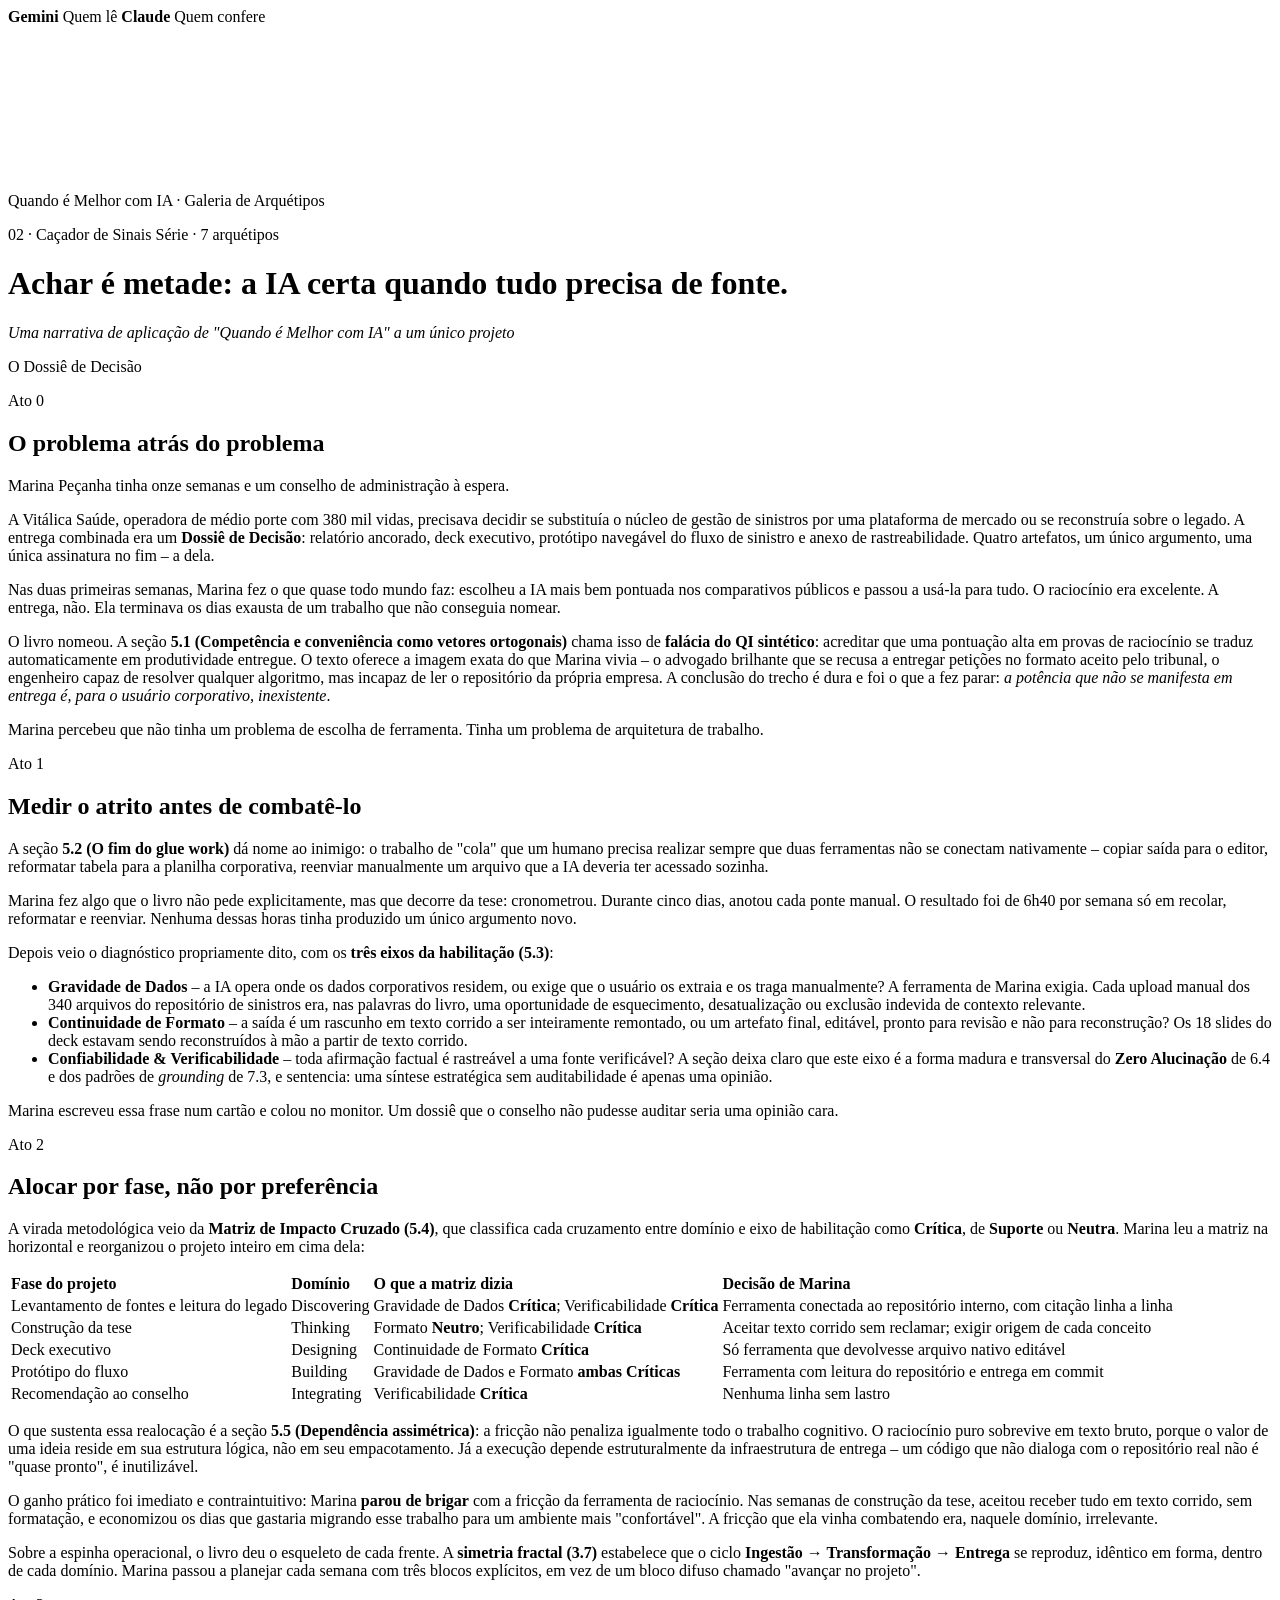
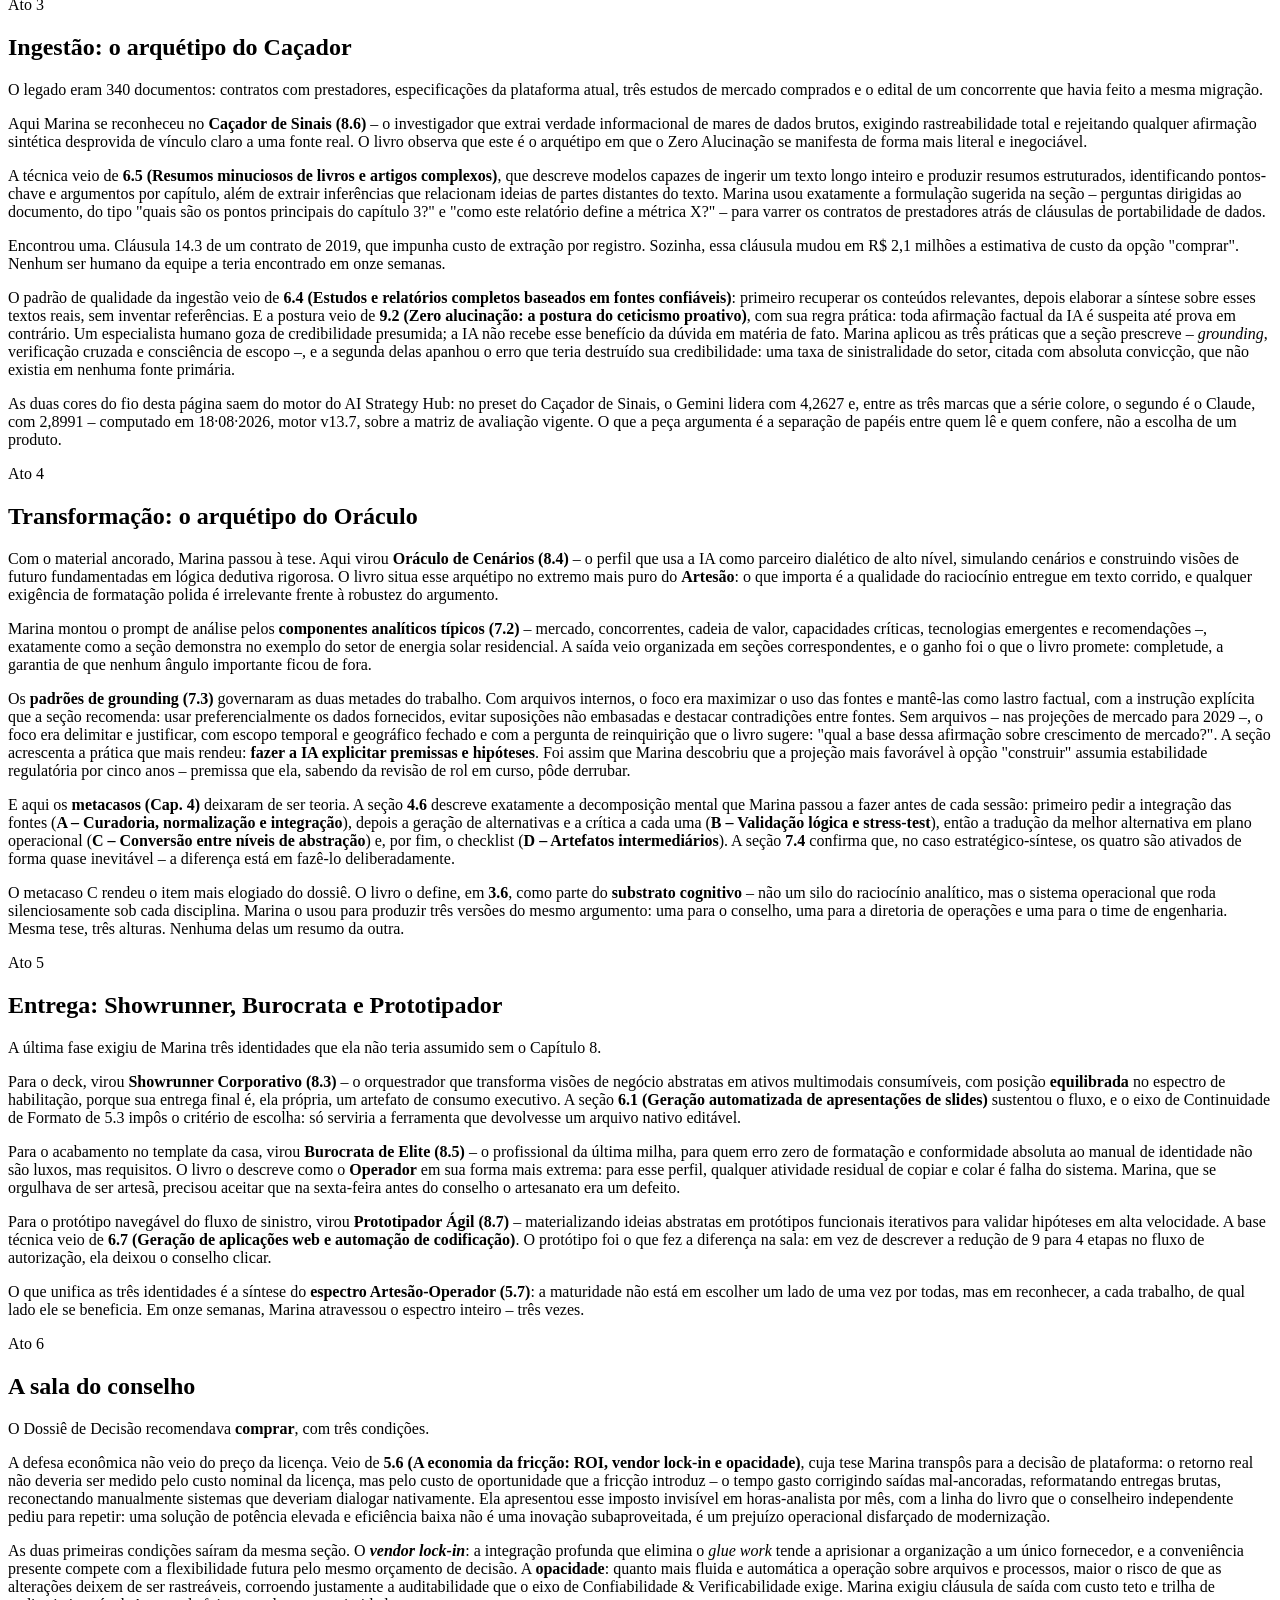
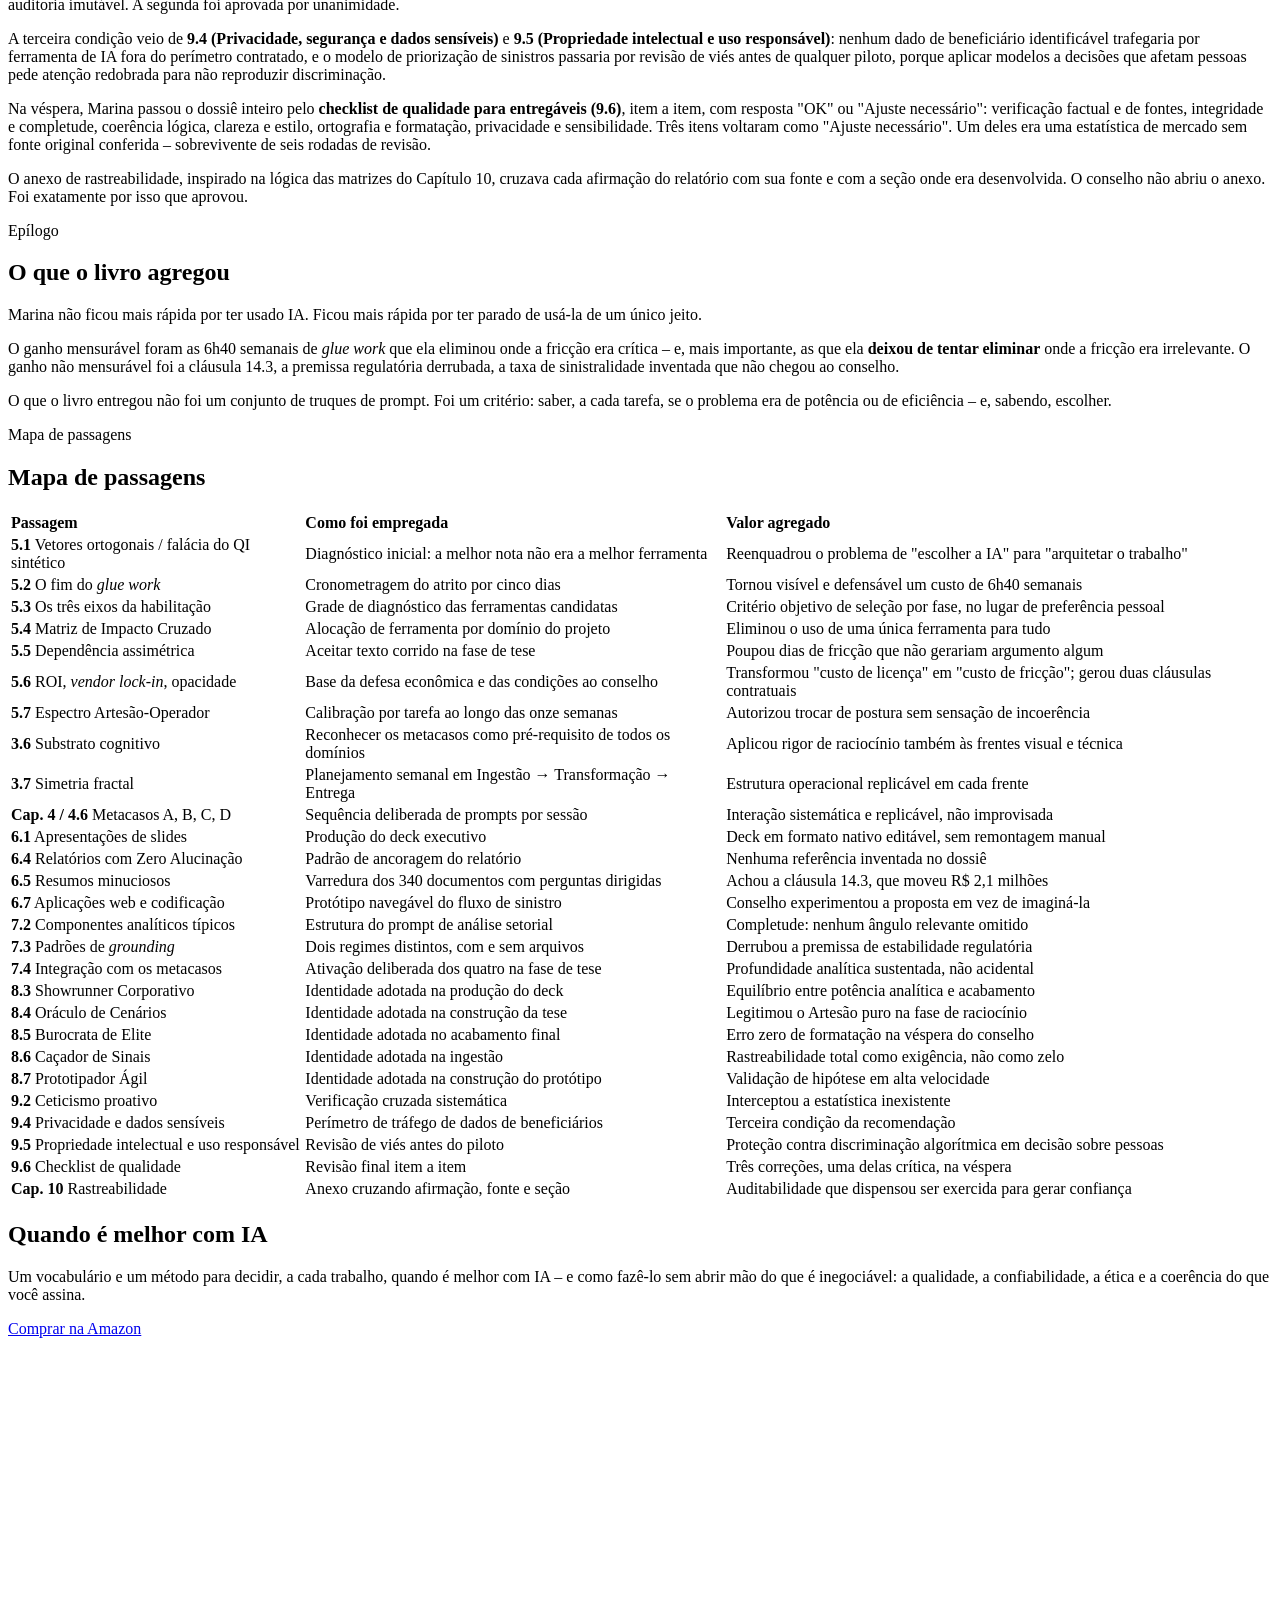
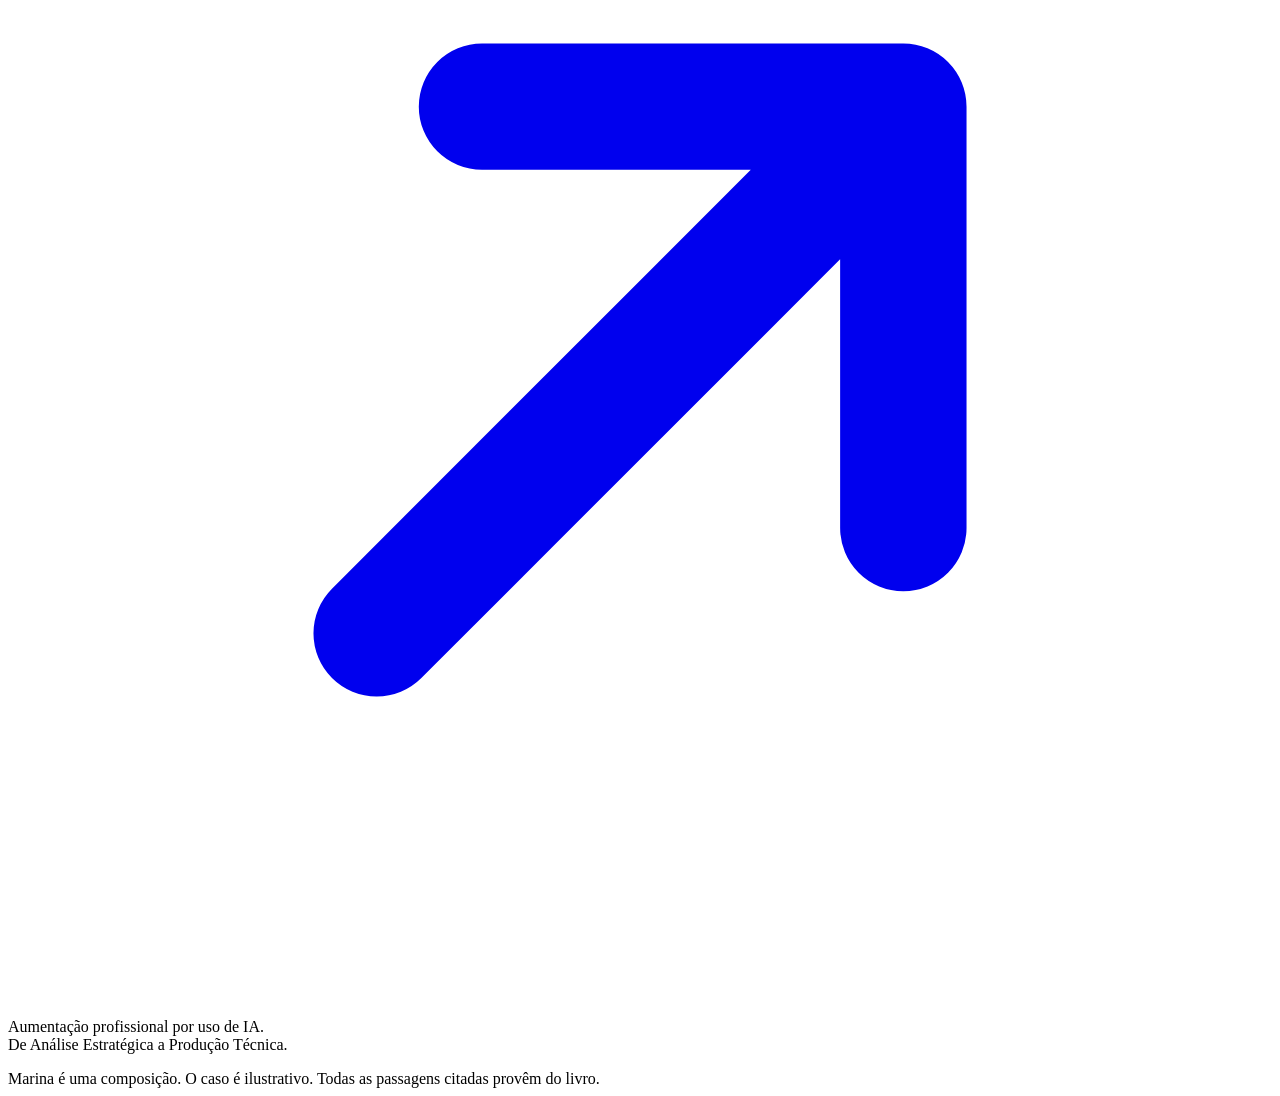
<file: artigos/achar-e-metade.html>
<!-- Artigo: Achar é metade: a IA certa quando tudo precisa de fonte. Fragmento injetado em #articleReader.
     Sem <html>/<head>/<style>/<script>: estilos em artigos/achar-e-metade.css,
     comportamento no bloco de script do index.html.
     Texto transportado de Narrativa_Marina_Dossie_de_Decisao.md (fonte do carrossel 02 da Galeria de Arquétipos). -->
<div id="legend" aria-hidden="true">
  <b><i style="background:#4285F4"></i><span data-i18n="art.mar.legenda.g" data-i18n-pt="Gemini">Gemini</span></b>
  <span data-i18n="art.mar.legenda.g2" data-i18n-pt="Quem lê">Quem lê</span>
  <b><i style="background:#d97757"></i><span data-i18n="art.mar.legenda.c" data-i18n-pt="Claude">Claude</span></b>
  <span data-i18n="art.mar.legenda.c2" data-i18n-pt="Quem confere">Quem confere</span>
</div>

<div class="wrap">
  <svg id="rail" aria-hidden="true"></svg>
  <div class="col">

    <header class="hero">
      <p class="kicker" data-i18n="art.mar.hero.kick" data-i18n-pt="Quando é Melhor com IA · Galeria de Arquétipos">Quando é Melhor com IA · Galeria de Arquétipos</p>
      <div class="badges">
        <span class="badge" data-i18n="art.mar.hero.b1" data-i18n-pt="02 · Caçador de Sinais">02 · Caçador de Sinais</span>
        <span class="badge" data-i18n="art.mar.hero.b2" data-i18n-pt="Série · 7 arquétipos">Série · 7 arquétipos</span>
      </div>
      <h1 data-i18n="art.mar.hero.title" data-i18n-pt="Achar é metade: a IA certa quando tudo precisa de fonte.">Achar é metade: a IA certa quando tudo precisa de fonte.</h1>
      <p class="lede" data-i18n="art.mar.hero.lede" data-i18n-html="1" data-i18n-pt="&lt;em&gt;Uma narrativa de aplicação de &quot;Quando é Melhor com IA&quot; a um único projeto&lt;/em&gt;"><em>Uma narrativa de aplicação de "Quando é Melhor com IA" a um único projeto</em></p>
      <p class="bridge" data-i18n="art.mar.hero.bridge" data-i18n-pt="O Dossiê de Decisão">O Dossiê de Decisão</p>
    </header>

<section class="node" id="n0"><span class="eyebrow" data-i18n="art.mar.ato0.eye" data-i18n-pt="Ato 0">Ato 0</span><h2 data-i18n="art.mar.ato0.h" data-i18n-pt="O problema atrás do problema">O problema atrás do problema</h2><p data-i18n="art.mar.ato0.p1" data-i18n-pt="Marina Peçanha tinha onze semanas e um conselho de administração à espera.">Marina Peçanha tinha onze semanas e um conselho de administração à espera.</p><p data-i18n="art.mar.ato0.p2" data-i18n-html="1" data-i18n-pt="A Vitálica Saúde, operadora de médio porte com 380 mil vidas, precisava decidir se substituía o núcleo de gestão de sinistros por uma plataforma de mercado ou se reconstruía sobre o legado. A entrega combinada era um &lt;strong&gt;Dossiê de Decisão&lt;/strong&gt;: relatório ancorado, deck executivo, protótipo navegável do fluxo de sinistro e anexo de rastreabilidade. Quatro artefatos, um único argumento, uma única assinatura no fim – a dela.">A Vitálica Saúde, operadora de médio porte com 380 mil vidas, precisava decidir se substituía o núcleo de gestão de sinistros por uma plataforma de mercado ou se reconstruía sobre o legado. A entrega combinada era um <strong>Dossiê de Decisão</strong>: relatório ancorado, deck executivo, protótipo navegável do fluxo de sinistro e anexo de rastreabilidade. Quatro artefatos, um único argumento, uma única assinatura no fim – a dela.</p><p data-i18n="art.mar.ato0.p3" data-i18n-pt="Nas duas primeiras semanas, Marina fez o que quase todo mundo faz: escolheu a IA mais bem pontuada nos comparativos públicos e passou a usá-la para tudo. O raciocínio era excelente. A entrega, não. Ela terminava os dias exausta de um trabalho que não conseguia nomear.">Nas duas primeiras semanas, Marina fez o que quase todo mundo faz: escolheu a IA mais bem pontuada nos comparativos públicos e passou a usá-la para tudo. O raciocínio era excelente. A entrega, não. Ela terminava os dias exausta de um trabalho que não conseguia nomear.</p><p data-i18n="art.mar.ato0.p4" data-i18n-html="1" data-i18n-pt="O livro nomeou. A seção &lt;strong&gt;5.1 (Competência e conveniência como vetores ortogonais)&lt;/strong&gt; chama isso de &lt;strong&gt;falácia do QI sintético&lt;/strong&gt;: acreditar que uma pontuação alta em provas de raciocínio se traduz automaticamente em produtividade entregue. O texto oferece a imagem exata do que Marina vivia – o advogado brilhante que se recusa a entregar petições no formato aceito pelo tribunal, o engenheiro capaz de resolver qualquer algoritmo, mas incapaz de ler o repositório da própria empresa. A conclusão do trecho é dura e foi o que a fez parar: &lt;em&gt;a potência que não se manifesta em entrega é, para o usuário corporativo, inexistente&lt;/em&gt;.">O livro nomeou. A seção <strong>5.1 (Competência e conveniência como vetores ortogonais)</strong> chama isso de <strong>falácia do QI sintético</strong>: acreditar que uma pontuação alta em provas de raciocínio se traduz automaticamente em produtividade entregue. O texto oferece a imagem exata do que Marina vivia – o advogado brilhante que se recusa a entregar petições no formato aceito pelo tribunal, o engenheiro capaz de resolver qualquer algoritmo, mas incapaz de ler o repositório da própria empresa. A conclusão do trecho é dura e foi o que a fez parar: <em>a potência que não se manifesta em entrega é, para o usuário corporativo, inexistente</em>.</p><p data-i18n="art.mar.ato0.p5" data-i18n-pt="Marina percebeu que não tinha um problema de escolha de ferramenta. Tinha um problema de arquitetura de trabalho.">Marina percebeu que não tinha um problema de escolha de ferramenta. Tinha um problema de arquitetura de trabalho.</p></section>
<section class="node" id="n1"><span class="eyebrow" data-i18n="art.mar.ato1.eye" data-i18n-pt="Ato 1">Ato 1</span><h2 data-i18n="art.mar.ato1.h" data-i18n-pt="Medir o atrito antes de combatê-lo">Medir o atrito antes de combatê-lo</h2><p data-i18n="art.mar.ato1.p1" data-i18n-html="1" data-i18n-pt="A seção &lt;strong&gt;5.2 (O fim do glue work)&lt;/strong&gt; dá nome ao inimigo: o trabalho de &quot;cola&quot; que um humano precisa realizar sempre que duas ferramentas não se conectam nativamente – copiar saída para o editor, reformatar tabela para a planilha corporativa, reenviar manualmente um arquivo que a IA deveria ter acessado sozinha.">A seção <strong>5.2 (O fim do glue work)</strong> dá nome ao inimigo: o trabalho de "cola" que um humano precisa realizar sempre que duas ferramentas não se conectam nativamente – copiar saída para o editor, reformatar tabela para a planilha corporativa, reenviar manualmente um arquivo que a IA deveria ter acessado sozinha.</p><p data-i18n="art.mar.ato1.p2" data-i18n-pt="Marina fez algo que o livro não pede explicitamente, mas que decorre da tese: cronometrou. Durante cinco dias, anotou cada ponte manual. O resultado foi de 6h40 por semana só em recolar, reformatar e reenviar. Nenhuma dessas horas tinha produzido um único argumento novo.">Marina fez algo que o livro não pede explicitamente, mas que decorre da tese: cronometrou. Durante cinco dias, anotou cada ponte manual. O resultado foi de 6h40 por semana só em recolar, reformatar e reenviar. Nenhuma dessas horas tinha produzido um único argumento novo.</p><p data-i18n="art.mar.ato1.p3" data-i18n-html="1" data-i18n-pt="Depois veio o diagnóstico propriamente dito, com os &lt;strong&gt;três eixos da habilitação (5.3)&lt;/strong&gt;:">Depois veio o diagnóstico propriamente dito, com os <strong>três eixos da habilitação (5.3)</strong>:</p><ul>
<li data-i18n="art.mar.ato1.li1" data-i18n-html="1" data-i18n-pt="&lt;strong&gt;Gravidade de Dados&lt;/strong&gt; – a IA opera onde os dados corporativos residem, ou exige que o usuário os extraia e os traga manualmente? A ferramenta de Marina exigia. Cada upload manual dos 340 arquivos do repositório de sinistros era, nas palavras do livro, uma oportunidade de esquecimento, desatualização ou exclusão indevida de contexto relevante."><strong>Gravidade de Dados</strong> – a IA opera onde os dados corporativos residem, ou exige que o usuário os extraia e os traga manualmente? A ferramenta de Marina exigia. Cada upload manual dos 340 arquivos do repositório de sinistros era, nas palavras do livro, uma oportunidade de esquecimento, desatualização ou exclusão indevida de contexto relevante.</li>
<li data-i18n="art.mar.ato1.li2" data-i18n-html="1" data-i18n-pt="&lt;strong&gt;Continuidade de Formato&lt;/strong&gt; – a saída é um rascunho em texto corrido a ser inteiramente remontado, ou um artefato final, editável, pronto para revisão e não para reconstrução? Os 18 slides do deck estavam sendo reconstruídos à mão a partir de texto corrido."><strong>Continuidade de Formato</strong> – a saída é um rascunho em texto corrido a ser inteiramente remontado, ou um artefato final, editável, pronto para revisão e não para reconstrução? Os 18 slides do deck estavam sendo reconstruídos à mão a partir de texto corrido.</li>
<li data-i18n="art.mar.ato1.li3" data-i18n-html="1" data-i18n-pt="&lt;strong&gt;Confiabilidade &amp;amp; Verificabilidade&lt;/strong&gt; – toda afirmação factual é rastreável a uma fonte verificável? A seção deixa claro que este eixo é a forma madura e transversal do &lt;strong&gt;Zero Alucinação&lt;/strong&gt; de 6.4 e dos padrões de &lt;em&gt;grounding&lt;/em&gt; de 7.3, e sentencia: uma síntese estratégica sem auditabilidade é apenas uma opinião."><strong>Confiabilidade &amp; Verificabilidade</strong> – toda afirmação factual é rastreável a uma fonte verificável? A seção deixa claro que este eixo é a forma madura e transversal do <strong>Zero Alucinação</strong> de 6.4 e dos padrões de <em>grounding</em> de 7.3, e sentencia: uma síntese estratégica sem auditabilidade é apenas uma opinião.</li>
</ul><p data-i18n="art.mar.ato1.p4" data-i18n-pt="Marina escreveu essa frase num cartão e colou no monitor. Um dossiê que o conselho não pudesse auditar seria uma opinião cara.">Marina escreveu essa frase num cartão e colou no monitor. Um dossiê que o conselho não pudesse auditar seria uma opinião cara.</p></section>
<section class="node" id="n2"><span class="eyebrow" data-i18n="art.mar.ato2.eye" data-i18n-pt="Ato 2">Ato 2</span><h2 data-i18n="art.mar.ato2.h" data-i18n-pt="Alocar por fase, não por preferência">Alocar por fase, não por preferência</h2><p data-i18n="art.mar.ato2.p1" data-i18n-html="1" data-i18n-pt="A virada metodológica veio da &lt;strong&gt;Matriz de Impacto Cruzado (5.4)&lt;/strong&gt;, que classifica cada cruzamento entre domínio e eixo de habilitação como &lt;strong&gt;Crítica&lt;/strong&gt;, de &lt;strong&gt;Suporte&lt;/strong&gt; ou &lt;strong&gt;Neutra&lt;/strong&gt;. Marina leu a matriz na horizontal e reorganizou o projeto inteiro em cima dela:">A virada metodológica veio da <strong>Matriz de Impacto Cruzado (5.4)</strong>, que classifica cada cruzamento entre domínio e eixo de habilitação como <strong>Crítica</strong>, de <strong>Suporte</strong> ou <strong>Neutra</strong>. Marina leu a matriz na horizontal e reorganizou o projeto inteiro em cima dela:</p><div class="tablewrap"><table>
<thead>
<tr>
<th style="text-align: left;"><span data-i18n="art.mar.ato2.th1" data-i18n-pt="Fase do projeto">Fase do projeto</span></th>
<th style="text-align: left;"><span data-i18n="art.mar.ato2.th2" data-i18n-pt="Domínio">Domínio</span></th>
<th style="text-align: left;"><span data-i18n="art.mar.ato2.th3" data-i18n-pt="O que a matriz dizia">O que a matriz dizia</span></th>
<th style="text-align: left;"><span data-i18n="art.mar.ato2.th4" data-i18n-pt="Decisão de Marina">Decisão de Marina</span></th>
</tr>
</thead>
<tbody>
<tr>
<td style="text-align: left;"><span data-i18n="art.mar.ato2.td1" data-i18n-pt="Levantamento de fontes e leitura do legado">Levantamento de fontes e leitura do legado</span></td>
<td style="text-align: left;"><span data-i18n="art.mar.ato2.td2" data-i18n-pt="Discovering">Discovering</span></td>
<td style="text-align: left;"><span data-i18n="art.mar.ato2.td3" data-i18n-html="1" data-i18n-pt="Gravidade de Dados &lt;strong&gt;Crítica&lt;/strong&gt;; Verificabilidade &lt;strong&gt;Crítica&lt;/strong&gt;">Gravidade de Dados <strong>Crítica</strong>; Verificabilidade <strong>Crítica</strong></span></td>
<td style="text-align: left;"><span data-i18n="art.mar.ato2.td4" data-i18n-pt="Ferramenta conectada ao repositório interno, com citação linha a linha">Ferramenta conectada ao repositório interno, com citação linha a linha</span></td>
</tr>
<tr>
<td style="text-align: left;"><span data-i18n="art.mar.ato2.td5" data-i18n-pt="Construção da tese">Construção da tese</span></td>
<td style="text-align: left;"><span data-i18n="art.mar.ato2.td6" data-i18n-pt="Thinking">Thinking</span></td>
<td style="text-align: left;"><span data-i18n="art.mar.ato2.td7" data-i18n-html="1" data-i18n-pt="Formato &lt;strong&gt;Neutro&lt;/strong&gt;; Verificabilidade &lt;strong&gt;Crítica&lt;/strong&gt;">Formato <strong>Neutro</strong>; Verificabilidade <strong>Crítica</strong></span></td>
<td style="text-align: left;"><span data-i18n="art.mar.ato2.td8" data-i18n-pt="Aceitar texto corrido sem reclamar; exigir origem de cada conceito">Aceitar texto corrido sem reclamar; exigir origem de cada conceito</span></td>
</tr>
<tr>
<td style="text-align: left;"><span data-i18n="art.mar.ato2.td9" data-i18n-pt="Deck executivo">Deck executivo</span></td>
<td style="text-align: left;"><span data-i18n="art.mar.ato2.td10" data-i18n-pt="Designing">Designing</span></td>
<td style="text-align: left;"><span data-i18n="art.mar.ato2.td11" data-i18n-html="1" data-i18n-pt="Continuidade de Formato &lt;strong&gt;Crítica&lt;/strong&gt;">Continuidade de Formato <strong>Crítica</strong></span></td>
<td style="text-align: left;"><span data-i18n="art.mar.ato2.td12" data-i18n-pt="Só ferramenta que devolvesse arquivo nativo editável">Só ferramenta que devolvesse arquivo nativo editável</span></td>
</tr>
<tr>
<td style="text-align: left;"><span data-i18n="art.mar.ato2.td13" data-i18n-pt="Protótipo do fluxo">Protótipo do fluxo</span></td>
<td style="text-align: left;"><span data-i18n="art.mar.ato2.td14" data-i18n-pt="Building">Building</span></td>
<td style="text-align: left;"><span data-i18n="art.mar.ato2.td15" data-i18n-html="1" data-i18n-pt="Gravidade de Dados e Formato &lt;strong&gt;ambas Críticas&lt;/strong&gt;">Gravidade de Dados e Formato <strong>ambas Críticas</strong></span></td>
<td style="text-align: left;"><span data-i18n="art.mar.ato2.td16" data-i18n-pt="Ferramenta com leitura do repositório e entrega em commit">Ferramenta com leitura do repositório e entrega em commit</span></td>
</tr>
<tr>
<td style="text-align: left;"><span data-i18n="art.mar.ato2.td17" data-i18n-pt="Recomendação ao conselho">Recomendação ao conselho</span></td>
<td style="text-align: left;"><span data-i18n="art.mar.ato2.td18" data-i18n-pt="Integrating">Integrating</span></td>
<td style="text-align: left;"><span data-i18n="art.mar.ato2.td19" data-i18n-html="1" data-i18n-pt="Verificabilidade &lt;strong&gt;Crítica&lt;/strong&gt;">Verificabilidade <strong>Crítica</strong></span></td>
<td style="text-align: left;"><span data-i18n="art.mar.ato2.td20" data-i18n-pt="Nenhuma linha sem lastro">Nenhuma linha sem lastro</span></td>
</tr>
</tbody>
</table></div><p data-i18n="art.mar.ato2.p2" data-i18n-html="1" data-i18n-pt="O que sustenta essa realocação é a seção &lt;strong&gt;5.5 (Dependência assimétrica)&lt;/strong&gt;: a fricção não penaliza igualmente todo o trabalho cognitivo. O raciocínio puro sobrevive em texto bruto, porque o valor de uma ideia reside em sua estrutura lógica, não em seu empacotamento. Já a execução depende estruturalmente da infraestrutura de entrega – um código que não dialoga com o repositório real não é &quot;quase pronto&quot;, é inutilizável.">O que sustenta essa realocação é a seção <strong>5.5 (Dependência assimétrica)</strong>: a fricção não penaliza igualmente todo o trabalho cognitivo. O raciocínio puro sobrevive em texto bruto, porque o valor de uma ideia reside em sua estrutura lógica, não em seu empacotamento. Já a execução depende estruturalmente da infraestrutura de entrega – um código que não dialoga com o repositório real não é "quase pronto", é inutilizável.</p><p data-i18n="art.mar.ato2.p3" data-i18n-html="1" data-i18n-pt="O ganho prático foi imediato e contraintuitivo: Marina &lt;strong&gt;parou de brigar&lt;/strong&gt; com a fricção da ferramenta de raciocínio. Nas semanas de construção da tese, aceitou receber tudo em texto corrido, sem formatação, e economizou os dias que gastaria migrando esse trabalho para um ambiente mais &quot;confortável&quot;. A fricção que ela vinha combatendo era, naquele domínio, irrelevante.">O ganho prático foi imediato e contraintuitivo: Marina <strong>parou de brigar</strong> com a fricção da ferramenta de raciocínio. Nas semanas de construção da tese, aceitou receber tudo em texto corrido, sem formatação, e economizou os dias que gastaria migrando esse trabalho para um ambiente mais "confortável". A fricção que ela vinha combatendo era, naquele domínio, irrelevante.</p><p data-i18n="art.mar.ato2.p4" data-i18n-html="1" data-i18n-pt="Sobre a espinha operacional, o livro deu o esqueleto de cada frente. A &lt;strong&gt;simetria fractal (3.7)&lt;/strong&gt; estabelece que o ciclo &lt;strong&gt;Ingestão → Transformação → Entrega&lt;/strong&gt; se reproduz, idêntico em forma, dentro de cada domínio. Marina passou a planejar cada semana com três blocos explícitos, em vez de um bloco difuso chamado &quot;avançar no projeto&quot;.">Sobre a espinha operacional, o livro deu o esqueleto de cada frente. A <strong>simetria fractal (3.7)</strong> estabelece que o ciclo <strong>Ingestão → Transformação → Entrega</strong> se reproduz, idêntico em forma, dentro de cada domínio. Marina passou a planejar cada semana com três blocos explícitos, em vez de um bloco difuso chamado "avançar no projeto".</p></section>
<section class="node" id="n3"><span class="eyebrow" data-i18n="art.mar.ato3.eye" data-i18n-pt="Ato 3">Ato 3</span><h2 data-i18n="art.mar.ato3.h" data-i18n-pt="Ingestão: o arquétipo do Caçador">Ingestão: o arquétipo do Caçador</h2><p data-i18n="art.mar.ato3.p1" data-i18n-pt="O legado eram 340 documentos: contratos com prestadores, especificações da plataforma atual, três estudos de mercado comprados e o edital de um concorrente que havia feito a mesma migração.">O legado eram 340 documentos: contratos com prestadores, especificações da plataforma atual, três estudos de mercado comprados e o edital de um concorrente que havia feito a mesma migração.</p><p data-i18n="art.mar.ato3.p2" data-i18n-html="1" data-i18n-pt="Aqui Marina se reconheceu no &lt;strong&gt;Caçador de Sinais (8.6)&lt;/strong&gt; – o investigador que extrai verdade informacional de mares de dados brutos, exigindo rastreabilidade total e rejeitando qualquer afirmação sintética desprovida de vínculo claro a uma fonte real. O livro observa que este é o arquétipo em que o Zero Alucinação se manifesta de forma mais literal e inegociável.">Aqui Marina se reconheceu no <strong>Caçador de Sinais (8.6)</strong> – o investigador que extrai verdade informacional de mares de dados brutos, exigindo rastreabilidade total e rejeitando qualquer afirmação sintética desprovida de vínculo claro a uma fonte real. O livro observa que este é o arquétipo em que o Zero Alucinação se manifesta de forma mais literal e inegociável.</p><p data-i18n="art.mar.ato3.p3" data-i18n-html="1" data-i18n-pt="A técnica veio de &lt;strong&gt;6.5 (Resumos minuciosos de livros e artigos complexos)&lt;/strong&gt;, que descreve modelos capazes de ingerir um texto longo inteiro e produzir resumos estruturados, identificando pontos-chave e argumentos por capítulo, além de extrair inferências que relacionam ideias de partes distantes do texto. Marina usou exatamente a formulação sugerida na seção – perguntas dirigidas ao documento, do tipo &quot;quais são os pontos principais do capítulo 3?&quot; e &quot;como este relatório define a métrica X?&quot; – para varrer os contratos de prestadores atrás de cláusulas de portabilidade de dados.">A técnica veio de <strong>6.5 (Resumos minuciosos de livros e artigos complexos)</strong>, que descreve modelos capazes de ingerir um texto longo inteiro e produzir resumos estruturados, identificando pontos-chave e argumentos por capítulo, além de extrair inferências que relacionam ideias de partes distantes do texto. Marina usou exatamente a formulação sugerida na seção – perguntas dirigidas ao documento, do tipo "quais são os pontos principais do capítulo 3?" e "como este relatório define a métrica X?" – para varrer os contratos de prestadores atrás de cláusulas de portabilidade de dados.</p><p data-i18n="art.mar.ato3.p4" data-i18n-pt="Encontrou uma. Cláusula 14.3 de um contrato de 2019, que impunha custo de extração por registro. Sozinha, essa cláusula mudou em R$ 2,1 milhões a estimativa de custo da opção &quot;comprar&quot;. Nenhum ser humano da equipe a teria encontrado em onze semanas.">Encontrou uma. Cláusula 14.3 de um contrato de 2019, que impunha custo de extração por registro. Sozinha, essa cláusula mudou em R$ 2,1 milhões a estimativa de custo da opção "comprar". Nenhum ser humano da equipe a teria encontrado em onze semanas.</p><p data-i18n="art.mar.ato3.p5" data-i18n-html="1" data-i18n-pt="O padrão de qualidade da ingestão veio de &lt;strong&gt;6.4 (Estudos e relatórios completos baseados em fontes confiáveis)&lt;/strong&gt;: primeiro recuperar os conteúdos relevantes, depois elaborar a síntese sobre esses textos reais, sem inventar referências. E a postura veio de &lt;strong&gt;9.2 (Zero alucinação: a postura do ceticismo proativo)&lt;/strong&gt;, com sua regra prática: toda afirmação factual da IA é suspeita até prova em contrário. Um especialista humano goza de credibilidade presumida; a IA não recebe esse benefício da dúvida em matéria de fato. Marina aplicou as três práticas que a seção prescreve – &lt;em&gt;grounding&lt;/em&gt;, verificação cruzada e consciência de escopo –, e a segunda delas apanhou o erro que teria destruído sua credibilidade: uma taxa de sinistralidade do setor, citada com absoluta convicção, que não existia em nenhuma fonte primária.">O padrão de qualidade da ingestão veio de <strong>6.4 (Estudos e relatórios completos baseados em fontes confiáveis)</strong>: primeiro recuperar os conteúdos relevantes, depois elaborar a síntese sobre esses textos reais, sem inventar referências. E a postura veio de <strong>9.2 (Zero alucinação: a postura do ceticismo proativo)</strong>, com sua regra prática: toda afirmação factual da IA é suspeita até prova em contrário. Um especialista humano goza de credibilidade presumida; a IA não recebe esse benefício da dúvida em matéria de fato. Marina aplicou as três práticas que a seção prescreve – <em>grounding</em>, verificação cruzada e consciência de escopo –, e a segunda delas apanhou o erro que teria destruído sua credibilidade: uma taxa de sinistralidade do setor, citada com absoluta convicção, que não existia em nenhuma fonte primária.</p><p class="prov" data-i18n="art.mar.ato3.prov" data-i18n-pt="As duas cores do fio desta página saem do motor do AI Strategy Hub: no preset do Caçador de Sinais, o Gemini lidera com 4,2627 e, entre as três marcas que a série colore, o segundo é o Claude, com 2,8991 – computado em 18·08·2026, motor v13.7, sobre a matriz de avaliação vigente. O que a peça argumenta é a separação de papéis entre quem lê e quem confere, não a escolha de um produto.">As duas cores do fio desta página saem do motor do AI Strategy Hub: no preset do Caçador de Sinais, o Gemini lidera com 4,2627 e, entre as três marcas que a série colore, o segundo é o Claude, com 2,8991 – computado em 18·08·2026, motor v13.7, sobre a matriz de avaliação vigente. O que a peça argumenta é a separação de papéis entre quem lê e quem confere, não a escolha de um produto.</p></section>
<section class="node" id="n4"><span class="eyebrow" data-i18n="art.mar.ato4.eye" data-i18n-pt="Ato 4">Ato 4</span><h2 data-i18n="art.mar.ato4.h" data-i18n-pt="Transformação: o arquétipo do Oráculo">Transformação: o arquétipo do Oráculo</h2><p data-i18n="art.mar.ato4.p1" data-i18n-html="1" data-i18n-pt="Com o material ancorado, Marina passou à tese. Aqui virou &lt;strong&gt;Oráculo de Cenários (8.4)&lt;/strong&gt; – o perfil que usa a IA como parceiro dialético de alto nível, simulando cenários e construindo visões de futuro fundamentadas em lógica dedutiva rigorosa. O livro situa esse arquétipo no extremo mais puro do &lt;strong&gt;Artesão&lt;/strong&gt;: o que importa é a qualidade do raciocínio entregue em texto corrido, e qualquer exigência de formatação polida é irrelevante frente à robustez do argumento.">Com o material ancorado, Marina passou à tese. Aqui virou <strong>Oráculo de Cenários (8.4)</strong> – o perfil que usa a IA como parceiro dialético de alto nível, simulando cenários e construindo visões de futuro fundamentadas em lógica dedutiva rigorosa. O livro situa esse arquétipo no extremo mais puro do <strong>Artesão</strong>: o que importa é a qualidade do raciocínio entregue em texto corrido, e qualquer exigência de formatação polida é irrelevante frente à robustez do argumento.</p><p data-i18n="art.mar.ato4.p2" data-i18n-html="1" data-i18n-pt="Marina montou o prompt de análise pelos &lt;strong&gt;componentes analíticos típicos (7.2)&lt;/strong&gt; – mercado, concorrentes, cadeia de valor, capacidades críticas, tecnologias emergentes e recomendações –, exatamente como a seção demonstra no exemplo do setor de energia solar residencial. A saída veio organizada em seções correspondentes, e o ganho foi o que o livro promete: completude, a garantia de que nenhum ângulo importante ficou de fora.">Marina montou o prompt de análise pelos <strong>componentes analíticos típicos (7.2)</strong> – mercado, concorrentes, cadeia de valor, capacidades críticas, tecnologias emergentes e recomendações –, exatamente como a seção demonstra no exemplo do setor de energia solar residencial. A saída veio organizada em seções correspondentes, e o ganho foi o que o livro promete: completude, a garantia de que nenhum ângulo importante ficou de fora.</p><p data-i18n="art.mar.ato4.p3" data-i18n-html="1" data-i18n-pt="Os &lt;strong&gt;padrões de grounding (7.3)&lt;/strong&gt; governaram as duas metades do trabalho. Com arquivos internos, o foco era maximizar o uso das fontes e mantê-las como lastro factual, com a instrução explícita que a seção recomenda: usar preferencialmente os dados fornecidos, evitar suposições não embasadas e destacar contradições entre fontes. Sem arquivos – nas projeções de mercado para 2029 –, o foco era delimitar e justificar, com escopo temporal e geográfico fechado e com a pergunta de reinquirição que o livro sugere: &quot;qual a base dessa afirmação sobre crescimento de mercado?&quot;. A seção acrescenta a prática que mais rendeu: &lt;strong&gt;fazer a IA explicitar premissas e hipóteses&lt;/strong&gt;. Foi assim que Marina descobriu que a projeção mais favorável à opção &quot;construir&quot; assumia estabilidade regulatória por cinco anos – premissa que ela, sabendo da revisão de rol em curso, pôde derrubar.">Os <strong>padrões de grounding (7.3)</strong> governaram as duas metades do trabalho. Com arquivos internos, o foco era maximizar o uso das fontes e mantê-las como lastro factual, com a instrução explícita que a seção recomenda: usar preferencialmente os dados fornecidos, evitar suposições não embasadas e destacar contradições entre fontes. Sem arquivos – nas projeções de mercado para 2029 –, o foco era delimitar e justificar, com escopo temporal e geográfico fechado e com a pergunta de reinquirição que o livro sugere: "qual a base dessa afirmação sobre crescimento de mercado?". A seção acrescenta a prática que mais rendeu: <strong>fazer a IA explicitar premissas e hipóteses</strong>. Foi assim que Marina descobriu que a projeção mais favorável à opção "construir" assumia estabilidade regulatória por cinco anos – premissa que ela, sabendo da revisão de rol em curso, pôde derrubar.</p><p data-i18n="art.mar.ato4.p4" data-i18n-html="1" data-i18n-pt="E aqui os &lt;strong&gt;metacasos (Cap. 4)&lt;/strong&gt; deixaram de ser teoria. A seção &lt;strong&gt;4.6&lt;/strong&gt; descreve exatamente a decomposição mental que Marina passou a fazer antes de cada sessão: primeiro pedir a integração das fontes (&lt;strong&gt;A – Curadoria, normalização e integração&lt;/strong&gt;), depois a geração de alternativas e a crítica a cada uma (&lt;strong&gt;B – Validação lógica e stress-test&lt;/strong&gt;), então a tradução da melhor alternativa em plano operacional (&lt;strong&gt;C – Conversão entre níveis de abstração&lt;/strong&gt;) e, por fim, o checklist (&lt;strong&gt;D – Artefatos intermediários&lt;/strong&gt;). A seção &lt;strong&gt;7.4&lt;/strong&gt; confirma que, no caso estratégico-síntese, os quatro são ativados de forma quase inevitável – a diferença está em fazê-lo deliberadamente.">E aqui os <strong>metacasos (Cap. 4)</strong> deixaram de ser teoria. A seção <strong>4.6</strong> descreve exatamente a decomposição mental que Marina passou a fazer antes de cada sessão: primeiro pedir a integração das fontes (<strong>A – Curadoria, normalização e integração</strong>), depois a geração de alternativas e a crítica a cada uma (<strong>B – Validação lógica e stress-test</strong>), então a tradução da melhor alternativa em plano operacional (<strong>C – Conversão entre níveis de abstração</strong>) e, por fim, o checklist (<strong>D – Artefatos intermediários</strong>). A seção <strong>7.4</strong> confirma que, no caso estratégico-síntese, os quatro são ativados de forma quase inevitável – a diferença está em fazê-lo deliberadamente.</p><p data-i18n="art.mar.ato4.p5" data-i18n-html="1" data-i18n-pt="O metacaso C rendeu o item mais elogiado do dossiê. O livro o define, em &lt;strong&gt;3.6&lt;/strong&gt;, como parte do &lt;strong&gt;substrato cognitivo&lt;/strong&gt; – não um silo do raciocínio analítico, mas o sistema operacional que roda silenciosamente sob cada disciplina. Marina o usou para produzir três versões do mesmo argumento: uma para o conselho, uma para a diretoria de operações e uma para o time de engenharia. Mesma tese, três alturas. Nenhuma delas um resumo da outra.">O metacaso C rendeu o item mais elogiado do dossiê. O livro o define, em <strong>3.6</strong>, como parte do <strong>substrato cognitivo</strong> – não um silo do raciocínio analítico, mas o sistema operacional que roda silenciosamente sob cada disciplina. Marina o usou para produzir três versões do mesmo argumento: uma para o conselho, uma para a diretoria de operações e uma para o time de engenharia. Mesma tese, três alturas. Nenhuma delas um resumo da outra.</p></section>
<section class="node" id="n5"><span class="eyebrow" data-i18n="art.mar.ato5.eye" data-i18n-pt="Ato 5">Ato 5</span><h2 data-i18n="art.mar.ato5.h" data-i18n-pt="Entrega: Showrunner, Burocrata e Prototipador">Entrega: Showrunner, Burocrata e Prototipador</h2><p data-i18n="art.mar.ato5.p1" data-i18n-pt="A última fase exigiu de Marina três identidades que ela não teria assumido sem o Capítulo 8.">A última fase exigiu de Marina três identidades que ela não teria assumido sem o Capítulo 8.</p><p data-i18n="art.mar.ato5.p2" data-i18n-html="1" data-i18n-pt="Para o deck, virou &lt;strong&gt;Showrunner Corporativo (8.3)&lt;/strong&gt; – o orquestrador que transforma visões de negócio abstratas em ativos multimodais consumíveis, com posição &lt;strong&gt;equilibrada&lt;/strong&gt; no espectro de habilitação, porque sua entrega final é, ela própria, um artefato de consumo executivo. A seção &lt;strong&gt;6.1 (Geração automatizada de apresentações de slides)&lt;/strong&gt; sustentou o fluxo, e o eixo de Continuidade de Formato de 5.3 impôs o critério de escolha: só serviria a ferramenta que devolvesse um arquivo nativo editável.">Para o deck, virou <strong>Showrunner Corporativo (8.3)</strong> – o orquestrador que transforma visões de negócio abstratas em ativos multimodais consumíveis, com posição <strong>equilibrada</strong> no espectro de habilitação, porque sua entrega final é, ela própria, um artefato de consumo executivo. A seção <strong>6.1 (Geração automatizada de apresentações de slides)</strong> sustentou o fluxo, e o eixo de Continuidade de Formato de 5.3 impôs o critério de escolha: só serviria a ferramenta que devolvesse um arquivo nativo editável.</p><p data-i18n="art.mar.ato5.p3" data-i18n-html="1" data-i18n-pt="Para o acabamento no template da casa, virou &lt;strong&gt;Burocrata de Elite (8.5)&lt;/strong&gt; – o profissional da última milha, para quem erro zero de formatação e conformidade absoluta ao manual de identidade não são luxos, mas requisitos. O livro o descreve como o &lt;strong&gt;Operador&lt;/strong&gt; em sua forma mais extrema: para esse perfil, qualquer atividade residual de copiar e colar é falha do sistema. Marina, que se orgulhava de ser artesã, precisou aceitar que na sexta-feira antes do conselho o artesanato era um defeito.">Para o acabamento no template da casa, virou <strong>Burocrata de Elite (8.5)</strong> – o profissional da última milha, para quem erro zero de formatação e conformidade absoluta ao manual de identidade não são luxos, mas requisitos. O livro o descreve como o <strong>Operador</strong> em sua forma mais extrema: para esse perfil, qualquer atividade residual de copiar e colar é falha do sistema. Marina, que se orgulhava de ser artesã, precisou aceitar que na sexta-feira antes do conselho o artesanato era um defeito.</p><p data-i18n="art.mar.ato5.p4" data-i18n-html="1" data-i18n-pt="Para o protótipo navegável do fluxo de sinistro, virou &lt;strong&gt;Prototipador Ágil (8.7)&lt;/strong&gt; – materializando ideias abstratas em protótipos funcionais iterativos para validar hipóteses em alta velocidade. A base técnica veio de &lt;strong&gt;6.7 (Geração de aplicações web e automação de codificação)&lt;/strong&gt;. O protótipo foi o que fez a diferença na sala: em vez de descrever a redução de 9 para 4 etapas no fluxo de autorização, ela deixou o conselho clicar.">Para o protótipo navegável do fluxo de sinistro, virou <strong>Prototipador Ágil (8.7)</strong> – materializando ideias abstratas em protótipos funcionais iterativos para validar hipóteses em alta velocidade. A base técnica veio de <strong>6.7 (Geração de aplicações web e automação de codificação)</strong>. O protótipo foi o que fez a diferença na sala: em vez de descrever a redução de 9 para 4 etapas no fluxo de autorização, ela deixou o conselho clicar.</p><p data-i18n="art.mar.ato5.p5" data-i18n-html="1" data-i18n-pt="O que unifica as três identidades é a síntese do &lt;strong&gt;espectro Artesão-Operador (5.7)&lt;/strong&gt;: a maturidade não está em escolher um lado de uma vez por todas, mas em reconhecer, a cada trabalho, de qual lado ele se beneficia. Em onze semanas, Marina atravessou o espectro inteiro – três vezes.">O que unifica as três identidades é a síntese do <strong>espectro Artesão-Operador (5.7)</strong>: a maturidade não está em escolher um lado de uma vez por todas, mas em reconhecer, a cada trabalho, de qual lado ele se beneficia. Em onze semanas, Marina atravessou o espectro inteiro – três vezes.</p></section>
<section class="node" id="n6"><span class="eyebrow" data-i18n="art.mar.ato6.eye" data-i18n-pt="Ato 6">Ato 6</span><h2 data-i18n="art.mar.ato6.h" data-i18n-pt="A sala do conselho">A sala do conselho</h2><p data-i18n="art.mar.ato6.p1" data-i18n-html="1" data-i18n-pt="O Dossiê de Decisão recomendava &lt;strong&gt;comprar&lt;/strong&gt;, com três condições.">O Dossiê de Decisão recomendava <strong>comprar</strong>, com três condições.</p><p data-i18n="art.mar.ato6.p2" data-i18n-html="1" data-i18n-pt="A defesa econômica não veio do preço da licença. Veio de &lt;strong&gt;5.6 (A economia da fricção: ROI, vendor lock-in e opacidade)&lt;/strong&gt;, cuja tese Marina transpôs para a decisão de plataforma: o retorno real não deveria ser medido pelo custo nominal da licença, mas pelo custo de oportunidade que a fricção introduz – o tempo gasto corrigindo saídas mal-ancoradas, reformatando entregas brutas, reconectando manualmente sistemas que deveriam dialogar nativamente. Ela apresentou esse imposto invisível em horas-analista por mês, com a linha do livro que o conselheiro independente pediu para repetir: uma solução de potência elevada e eficiência baixa não é uma inovação subaproveitada, é um prejuízo operacional disfarçado de modernização.">A defesa econômica não veio do preço da licença. Veio de <strong>5.6 (A economia da fricção: ROI, vendor lock-in e opacidade)</strong>, cuja tese Marina transpôs para a decisão de plataforma: o retorno real não deveria ser medido pelo custo nominal da licença, mas pelo custo de oportunidade que a fricção introduz – o tempo gasto corrigindo saídas mal-ancoradas, reformatando entregas brutas, reconectando manualmente sistemas que deveriam dialogar nativamente. Ela apresentou esse imposto invisível em horas-analista por mês, com a linha do livro que o conselheiro independente pediu para repetir: uma solução de potência elevada e eficiência baixa não é uma inovação subaproveitada, é um prejuízo operacional disfarçado de modernização.</p><p data-i18n="art.mar.ato6.p3" data-i18n-html="1" data-i18n-pt="As duas primeiras condições saíram da mesma seção. O &lt;strong&gt;&lt;em&gt;vendor lock-in&lt;/em&gt;&lt;/strong&gt;: a integração profunda que elimina o &lt;em&gt;glue work&lt;/em&gt; tende a aprisionar a organização a um único fornecedor, e a conveniência presente compete com a flexibilidade futura pelo mesmo orçamento de decisão. A &lt;strong&gt;opacidade&lt;/strong&gt;: quanto mais fluida e automática a operação sobre arquivos e processos, maior o risco de que as alterações deixem de ser rastreáveis, corroendo justamente a auditabilidade que o eixo de Confiabilidade &amp; Verificabilidade exige. Marina exigiu cláusula de saída com custo teto e trilha de auditoria imutável. A segunda foi aprovada por unanimidade.">As duas primeiras condições saíram da mesma seção. O <strong><em>vendor lock-in</em></strong>: a integração profunda que elimina o <em>glue work</em> tende a aprisionar a organização a um único fornecedor, e a conveniência presente compete com a flexibilidade futura pelo mesmo orçamento de decisão. A <strong>opacidade</strong>: quanto mais fluida e automática a operação sobre arquivos e processos, maior o risco de que as alterações deixem de ser rastreáveis, corroendo justamente a auditabilidade que o eixo de Confiabilidade &amp; Verificabilidade exige. Marina exigiu cláusula de saída com custo teto e trilha de auditoria imutável. A segunda foi aprovada por unanimidade.</p><p data-i18n="art.mar.ato6.p4" data-i18n-html="1" data-i18n-pt="A terceira condição veio de &lt;strong&gt;9.4 (Privacidade, segurança e dados sensíveis)&lt;/strong&gt; e &lt;strong&gt;9.5 (Propriedade intelectual e uso responsável)&lt;/strong&gt;: nenhum dado de beneficiário identificável trafegaria por ferramenta de IA fora do perímetro contratado, e o modelo de priorização de sinistros passaria por revisão de viés antes de qualquer piloto, porque aplicar modelos a decisões que afetam pessoas pede atenção redobrada para não reproduzir discriminação.">A terceira condição veio de <strong>9.4 (Privacidade, segurança e dados sensíveis)</strong> e <strong>9.5 (Propriedade intelectual e uso responsável)</strong>: nenhum dado de beneficiário identificável trafegaria por ferramenta de IA fora do perímetro contratado, e o modelo de priorização de sinistros passaria por revisão de viés antes de qualquer piloto, porque aplicar modelos a decisões que afetam pessoas pede atenção redobrada para não reproduzir discriminação.</p><p data-i18n="art.mar.ato6.p5" data-i18n-html="1" data-i18n-pt="Na véspera, Marina passou o dossiê inteiro pelo &lt;strong&gt;checklist de qualidade para entregáveis (9.6)&lt;/strong&gt;, item a item, com resposta &quot;OK&quot; ou &quot;Ajuste necessário&quot;: verificação factual e de fontes, integridade e completude, coerência lógica, clareza e estilo, ortografia e formatação, privacidade e sensibilidade. Três itens voltaram como &quot;Ajuste necessário&quot;. Um deles era uma estatística de mercado sem fonte original conferida – sobrevivente de seis rodadas de revisão.">Na véspera, Marina passou o dossiê inteiro pelo <strong>checklist de qualidade para entregáveis (9.6)</strong>, item a item, com resposta "OK" ou "Ajuste necessário": verificação factual e de fontes, integridade e completude, coerência lógica, clareza e estilo, ortografia e formatação, privacidade e sensibilidade. Três itens voltaram como "Ajuste necessário". Um deles era uma estatística de mercado sem fonte original conferida – sobrevivente de seis rodadas de revisão.</p><p data-i18n="art.mar.ato6.p6" data-i18n-pt="O anexo de rastreabilidade, inspirado na lógica das matrizes do Capítulo 10, cruzava cada afirmação do relatório com sua fonte e com a seção onde era desenvolvida. O conselho não abriu o anexo. Foi exatamente por isso que aprovou.">O anexo de rastreabilidade, inspirado na lógica das matrizes do Capítulo 10, cruzava cada afirmação do relatório com sua fonte e com a seção onde era desenvolvida. O conselho não abriu o anexo. Foi exatamente por isso que aprovou.</p></section>
<section class="node" id="n7"><span class="eyebrow" data-i18n="art.mar.epilogo.eye" data-i18n-pt="Epílogo">Epílogo</span><h2 data-i18n="art.mar.epilogo.h" data-i18n-pt="O que o livro agregou">O que o livro agregou</h2><p data-i18n="art.mar.epilogo.p1" data-i18n-pt="Marina não ficou mais rápida por ter usado IA. Ficou mais rápida por ter parado de usá-la de um único jeito.">Marina não ficou mais rápida por ter usado IA. Ficou mais rápida por ter parado de usá-la de um único jeito.</p><p data-i18n="art.mar.epilogo.p2" data-i18n-html="1" data-i18n-pt="O ganho mensurável foram as 6h40 semanais de &lt;em&gt;glue work&lt;/em&gt; que ela eliminou onde a fricção era crítica – e, mais importante, as que ela &lt;strong&gt;deixou de tentar eliminar&lt;/strong&gt; onde a fricção era irrelevante. O ganho não mensurável foi a cláusula 14.3, a premissa regulatória derrubada, a taxa de sinistralidade inventada que não chegou ao conselho.">O ganho mensurável foram as 6h40 semanais de <em>glue work</em> que ela eliminou onde a fricção era crítica – e, mais importante, as que ela <strong>deixou de tentar eliminar</strong> onde a fricção era irrelevante. O ganho não mensurável foi a cláusula 14.3, a premissa regulatória derrubada, a taxa de sinistralidade inventada que não chegou ao conselho.</p><p data-i18n="art.mar.epilogo.p3" data-i18n-pt="O que o livro entregou não foi um conjunto de truques de prompt. Foi um critério: saber, a cada tarefa, se o problema era de potência ou de eficiência – e, sabendo, escolher.">O que o livro entregou não foi um conjunto de truques de prompt. Foi um critério: saber, a cada tarefa, se o problema era de potência ou de eficiência – e, sabendo, escolher.</p></section>
<section class="node" id="n8"><span class="eyebrow" data-i18n="art.mar.mapa.eye" data-i18n-pt="Mapa de passagens">Mapa de passagens</span><h2 data-i18n="art.mar.mapa.h" data-i18n-pt="Mapa de passagens">Mapa de passagens</h2><div class="tablewrap"><table>
<thead>
<tr>
<th style="text-align: left;"><span data-i18n="art.mar.mapa.th1" data-i18n-pt="Passagem">Passagem</span></th>
<th style="text-align: left;"><span data-i18n="art.mar.mapa.th2" data-i18n-pt="Como foi empregada">Como foi empregada</span></th>
<th style="text-align: left;"><span data-i18n="art.mar.mapa.th3" data-i18n-pt="Valor agregado">Valor agregado</span></th>
</tr>
</thead>
<tbody>
<tr>
<td style="text-align: left;"><span data-i18n="art.mar.mapa.td1" data-i18n-html="1" data-i18n-pt="&lt;strong&gt;5.1&lt;/strong&gt; Vetores ortogonais / falácia do QI sintético"><strong>5.1</strong> Vetores ortogonais / falácia do QI sintético</span></td>
<td style="text-align: left;"><span data-i18n="art.mar.mapa.td2" data-i18n-pt="Diagnóstico inicial: a melhor nota não era a melhor ferramenta">Diagnóstico inicial: a melhor nota não era a melhor ferramenta</span></td>
<td style="text-align: left;"><span data-i18n="art.mar.mapa.td3" data-i18n-pt="Reenquadrou o problema de &quot;escolher a IA&quot; para &quot;arquitetar o trabalho&quot;">Reenquadrou o problema de "escolher a IA" para "arquitetar o trabalho"</span></td>
</tr>
<tr>
<td style="text-align: left;"><span data-i18n="art.mar.mapa.td4" data-i18n-html="1" data-i18n-pt="&lt;strong&gt;5.2&lt;/strong&gt; O fim do &lt;em&gt;glue work&lt;/em&gt;"><strong>5.2</strong> O fim do <em>glue work</em></span></td>
<td style="text-align: left;"><span data-i18n="art.mar.mapa.td5" data-i18n-pt="Cronometragem do atrito por cinco dias">Cronometragem do atrito por cinco dias</span></td>
<td style="text-align: left;"><span data-i18n="art.mar.mapa.td6" data-i18n-pt="Tornou visível e defensável um custo de 6h40 semanais">Tornou visível e defensável um custo de 6h40 semanais</span></td>
</tr>
<tr>
<td style="text-align: left;"><span data-i18n="art.mar.mapa.td7" data-i18n-html="1" data-i18n-pt="&lt;strong&gt;5.3&lt;/strong&gt; Os três eixos da habilitação"><strong>5.3</strong> Os três eixos da habilitação</span></td>
<td style="text-align: left;"><span data-i18n="art.mar.mapa.td8" data-i18n-pt="Grade de diagnóstico das ferramentas candidatas">Grade de diagnóstico das ferramentas candidatas</span></td>
<td style="text-align: left;"><span data-i18n="art.mar.mapa.td9" data-i18n-pt="Critério objetivo de seleção por fase, no lugar de preferência pessoal">Critério objetivo de seleção por fase, no lugar de preferência pessoal</span></td>
</tr>
<tr>
<td style="text-align: left;"><span data-i18n="art.mar.mapa.td10" data-i18n-html="1" data-i18n-pt="&lt;strong&gt;5.4&lt;/strong&gt; Matriz de Impacto Cruzado"><strong>5.4</strong> Matriz de Impacto Cruzado</span></td>
<td style="text-align: left;"><span data-i18n="art.mar.mapa.td11" data-i18n-pt="Alocação de ferramenta por domínio do projeto">Alocação de ferramenta por domínio do projeto</span></td>
<td style="text-align: left;"><span data-i18n="art.mar.mapa.td12" data-i18n-pt="Eliminou o uso de uma única ferramenta para tudo">Eliminou o uso de uma única ferramenta para tudo</span></td>
</tr>
<tr>
<td style="text-align: left;"><span data-i18n="art.mar.mapa.td13" data-i18n-html="1" data-i18n-pt="&lt;strong&gt;5.5&lt;/strong&gt; Dependência assimétrica"><strong>5.5</strong> Dependência assimétrica</span></td>
<td style="text-align: left;"><span data-i18n="art.mar.mapa.td14" data-i18n-pt="Aceitar texto corrido na fase de tese">Aceitar texto corrido na fase de tese</span></td>
<td style="text-align: left;"><span data-i18n="art.mar.mapa.td15" data-i18n-pt="Poupou dias de fricção que não gerariam argumento algum">Poupou dias de fricção que não gerariam argumento algum</span></td>
</tr>
<tr>
<td style="text-align: left;"><span data-i18n="art.mar.mapa.td16" data-i18n-html="1" data-i18n-pt="&lt;strong&gt;5.6&lt;/strong&gt; ROI, &lt;em&gt;vendor lock-in&lt;/em&gt;, opacidade"><strong>5.6</strong> ROI, <em>vendor lock-in</em>, opacidade</span></td>
<td style="text-align: left;"><span data-i18n="art.mar.mapa.td17" data-i18n-pt="Base da defesa econômica e das condições ao conselho">Base da defesa econômica e das condições ao conselho</span></td>
<td style="text-align: left;"><span data-i18n="art.mar.mapa.td18" data-i18n-pt="Transformou &quot;custo de licença&quot; em &quot;custo de fricção&quot;; gerou duas cláusulas contratuais">Transformou "custo de licença" em "custo de fricção"; gerou duas cláusulas contratuais</span></td>
</tr>
<tr>
<td style="text-align: left;"><span data-i18n="art.mar.mapa.td19" data-i18n-html="1" data-i18n-pt="&lt;strong&gt;5.7&lt;/strong&gt; Espectro Artesão-Operador"><strong>5.7</strong> Espectro Artesão-Operador</span></td>
<td style="text-align: left;"><span data-i18n="art.mar.mapa.td20" data-i18n-pt="Calibração por tarefa ao longo das onze semanas">Calibração por tarefa ao longo das onze semanas</span></td>
<td style="text-align: left;"><span data-i18n="art.mar.mapa.td21" data-i18n-pt="Autorizou trocar de postura sem sensação de incoerência">Autorizou trocar de postura sem sensação de incoerência</span></td>
</tr>
<tr>
<td style="text-align: left;"><span data-i18n="art.mar.mapa.td22" data-i18n-html="1" data-i18n-pt="&lt;strong&gt;3.6&lt;/strong&gt; Substrato cognitivo"><strong>3.6</strong> Substrato cognitivo</span></td>
<td style="text-align: left;"><span data-i18n="art.mar.mapa.td23" data-i18n-pt="Reconhecer os metacasos como pré-requisito de todos os domínios">Reconhecer os metacasos como pré-requisito de todos os domínios</span></td>
<td style="text-align: left;"><span data-i18n="art.mar.mapa.td24" data-i18n-pt="Aplicou rigor de raciocínio também às frentes visual e técnica">Aplicou rigor de raciocínio também às frentes visual e técnica</span></td>
</tr>
<tr>
<td style="text-align: left;"><span data-i18n="art.mar.mapa.td25" data-i18n-html="1" data-i18n-pt="&lt;strong&gt;3.7&lt;/strong&gt; Simetria fractal"><strong>3.7</strong> Simetria fractal</span></td>
<td style="text-align: left;"><span data-i18n="art.mar.mapa.td26" data-i18n-pt="Planejamento semanal em Ingestão → Transformação → Entrega">Planejamento semanal em Ingestão → Transformação → Entrega</span></td>
<td style="text-align: left;"><span data-i18n="art.mar.mapa.td27" data-i18n-pt="Estrutura operacional replicável em cada frente">Estrutura operacional replicável em cada frente</span></td>
</tr>
<tr>
<td style="text-align: left;"><span data-i18n="art.mar.mapa.td28" data-i18n-html="1" data-i18n-pt="&lt;strong&gt;Cap. 4 / 4.6&lt;/strong&gt; Metacasos A, B, C, D"><strong>Cap. 4 / 4.6</strong> Metacasos A, B, C, D</span></td>
<td style="text-align: left;"><span data-i18n="art.mar.mapa.td29" data-i18n-pt="Sequência deliberada de prompts por sessão">Sequência deliberada de prompts por sessão</span></td>
<td style="text-align: left;"><span data-i18n="art.mar.mapa.td30" data-i18n-pt="Interação sistemática e replicável, não improvisada">Interação sistemática e replicável, não improvisada</span></td>
</tr>
<tr>
<td style="text-align: left;"><span data-i18n="art.mar.mapa.td31" data-i18n-html="1" data-i18n-pt="&lt;strong&gt;6.1&lt;/strong&gt; Apresentações de slides"><strong>6.1</strong> Apresentações de slides</span></td>
<td style="text-align: left;"><span data-i18n="art.mar.mapa.td32" data-i18n-pt="Produção do deck executivo">Produção do deck executivo</span></td>
<td style="text-align: left;"><span data-i18n="art.mar.mapa.td33" data-i18n-pt="Deck em formato nativo editável, sem remontagem manual">Deck em formato nativo editável, sem remontagem manual</span></td>
</tr>
<tr>
<td style="text-align: left;"><span data-i18n="art.mar.mapa.td34" data-i18n-html="1" data-i18n-pt="&lt;strong&gt;6.4&lt;/strong&gt; Relatórios com Zero Alucinação"><strong>6.4</strong> Relatórios com Zero Alucinação</span></td>
<td style="text-align: left;"><span data-i18n="art.mar.mapa.td35" data-i18n-pt="Padrão de ancoragem do relatório">Padrão de ancoragem do relatório</span></td>
<td style="text-align: left;"><span data-i18n="art.mar.mapa.td36" data-i18n-pt="Nenhuma referência inventada no dossiê">Nenhuma referência inventada no dossiê</span></td>
</tr>
<tr>
<td style="text-align: left;"><span data-i18n="art.mar.mapa.td37" data-i18n-html="1" data-i18n-pt="&lt;strong&gt;6.5&lt;/strong&gt; Resumos minuciosos"><strong>6.5</strong> Resumos minuciosos</span></td>
<td style="text-align: left;"><span data-i18n="art.mar.mapa.td38" data-i18n-pt="Varredura dos 340 documentos com perguntas dirigidas">Varredura dos 340 documentos com perguntas dirigidas</span></td>
<td style="text-align: left;"><span data-i18n="art.mar.mapa.td39" data-i18n-pt="Achou a cláusula 14.3, que moveu R$ 2,1 milhões">Achou a cláusula 14.3, que moveu R$ 2,1 milhões</span></td>
</tr>
<tr>
<td style="text-align: left;"><span data-i18n="art.mar.mapa.td40" data-i18n-html="1" data-i18n-pt="&lt;strong&gt;6.7&lt;/strong&gt; Aplicações web e codificação"><strong>6.7</strong> Aplicações web e codificação</span></td>
<td style="text-align: left;"><span data-i18n="art.mar.mapa.td41" data-i18n-pt="Protótipo navegável do fluxo de sinistro">Protótipo navegável do fluxo de sinistro</span></td>
<td style="text-align: left;"><span data-i18n="art.mar.mapa.td42" data-i18n-pt="Conselho experimentou a proposta em vez de imaginá-la">Conselho experimentou a proposta em vez de imaginá-la</span></td>
</tr>
<tr>
<td style="text-align: left;"><span data-i18n="art.mar.mapa.td43" data-i18n-html="1" data-i18n-pt="&lt;strong&gt;7.2&lt;/strong&gt; Componentes analíticos típicos"><strong>7.2</strong> Componentes analíticos típicos</span></td>
<td style="text-align: left;"><span data-i18n="art.mar.mapa.td44" data-i18n-pt="Estrutura do prompt de análise setorial">Estrutura do prompt de análise setorial</span></td>
<td style="text-align: left;"><span data-i18n="art.mar.mapa.td45" data-i18n-pt="Completude: nenhum ângulo relevante omitido">Completude: nenhum ângulo relevante omitido</span></td>
</tr>
<tr>
<td style="text-align: left;"><span data-i18n="art.mar.mapa.td46" data-i18n-html="1" data-i18n-pt="&lt;strong&gt;7.3&lt;/strong&gt; Padrões de &lt;em&gt;grounding&lt;/em&gt;"><strong>7.3</strong> Padrões de <em>grounding</em></span></td>
<td style="text-align: left;"><span data-i18n="art.mar.mapa.td47" data-i18n-pt="Dois regimes distintos, com e sem arquivos">Dois regimes distintos, com e sem arquivos</span></td>
<td style="text-align: left;"><span data-i18n="art.mar.mapa.td48" data-i18n-pt="Derrubou a premissa de estabilidade regulatória">Derrubou a premissa de estabilidade regulatória</span></td>
</tr>
<tr>
<td style="text-align: left;"><span data-i18n="art.mar.mapa.td49" data-i18n-html="1" data-i18n-pt="&lt;strong&gt;7.4&lt;/strong&gt; Integração com os metacasos"><strong>7.4</strong> Integração com os metacasos</span></td>
<td style="text-align: left;"><span data-i18n="art.mar.mapa.td50" data-i18n-pt="Ativação deliberada dos quatro na fase de tese">Ativação deliberada dos quatro na fase de tese</span></td>
<td style="text-align: left;"><span data-i18n="art.mar.mapa.td51" data-i18n-pt="Profundidade analítica sustentada, não acidental">Profundidade analítica sustentada, não acidental</span></td>
</tr>
<tr>
<td style="text-align: left;"><span data-i18n="art.mar.mapa.td52" data-i18n-html="1" data-i18n-pt="&lt;strong&gt;8.3&lt;/strong&gt; Showrunner Corporativo"><strong>8.3</strong> Showrunner Corporativo</span></td>
<td style="text-align: left;"><span data-i18n="art.mar.mapa.td53" data-i18n-pt="Identidade adotada na produção do deck">Identidade adotada na produção do deck</span></td>
<td style="text-align: left;"><span data-i18n="art.mar.mapa.td54" data-i18n-pt="Equilíbrio entre potência analítica e acabamento">Equilíbrio entre potência analítica e acabamento</span></td>
</tr>
<tr>
<td style="text-align: left;"><span data-i18n="art.mar.mapa.td55" data-i18n-html="1" data-i18n-pt="&lt;strong&gt;8.4&lt;/strong&gt; Oráculo de Cenários"><strong>8.4</strong> Oráculo de Cenários</span></td>
<td style="text-align: left;"><span data-i18n="art.mar.mapa.td56" data-i18n-pt="Identidade adotada na construção da tese">Identidade adotada na construção da tese</span></td>
<td style="text-align: left;"><span data-i18n="art.mar.mapa.td57" data-i18n-pt="Legitimou o Artesão puro na fase de raciocínio">Legitimou o Artesão puro na fase de raciocínio</span></td>
</tr>
<tr>
<td style="text-align: left;"><span data-i18n="art.mar.mapa.td58" data-i18n-html="1" data-i18n-pt="&lt;strong&gt;8.5&lt;/strong&gt; Burocrata de Elite"><strong>8.5</strong> Burocrata de Elite</span></td>
<td style="text-align: left;"><span data-i18n="art.mar.mapa.td59" data-i18n-pt="Identidade adotada no acabamento final">Identidade adotada no acabamento final</span></td>
<td style="text-align: left;"><span data-i18n="art.mar.mapa.td60" data-i18n-pt="Erro zero de formatação na véspera do conselho">Erro zero de formatação na véspera do conselho</span></td>
</tr>
<tr>
<td style="text-align: left;"><span data-i18n="art.mar.mapa.td61" data-i18n-html="1" data-i18n-pt="&lt;strong&gt;8.6&lt;/strong&gt; Caçador de Sinais"><strong>8.6</strong> Caçador de Sinais</span></td>
<td style="text-align: left;"><span data-i18n="art.mar.mapa.td62" data-i18n-pt="Identidade adotada na ingestão">Identidade adotada na ingestão</span></td>
<td style="text-align: left;"><span data-i18n="art.mar.mapa.td63" data-i18n-pt="Rastreabilidade total como exigência, não como zelo">Rastreabilidade total como exigência, não como zelo</span></td>
</tr>
<tr>
<td style="text-align: left;"><span data-i18n="art.mar.mapa.td64" data-i18n-html="1" data-i18n-pt="&lt;strong&gt;8.7&lt;/strong&gt; Prototipador Ágil"><strong>8.7</strong> Prototipador Ágil</span></td>
<td style="text-align: left;"><span data-i18n="art.mar.mapa.td65" data-i18n-pt="Identidade adotada na construção do protótipo">Identidade adotada na construção do protótipo</span></td>
<td style="text-align: left;"><span data-i18n="art.mar.mapa.td66" data-i18n-pt="Validação de hipótese em alta velocidade">Validação de hipótese em alta velocidade</span></td>
</tr>
<tr>
<td style="text-align: left;"><span data-i18n="art.mar.mapa.td67" data-i18n-html="1" data-i18n-pt="&lt;strong&gt;9.2&lt;/strong&gt; Ceticismo proativo"><strong>9.2</strong> Ceticismo proativo</span></td>
<td style="text-align: left;"><span data-i18n="art.mar.mapa.td68" data-i18n-pt="Verificação cruzada sistemática">Verificação cruzada sistemática</span></td>
<td style="text-align: left;"><span data-i18n="art.mar.mapa.td69" data-i18n-pt="Interceptou a estatística inexistente">Interceptou a estatística inexistente</span></td>
</tr>
<tr>
<td style="text-align: left;"><span data-i18n="art.mar.mapa.td70" data-i18n-html="1" data-i18n-pt="&lt;strong&gt;9.4&lt;/strong&gt; Privacidade e dados sensíveis"><strong>9.4</strong> Privacidade e dados sensíveis</span></td>
<td style="text-align: left;"><span data-i18n="art.mar.mapa.td71" data-i18n-pt="Perímetro de tráfego de dados de beneficiários">Perímetro de tráfego de dados de beneficiários</span></td>
<td style="text-align: left;"><span data-i18n="art.mar.mapa.td72" data-i18n-pt="Terceira condição da recomendação">Terceira condição da recomendação</span></td>
</tr>
<tr>
<td style="text-align: left;"><span data-i18n="art.mar.mapa.td73" data-i18n-html="1" data-i18n-pt="&lt;strong&gt;9.5&lt;/strong&gt; Propriedade intelectual e uso responsável"><strong>9.5</strong> Propriedade intelectual e uso responsável</span></td>
<td style="text-align: left;"><span data-i18n="art.mar.mapa.td74" data-i18n-pt="Revisão de viés antes do piloto">Revisão de viés antes do piloto</span></td>
<td style="text-align: left;"><span data-i18n="art.mar.mapa.td75" data-i18n-pt="Proteção contra discriminação algorítmica em decisão sobre pessoas">Proteção contra discriminação algorítmica em decisão sobre pessoas</span></td>
</tr>
<tr>
<td style="text-align: left;"><span data-i18n="art.mar.mapa.td76" data-i18n-html="1" data-i18n-pt="&lt;strong&gt;9.6&lt;/strong&gt; Checklist de qualidade"><strong>9.6</strong> Checklist de qualidade</span></td>
<td style="text-align: left;"><span data-i18n="art.mar.mapa.td77" data-i18n-pt="Revisão final item a item">Revisão final item a item</span></td>
<td style="text-align: left;"><span data-i18n="art.mar.mapa.td78" data-i18n-pt="Três correções, uma delas crítica, na véspera">Três correções, uma delas crítica, na véspera</span></td>
</tr>
<tr>
<td style="text-align: left;"><span data-i18n="art.mar.mapa.td79" data-i18n-html="1" data-i18n-pt="&lt;strong&gt;Cap. 10&lt;/strong&gt; Rastreabilidade"><strong>Cap. 10</strong> Rastreabilidade</span></td>
<td style="text-align: left;"><span data-i18n="art.mar.mapa.td80" data-i18n-pt="Anexo cruzando afirmação, fonte e seção">Anexo cruzando afirmação, fonte e seção</span></td>
<td style="text-align: left;"><span data-i18n="art.mar.mapa.td81" data-i18n-pt="Auditabilidade que dispensou ser exercida para gerar confiança">Auditabilidade que dispensou ser exercida para gerar confiança</span></td>
</tr>
</tbody>
</table></div></section>

    <section class="node" id="n9">
      <div class="close">
        <a class="cover" href="https://www.amazon.com.br/dp/B0H7QR7DZ7" target="_blank" rel="noopener" role="img" aria-label="Quando é Melhor com IA – Gonçalo Marques"></a>
        <div>
          <h2 data-i18n="art.mar.cta.h" data-i18n-pt="Quando é melhor com IA">Quando é melhor com IA</h2>
          <p data-i18n="art.mar.cta.p" data-i18n-pt="Um vocabulário e um método para decidir, a cada trabalho, quando é melhor com IA – e como fazê-lo sem abrir mão do que é inegociável: a qualidade, a confiabilidade, a ética e a coerência do que você assina.">Um vocabulário e um método para decidir, a cada trabalho, quando é melhor com IA – e como fazê-lo sem abrir mão do que é inegociável: a qualidade, a confiabilidade, a ética e a coerência do que você assina.</p>
          <a class="buy" href="https://www.amazon.com.br/dp/B0H7QR7DZ7" target="_blank" rel="noopener">
            <span data-i18n="art.mar.cta.buy" data-i18n-pt="Comprar na Amazon">Comprar na Amazon</span>
            <svg viewBox="0 0 24 24" fill="none" stroke="currentColor" stroke-width="2.4" stroke-linecap="round" stroke-linejoin="round" aria-hidden="true"><path d="M7 17 17 7M9 7h8v8"/></svg>
          </a>
          <p class="fine" data-i18n="art.mar.cta.fine" data-i18n-pt="Aumentação profissional por uso de IA.&lt;br&gt;De Análise Estratégica a Produção Técnica." data-i18n-html="1">Aumentação profissional por uso de IA.<br>De Análise Estratégica a Produção Técnica.</p>
        </div>
      </div>
    </section>

    <footer data-i18n="art.mar.rodape" data-i18n-pt="Marina é uma composição. O caso é ilustrativo. Todas as passagens citadas provêm do livro.">Marina é uma composição. O caso é ilustrativo. Todas as passagens citadas provêm do livro.</footer>
  </div>
</div>
</file>
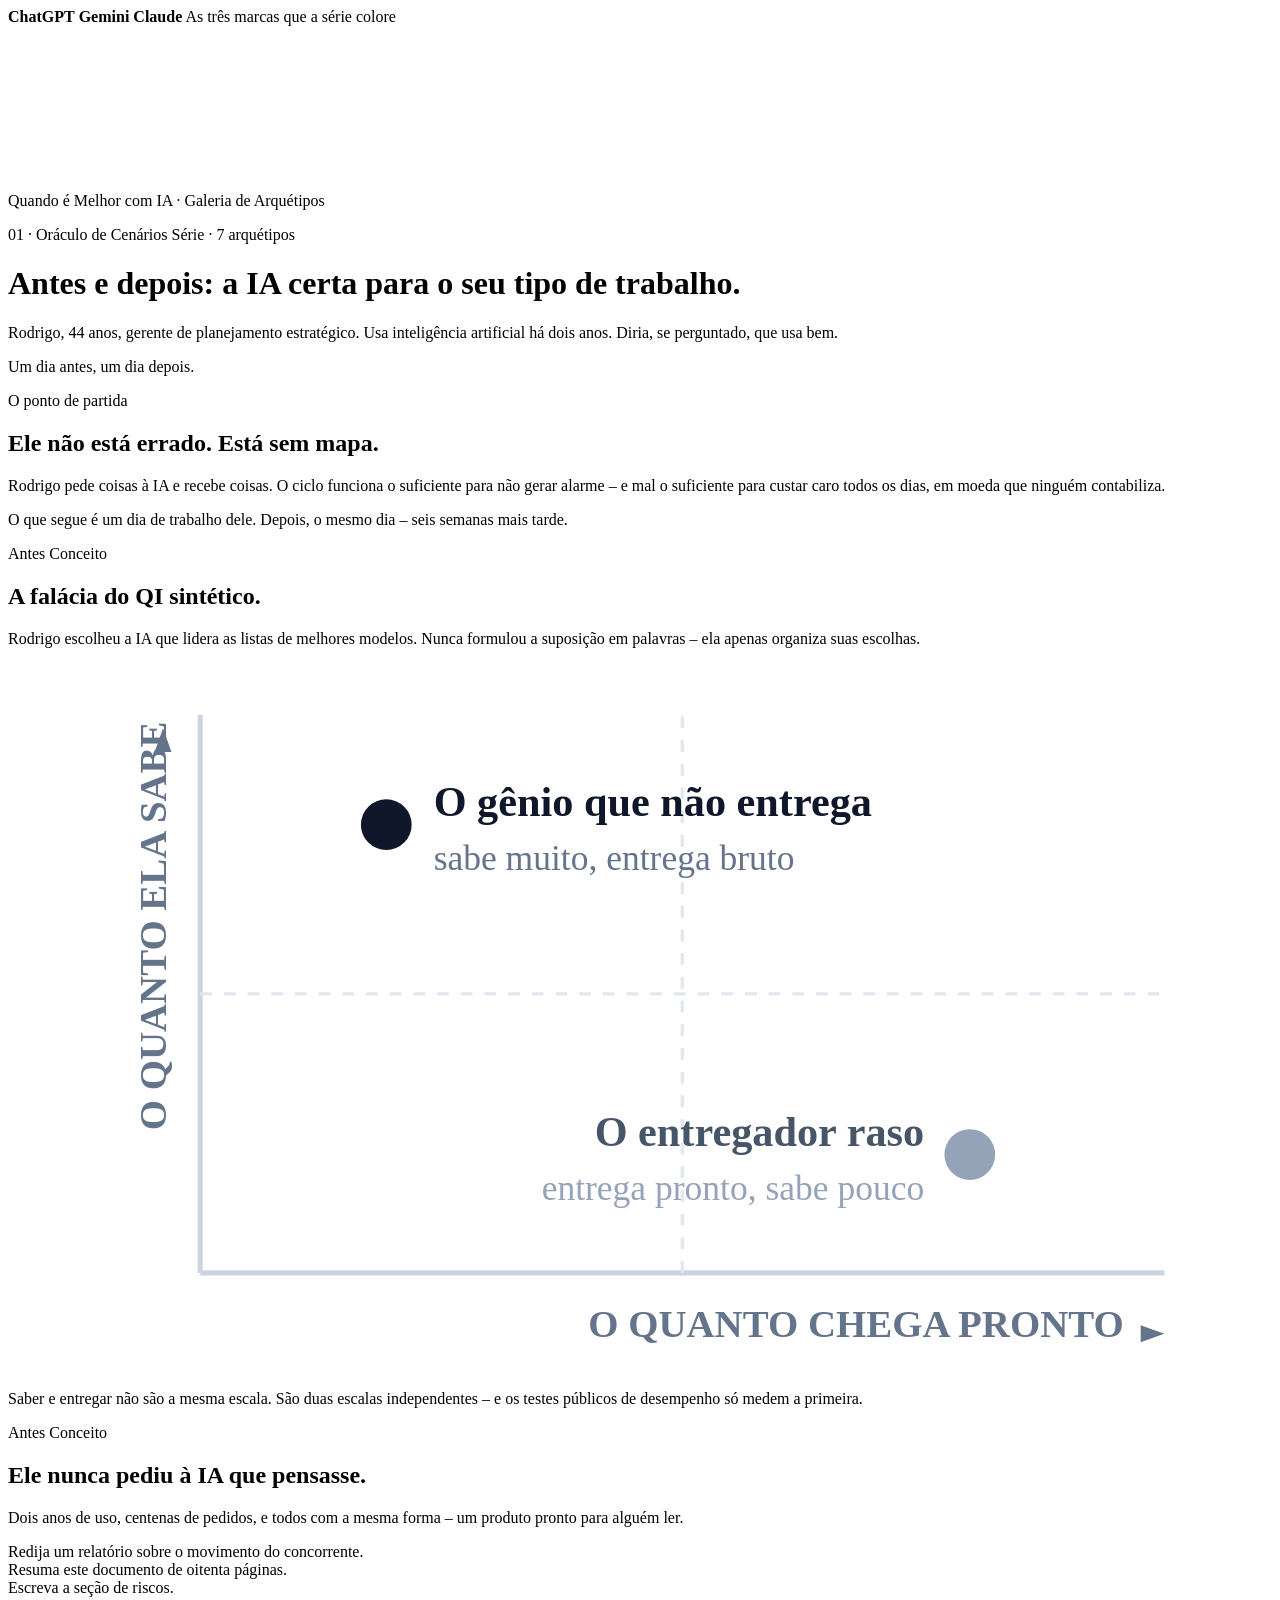
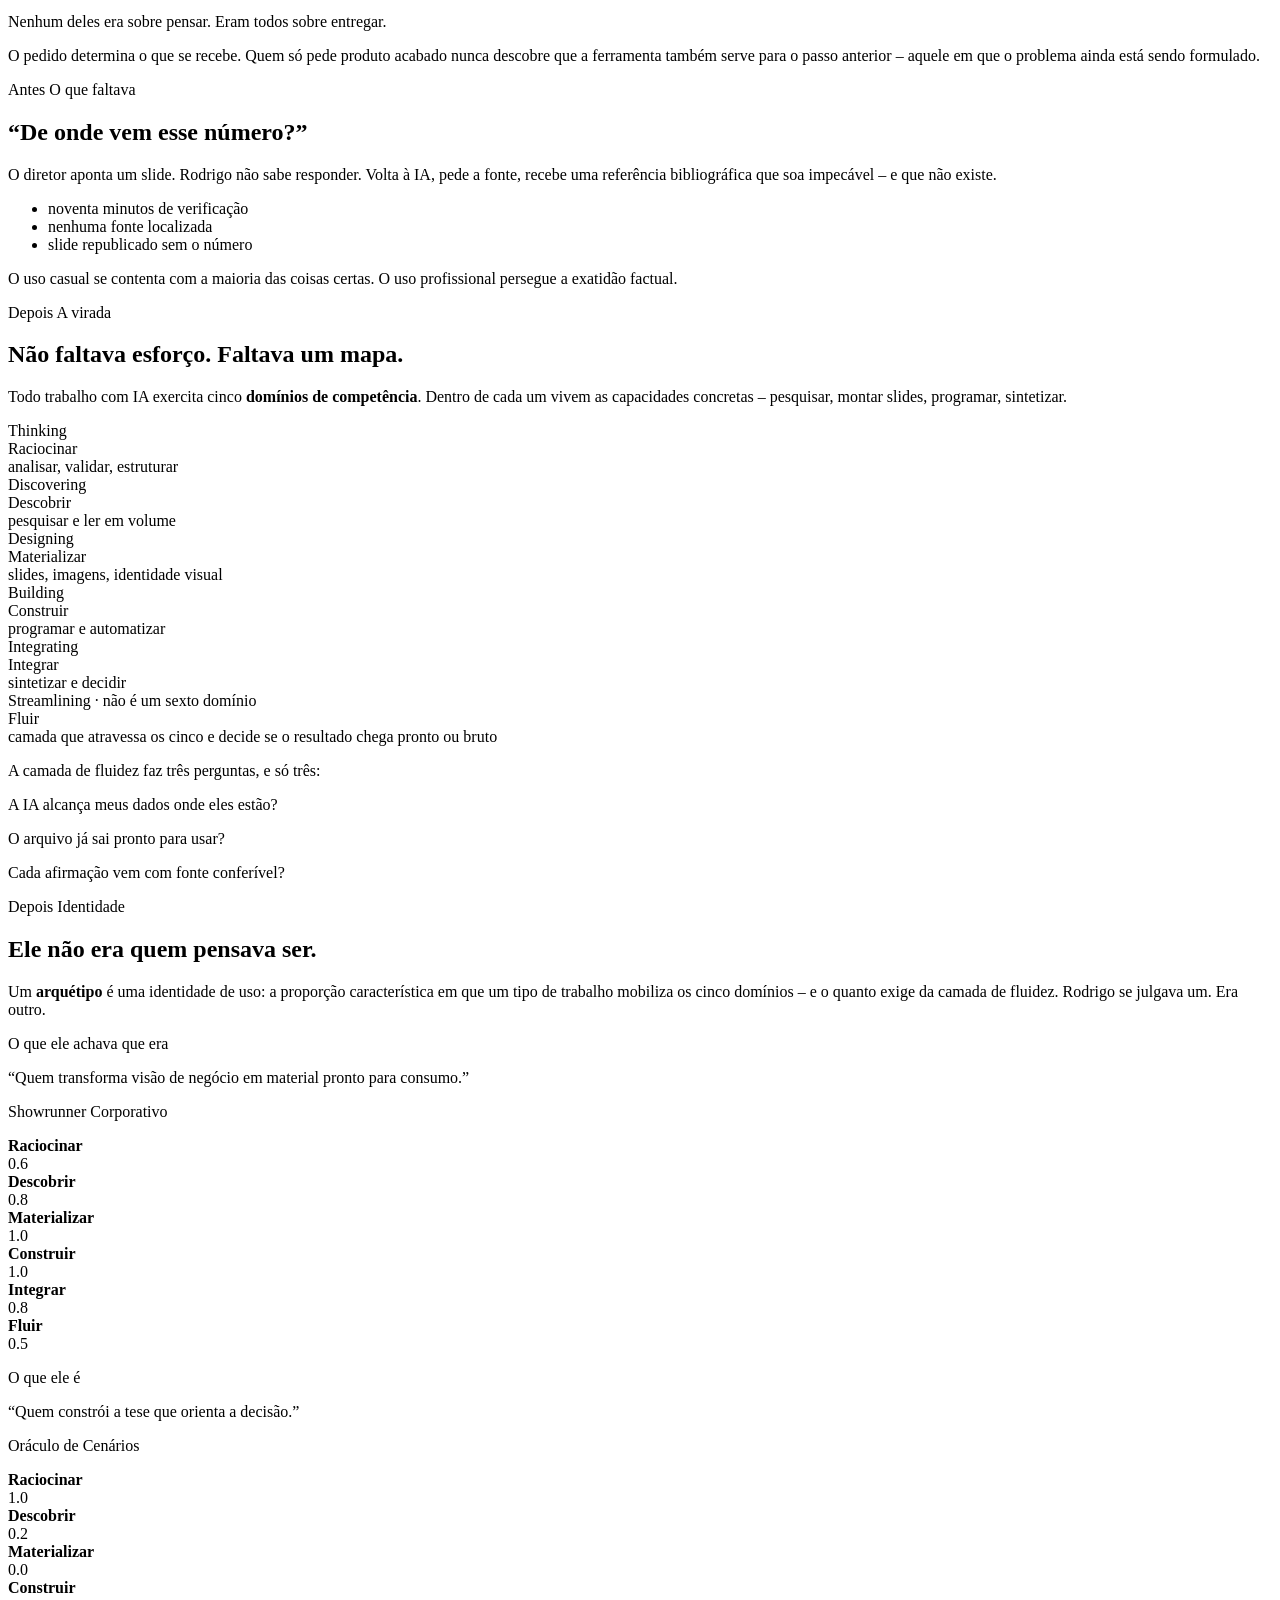
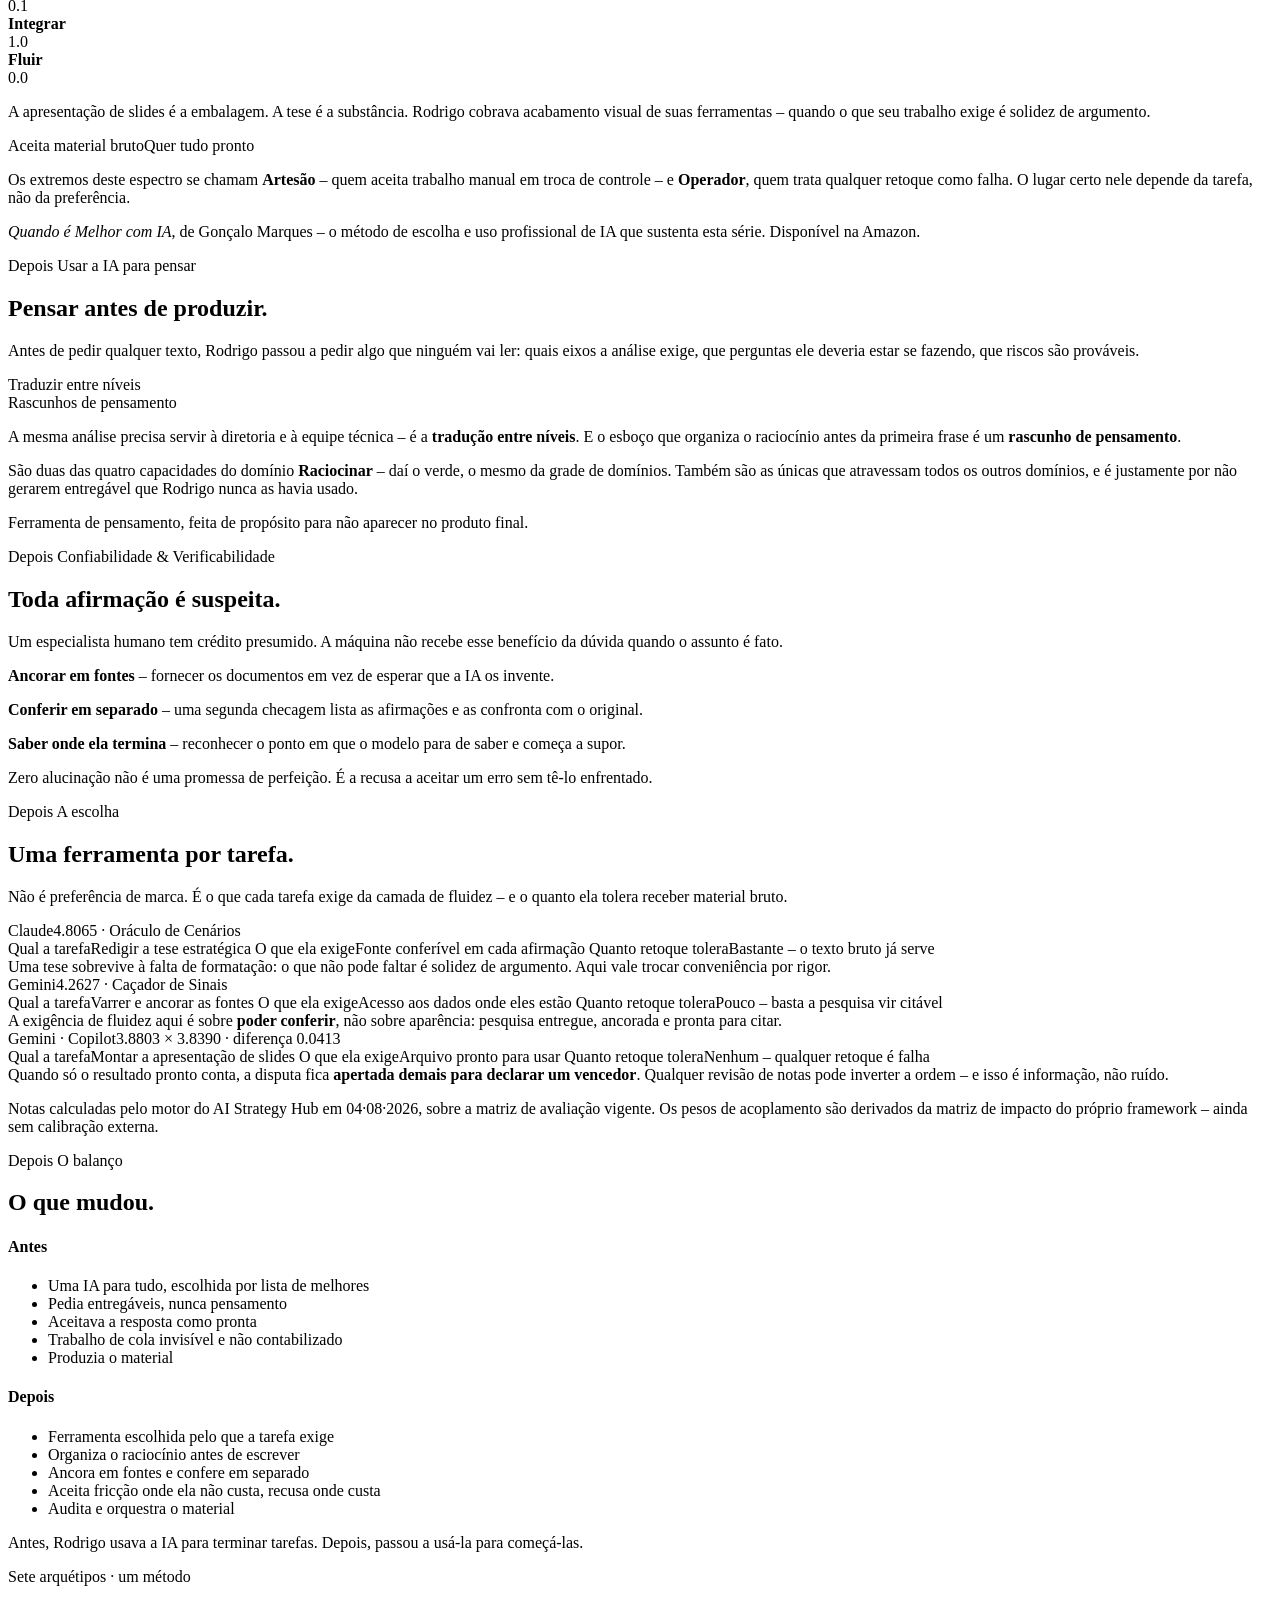
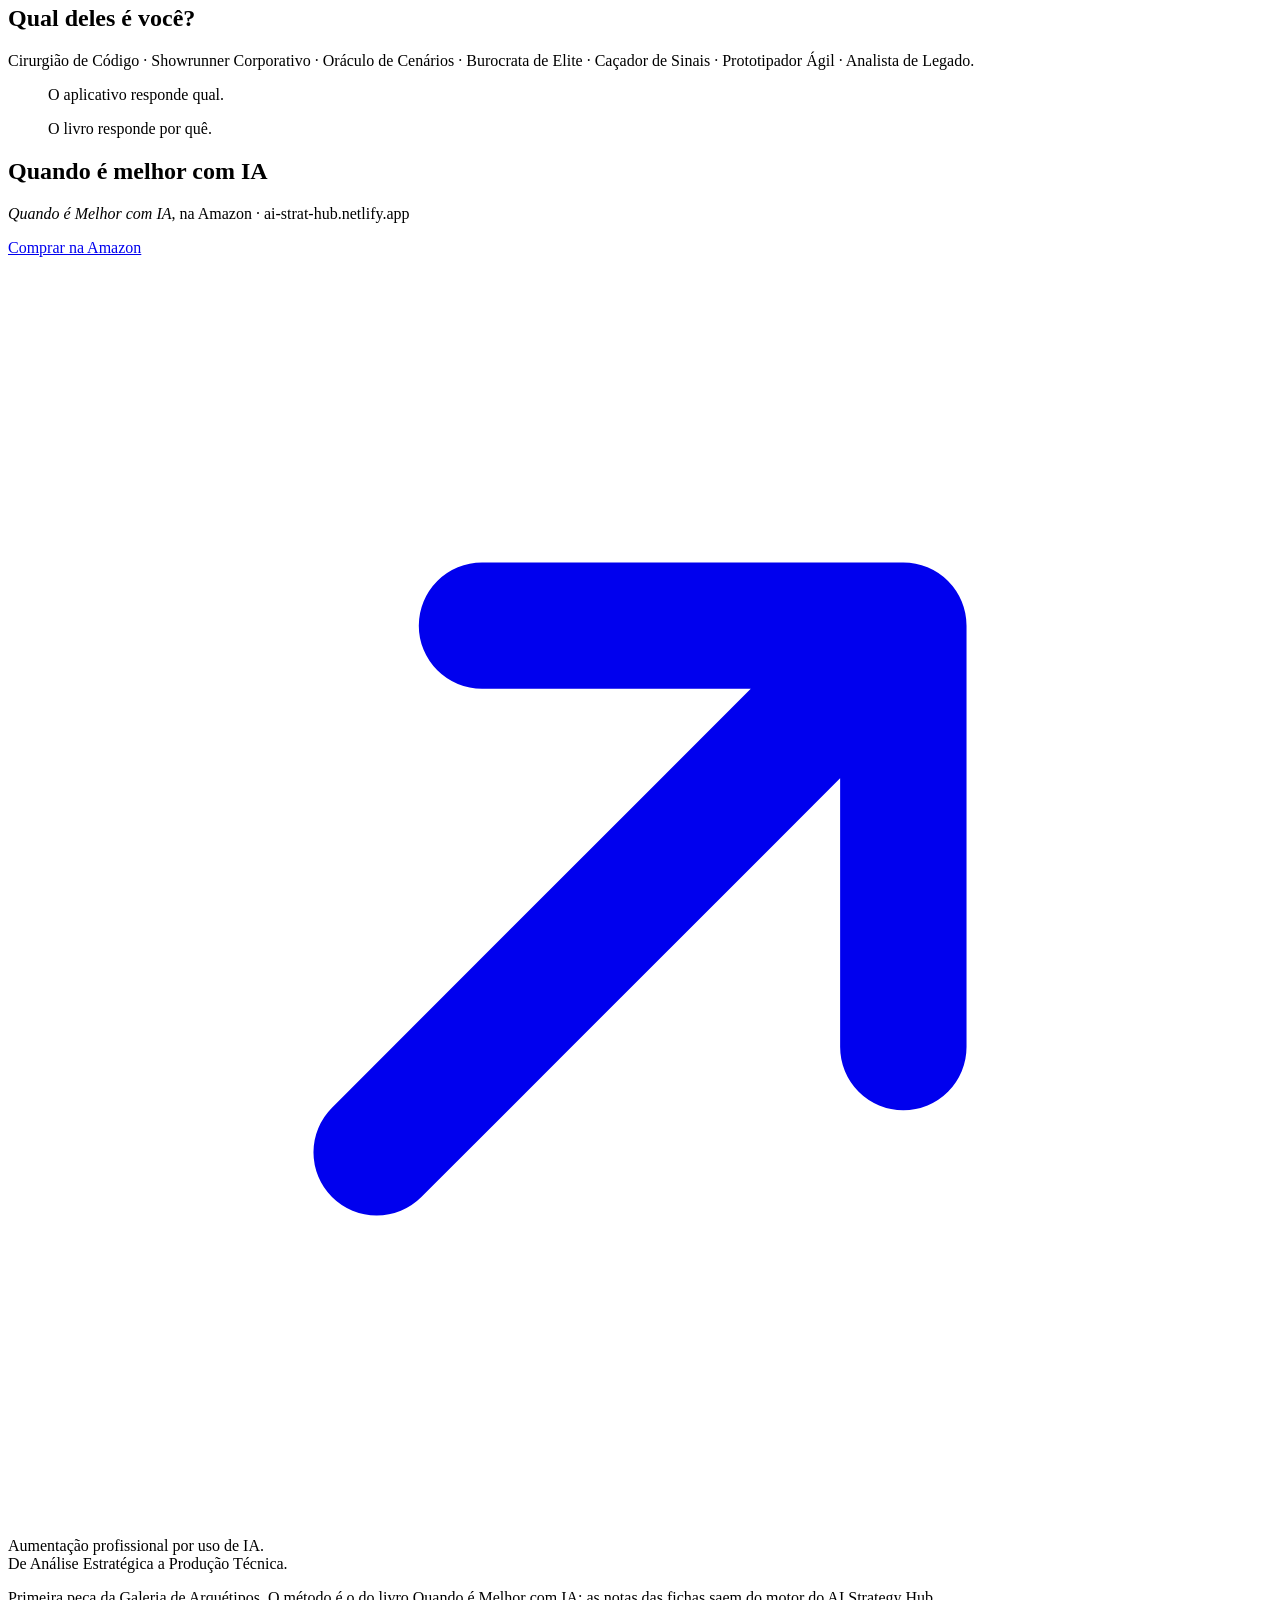
<file: artigos/antes-e-depois.html>
<!-- Artigo: Antes e depois: a IA certa para o seu tipo de trabalho. Fragmento injetado em #articleReader.
     Sem <html>/<head>/<style>/<script>: estilos em artigos/antes-e-depois.css,
     comportamento no bloco de script do index.html.
     Texto transportado do carrossel 01 da Galeria de Arquétipos (carrossel_v12.html); lâmina a lâmina = seção a seção. -->
<div id="legend" aria-hidden="true">
  <b><i style="background:#00A67E"></i><span data-i18n="art.rod.legenda.chatgpt" data-i18n-pt="ChatGPT">ChatGPT</span></b>
  <b><i style="background:#4285F4"></i><span data-i18n="art.rod.legenda.gemini" data-i18n-pt="Gemini">Gemini</span></b>
  <b><i style="background:#d97757"></i><span data-i18n="art.rod.legenda.claude" data-i18n-pt="Claude">Claude</span></b>
  <span data-i18n="art.rod.legenda.sub" data-i18n-pt="As três marcas que a série colore">As três marcas que a série colore</span>
</div>

<div class="wrap">
  <svg id="rail" aria-hidden="true"></svg>
  <div class="col">

    <header class="hero">
      <p class="kicker" data-i18n="art.rod.hero.kick" data-i18n-pt="Quando é Melhor com IA · Galeria de Arquétipos">Quando é Melhor com IA · Galeria de Arquétipos</p>
      <div class="badges">
        <span class="badge" data-i18n="art.rod.hero.b1" data-i18n-pt="01 · Oráculo de Cenários">01 · Oráculo de Cenários</span>
        <span class="badge" data-i18n="art.rod.hero.b2" data-i18n-pt="Série · 7 arquétipos">Série · 7 arquétipos</span>
      </div>
      <h1 data-i18n="art.rod.hero.title" data-i18n-pt="Antes e depois: a IA certa para o seu tipo de trabalho.">Antes e depois: a IA certa para o seu tipo de trabalho.</h1>
      <p class="lede" data-i18n="art.rod.hero.lede" data-i18n-pt="Rodrigo, 44 anos, gerente de planejamento estratégico. Usa inteligência artificial há dois anos. Diria, se perguntado, que usa bem.">Rodrigo, 44 anos, gerente de planejamento estratégico. Usa inteligência artificial há dois anos. Diria, se perguntado, que usa bem.</p>
      <p class="bridge" data-i18n="art.rod.hero.bridge" data-i18n-pt="Um dia antes, um dia depois.">Um dia antes, um dia depois.</p>
    </header>

    <section class="node" id="n0">
      <span class="eyebrow" data-i18n="art.rod.partida.eye" data-i18n-pt="O ponto de partida">O ponto de partida</span>
      <h2 data-i18n="art.rod.partida.h" data-i18n-pt="Ele não está errado. Está sem mapa.">Ele não está errado. Está sem mapa.</h2>
      <p data-i18n="art.rod.partida.p1" data-i18n-pt="Rodrigo pede coisas à IA e recebe coisas. O ciclo funciona o suficiente para não gerar alarme – e mal o suficiente para custar caro todos os dias, em moeda que ninguém contabiliza.">Rodrigo pede coisas à IA e recebe coisas. O ciclo funciona o suficiente para não gerar alarme – e mal o suficiente para custar caro todos os dias, em moeda que ninguém contabiliza.</p>
      <p class="punch" data-i18n="art.rod.partida.q" data-i18n-pt="O que segue é um dia de trabalho dele. Depois, o mesmo dia – seis semanas mais tarde.">O que segue é um dia de trabalho dele. Depois, o mesmo dia – seis semanas mais tarde.</p>
    </section>

    <section class="node antes" id="n1">
      <span class="tag a" data-i18n="art.rod.tag.antes" data-i18n-pt="Antes">Antes</span>
      <span class="eyebrow" data-i18n="art.rod.falacia.eye" data-i18n-pt="Conceito">Conceito</span>
      <h2 data-i18n="art.rod.falacia.h" data-i18n-pt="A falácia do QI sintético.">A falácia do QI sintético.</h2>
      <p data-i18n="art.rod.falacia.p1" data-i18n-pt="Rodrigo escolheu a IA que lidera as listas de melhores modelos. Nunca formulou a suposição em palavras – ela apenas organiza suas escolhas.">Rodrigo escolheu a IA que lidera as listas de melhores modelos. Nunca formulou a suposição em palavras – ela apenas organiza suas escolhas.</p>
      <figure class="chart" role="img" aria-label="Gráfico de duas escalas independentes: o quanto a IA sabe, na vertical; o quanto chega pronto, na horizontal. Um ponto no alto à esquerda marca o gênio que não entrega; outro embaixo à direita, o entregador raso.">
        <svg viewBox="0 0 700 420" fill="none" aria-hidden="true">
          <line x1="90" y1="360" x2="660" y2="360" stroke="#cbd5e1" stroke-width="3"/>
          <line x1="90" y1="360" x2="90" y2="30" stroke="#cbd5e1" stroke-width="3"/>
          <text x="636" y="398" text-anchor="end" font-size="23" font-weight="800" fill="#64748b" data-i18n="art.rod.falacia.ax1" data-i18n-pt="O QUANTO CHEGA PRONTO">O QUANTO CHEGA PRONTO</text>
          <polygon points="646,391 660,396 646,401" fill="#64748b"/>
          <text x="70" y="34" text-anchor="end" font-size="23" font-weight="800" fill="#64748b" transform="rotate(-90 70 34)" data-i18n="art.rod.falacia.ax2" data-i18n-pt="O QUANTO ELA SABE">O QUANTO ELA SABE</text>
          <polygon points="63,52 68,38 73,52" fill="#64748b"/>
          <line x1="375" y1="360" x2="375" y2="30" stroke="#e2e8f0" stroke-width="2" stroke-dasharray="7 7"/>
          <line x1="90" y1="195" x2="660" y2="195" stroke="#e2e8f0" stroke-width="2" stroke-dasharray="7 7"/>
          <circle cx="200" cy="95" r="15" fill="#0f172a"/>
          <text x="228" y="90" font-size="25" font-weight="800" fill="#0f172a" data-i18n="art.rod.falacia.pt1" data-i18n-pt="O gênio que não entrega">O gênio que não entrega</text>
          <text x="228" y="122" font-size="21" fill="#64748b" data-i18n="art.rod.falacia.pt1s" data-i18n-pt="sabe muito, entrega bruto">sabe muito, entrega bruto</text>
          <circle cx="545" cy="290" r="15" fill="#94a3b8"/>
          <text x="518" y="285" text-anchor="end" font-size="25" font-weight="800" fill="#475569" data-i18n="art.rod.falacia.pt2" data-i18n-pt="O entregador raso">O entregador raso</text>
          <text x="518" y="317" text-anchor="end" font-size="21" fill="#94a3b8" data-i18n="art.rod.falacia.pt2s" data-i18n-pt="entrega pronto, sabe pouco">entrega pronto, sabe pouco</text>
        </svg>
      </figure>
      <p data-i18n="art.rod.falacia.p2" data-i18n-pt="Saber e entregar não são a mesma escala. São duas escalas independentes – e os testes públicos de desempenho só medem a primeira.">Saber e entregar não são a mesma escala. São duas escalas independentes – e os testes públicos de desempenho só medem a primeira.</p>
    </section>

    <section class="node antes" id="n2">
      <span class="tag a" data-i18n="art.rod.tag.antes" data-i18n-pt="Antes">Antes</span>
      <span class="eyebrow" data-i18n="art.rod.pedido.eye" data-i18n-pt="Conceito">Conceito</span>
      <h2 data-i18n="art.rod.pedido.h" data-i18n-pt="Ele nunca pediu à IA que pensasse.">Ele nunca pediu à IA que pensasse.</h2>
      <p data-i18n="art.rod.pedido.p1" data-i18n-pt="Dois anos de uso, centenas de pedidos, e todos com a mesma forma – um produto pronto para alguém ler.">Dois anos de uso, centenas de pedidos, e todos com a mesma forma – um produto pronto para alguém ler.</p>
      <div class="pedidos">
        <div class="pedido" data-i18n="art.rod.pedido.i1" data-i18n-pt="Redija um relatório sobre o movimento do concorrente.">Redija um relatório sobre o movimento do concorrente.</div>
        <div class="pedido" data-i18n="art.rod.pedido.i2" data-i18n-pt="Resuma este documento de oitenta páginas.">Resuma este documento de oitenta páginas.</div>
        <div class="pedido" data-i18n="art.rod.pedido.i3" data-i18n-pt="Escreva a seção de riscos.">Escreva a seção de riscos.</div>
      </div>
      <p class="punch" data-i18n="art.rod.pedido.q" data-i18n-pt="Nenhum deles era sobre pensar. Eram todos sobre entregar.">Nenhum deles era sobre pensar. Eram todos sobre entregar.</p>
      <p data-i18n="art.rod.pedido.p2" data-i18n-pt="O pedido determina o que se recebe. Quem só pede produto acabado nunca descobre que a ferramenta também serve para o passo anterior – aquele em que o problema ainda está sendo formulado.">O pedido determina o que se recebe. Quem só pede produto acabado nunca descobre que a ferramenta também serve para o passo anterior – aquele em que o problema ainda está sendo formulado.</p>
    </section>

    <section class="node antes dark" id="n3">
      <span class="tag a" data-i18n="art.rod.tag.antes" data-i18n-pt="Antes">Antes</span>
      <span class="eyebrow" data-i18n="art.rod.fonte.eye" data-i18n-pt="O que faltava">O que faltava</span>
      <h2 data-i18n="art.rod.fonte.h" data-i18n-pt="“De onde vem esse número?”">“De onde vem esse número?”</h2>
      <p data-i18n="art.rod.fonte.p1" data-i18n-pt="O diretor aponta um slide. Rodrigo não sabe responder. Volta à IA, pede a fonte, recebe uma referência bibliográfica que soa impecável – e que não existe.">O diretor aponta um slide. Rodrigo não sabe responder. Volta à IA, pede a fonte, recebe uma referência bibliográfica que soa impecável – e que não existe.</p>
      <ul class="marcas">
        <li data-i18n="art.rod.fonte.m1" data-i18n-pt="noventa minutos de verificação">noventa minutos de verificação</li>
        <li data-i18n="art.rod.fonte.m2" data-i18n-pt="nenhuma fonte localizada">nenhuma fonte localizada</li>
        <li data-i18n="art.rod.fonte.m3" data-i18n-pt="slide republicado sem o número">slide republicado sem o número</li>
      </ul>
      <p class="punch" data-i18n="art.rod.fonte.q" data-i18n-pt="O uso casual se contenta com a maioria das coisas certas. O uso profissional persegue a exatidão factual.">O uso casual se contenta com a maioria das coisas certas. O uso profissional persegue a exatidão factual.</p>
    </section>

    <section class="node depois" id="n4">
      <span class="tag d" data-i18n="art.rod.tag.depois" data-i18n-pt="Depois">Depois</span>
      <span class="eyebrow" data-i18n="art.rod.virada.eye" data-i18n-pt="A virada">A virada</span>
      <h2 data-i18n="art.rod.virada.h" data-i18n-pt="Não faltava esforço. Faltava um mapa.">Não faltava esforço. Faltava um mapa.</h2>
      <p data-i18n="art.rod.virada.p1" data-i18n-html="1" data-i18n-pt="Todo trabalho com IA exercita cinco &lt;b&gt;domínios de competência&lt;/b&gt;. Dentro de cada um vivem as capacidades concretas – pesquisar, montar slides, programar, sintetizar.">Todo trabalho com IA exercita cinco <b>domínios de competência</b>. Dentro de cada um vivem as capacidades concretas – pesquisar, montar slides, programar, sintetizar.</p>
      <div class="grid5">
        <div class="dom think"><div class="c" data-i18n="art.rod.virada.d1c" data-i18n-pt="Thinking">Thinking</div><div class="n" data-i18n="art.rod.virada.d1n" data-i18n-pt="Raciocinar">Raciocinar</div><div class="d" data-i18n="art.rod.virada.d1d" data-i18n-pt="analisar, validar, estruturar">analisar, validar, estruturar</div></div>
        <div class="dom disc"><div class="c" data-i18n="art.rod.virada.d2c" data-i18n-pt="Discovering">Discovering</div><div class="n" data-i18n="art.rod.virada.d2n" data-i18n-pt="Descobrir">Descobrir</div><div class="d" data-i18n="art.rod.virada.d2d" data-i18n-pt="pesquisar e ler em volume">pesquisar e ler em volume</div></div>
        <div class="dom des"><div class="c" data-i18n="art.rod.virada.d3c" data-i18n-pt="Designing">Designing</div><div class="n" data-i18n="art.rod.virada.d3n" data-i18n-pt="Materializar">Materializar</div><div class="d" data-i18n="art.rod.virada.d3d" data-i18n-pt="slides, imagens, identidade visual">slides, imagens, identidade visual</div></div>
        <div class="dom build"><div class="c" data-i18n="art.rod.virada.d4c" data-i18n-pt="Building">Building</div><div class="n" data-i18n="art.rod.virada.d4n" data-i18n-pt="Construir">Construir</div><div class="d" data-i18n="art.rod.virada.d4d" data-i18n-pt="programar e automatizar">programar e automatizar</div></div>
        <div class="dom integ"><div class="c" data-i18n="art.rod.virada.d5c" data-i18n-pt="Integrating">Integrating</div><div class="n" data-i18n="art.rod.virada.d5n" data-i18n-pt="Integrar">Integrar</div><div class="d" data-i18n="art.rod.virada.d5d" data-i18n-pt="sintetizar e decidir">sintetizar e decidir</div></div>
        <div class="dom stream camada"><div class="c" data-i18n="art.rod.virada.d6c" data-i18n-pt="Streamlining · não é um sexto domínio">Streamlining · não é um sexto domínio</div><div class="n" data-i18n="art.rod.virada.d6n" data-i18n-pt="Fluir">Fluir</div><div class="d" data-i18n="art.rod.virada.d6d" data-i18n-pt="camada que atravessa os cinco e decide se o resultado chega pronto ou bruto">camada que atravessa os cinco e decide se o resultado chega pronto ou bruto</div></div>
      </div>
      <div class="axis">
        <p data-i18n="art.rod.virada.p2" data-i18n-pt="A camada de fluidez faz três perguntas, e só três:">A camada de fluidez faz três perguntas, e só três:</p>
        <p class="ask" data-i18n="art.rod.virada.q1" data-i18n-pt="A IA alcança meus dados onde eles estão?">A IA alcança meus dados onde eles estão?</p>
        <p class="ask" data-i18n="art.rod.virada.q2" data-i18n-pt="O arquivo já sai pronto para usar?">O arquivo já sai pronto para usar?</p>
        <p class="ask" data-i18n="art.rod.virada.q3" data-i18n-pt="Cada afirmação vem com fonte conferível?">Cada afirmação vem com fonte conferível?</p>
      </div>
    </section>

    <section class="node depois" id="n5">
      <span class="tag d" data-i18n="art.rod.tag.depois" data-i18n-pt="Depois">Depois</span>
      <span class="eyebrow" data-i18n="art.rod.arq.eye" data-i18n-pt="Identidade">Identidade</span>
      <h2 data-i18n="art.rod.arq.h" data-i18n-pt="Ele não era quem pensava ser.">Ele não era quem pensava ser.</h2>
      <p data-i18n="art.rod.arq.p1" data-i18n-html="1" data-i18n-pt="Um &lt;b&gt;arquétipo&lt;/b&gt; é uma identidade de uso: a proporção característica em que um tipo de trabalho mobiliza os cinco domínios – e o quanto exige da camada de fluidez. Rodrigo se julgava um. Era outro.">Um <b>arquétipo</b> é uma identidade de uso: a proporção característica em que um tipo de trabalho mobiliza os cinco domínios – e o quanto exige da camada de fluidez. Rodrigo se julgava um. Era outro.</p>
      <div class="grid2">
        <div class="arch off">
          <div class="risco" aria-hidden="true"></div>
          <p class="arch-role" data-i18n="art.rod.arq.r1" data-i18n-pt="O que ele achava que era">O que ele achava que era</p>
          <p class="arch-tag" data-i18n="art.rod.arq.t1" data-i18n-pt="“Quem transforma visão de negócio em material pronto para consumo.”">“Quem transforma visão de negócio em material pronto para consumo.”</p>
          <p class="nome" data-i18n="art.rod.arq.n1" data-i18n-pt="Showrunner Corporativo">Showrunner Corporativo</p>
          <div class="sl"><b data-i18n="art.rod.arq.s1" data-i18n-pt="Raciocinar">Raciocinar</b><div class="bar"><i style="width:60%;background:#059669"></i></div><span class="val">0.6</span></div>
          <div class="sl"><b data-i18n="art.rod.arq.s2" data-i18n-pt="Descobrir">Descobrir</b><div class="bar"><i style="width:80%;background:#0284c7"></i></div><span class="val">0.8</span></div>
          <div class="sl"><b data-i18n="art.rod.arq.s3" data-i18n-pt="Materializar">Materializar</b><div class="bar"><i style="width:100%;background:#db2777"></i></div><span class="val">1.0</span></div>
          <div class="sl"><b data-i18n="art.rod.arq.s4" data-i18n-pt="Construir">Construir</b><div class="bar"><i style="width:100%;background:#d97706"></i></div><span class="val">1.0</span></div>
          <div class="sl"><b data-i18n="art.rod.arq.s5" data-i18n-pt="Integrar">Integrar</b><div class="bar"><i style="width:80%;background:#4f46e5"></i></div><span class="val">0.8</span></div>
          <div class="sl"><b data-i18n="art.rod.arq.s6" data-i18n-pt="Fluir">Fluir</b><div class="bar"><i style="width:50%;background:#7c3aed"></i></div><span class="val">0.5</span></div>
        </div>
        <div class="arch on">
          <p class="arch-role" data-i18n="art.rod.arq.r2" data-i18n-pt="O que ele é">O que ele é</p>
          <p class="arch-tag" data-i18n="art.rod.arq.t2" data-i18n-pt="“Quem constrói a tese que orienta a decisão.”">“Quem constrói a tese que orienta a decisão.”</p>
          <p class="nome" data-i18n="art.rod.arq.n2" data-i18n-pt="Oráculo de Cenários">Oráculo de Cenários</p>
          <div class="sl"><b data-i18n="art.rod.arq.s1" data-i18n-pt="Raciocinar">Raciocinar</b><div class="bar"><i style="width:100%;background:#059669"></i></div><span class="val">1.0</span></div>
          <div class="sl"><b data-i18n="art.rod.arq.s2" data-i18n-pt="Descobrir">Descobrir</b><div class="bar"><i style="width:20%;background:#0284c7"></i></div><span class="val">0.2</span></div>
          <div class="sl"><b data-i18n="art.rod.arq.s3" data-i18n-pt="Materializar">Materializar</b><div class="bar"><i style="width:2%;background:#db2777"></i></div><span class="val">0.0</span></div>
          <div class="sl"><b data-i18n="art.rod.arq.s4" data-i18n-pt="Construir">Construir</b><div class="bar"><i style="width:10%;background:#d97706"></i></div><span class="val">0.1</span></div>
          <div class="sl"><b data-i18n="art.rod.arq.s5" data-i18n-pt="Integrar">Integrar</b><div class="bar"><i style="width:100%;background:#4f46e5"></i></div><span class="val">1.0</span></div>
          <div class="sl"><b data-i18n="art.rod.arq.s6" data-i18n-pt="Fluir">Fluir</b><div class="bar"><i style="width:2%;background:#7c3aed"></i></div><span class="val">0.0</span></div>
        </div>
      </div>
      <p data-i18n="art.rod.arq.p2" data-i18n-pt="A apresentação de slides é a embalagem. A tese é a substância. Rodrigo cobrava acabamento visual de suas ferramentas – quando o que seu trabalho exige é solidez de argumento.">A apresentação de slides é a embalagem. A tese é a substância. Rodrigo cobrava acabamento visual de suas ferramentas – quando o que seu trabalho exige é solidez de argumento.</p>
      <div class="spec">
        <div class="track"><div class="mark" style="left:6%"></div></div>
        <div class="ends"><span data-i18n="art.rod.arq.e1" data-i18n-pt="Aceita material bruto">Aceita material bruto</span><span data-i18n="art.rod.arq.e2" data-i18n-pt="Quer tudo pronto">Quer tudo pronto</span></div>
        <p class="quiet" data-i18n="art.rod.arq.p3" data-i18n-html="1" data-i18n-pt="Os extremos deste espectro se chamam &lt;b&gt;Artesão&lt;/b&gt; – quem aceita trabalho manual em troca de controle – e &lt;b&gt;Operador&lt;/b&gt;, quem trata qualquer retoque como falha. O lugar certo nele depende da tarefa, não da preferência.">Os extremos deste espectro se chamam <b>Artesão</b> – quem aceita trabalho manual em troca de controle – e <b>Operador</b>, quem trata qualquer retoque como falha. O lugar certo nele depende da tarefa, não da preferência.</p>
      </div>
      <p class="nota" data-i18n="art.rod.arq.nota" data-i18n-html="1" data-i18n-pt="&lt;i&gt;Quando é Melhor com IA&lt;/i&gt;, de Gonçalo Marques – o método de escolha e uso profissional de IA que sustenta esta série. Disponível na Amazon."><i>Quando é Melhor com IA</i>, de Gonçalo Marques – o método de escolha e uso profissional de IA que sustenta esta série. Disponível na Amazon.</p>
    </section>

    <section class="node depois" id="n6">
      <span class="tag d" data-i18n="art.rod.tag.depois" data-i18n-pt="Depois">Depois</span>
      <span class="eyebrow" data-i18n="art.rod.pensar.eye" data-i18n-pt="Usar a IA para pensar">Usar a IA para pensar</span>
      <h2 data-i18n="art.rod.pensar.h" data-i18n-pt="Pensar antes de produzir.">Pensar antes de produzir.</h2>
      <p data-i18n="art.rod.pensar.p1" data-i18n-pt="Antes de pedir qualquer texto, Rodrigo passou a pedir algo que ninguém vai ler: quais eixos a análise exige, que perguntas ele deveria estar se fazendo, que riscos são prováveis.">Antes de pedir qualquer texto, Rodrigo passou a pedir algo que ninguém vai ler: quais eixos a análise exige, que perguntas ele deveria estar se fazendo, que riscos são prováveis.</p>
      <div class="caps">
        <div class="cap"><div class="nome" data-i18n="art.rod.pensar.c1" data-i18n-pt="Traduzir entre níveis">Traduzir entre níveis</div></div>
        <div class="cap"><div class="nome" data-i18n="art.rod.pensar.c2" data-i18n-pt="Rascunhos de pensamento">Rascunhos de pensamento</div></div>
      </div>
      <p class="quiet" data-i18n="art.rod.pensar.p2" data-i18n-html="1" data-i18n-pt="A mesma análise precisa servir à diretoria e à equipe técnica – é a &lt;b&gt;tradução entre níveis&lt;/b&gt;. E o esboço que organiza o raciocínio antes da primeira frase é um &lt;b&gt;rascunho de pensamento&lt;/b&gt;.">A mesma análise precisa servir à diretoria e à equipe técnica – é a <b>tradução entre níveis</b>. E o esboço que organiza o raciocínio antes da primeira frase é um <b>rascunho de pensamento</b>.</p>
      <p class="quiet" data-i18n="art.rod.pensar.p3" data-i18n-html="1" data-i18n-pt="São duas das quatro capacidades do domínio &lt;b&gt;Raciocinar&lt;/b&gt; – daí o verde, o mesmo da grade de domínios. Também são as únicas que atravessam todos os outros domínios, e é justamente por não gerarem entregável que Rodrigo nunca as havia usado.">São duas das quatro capacidades do domínio <b>Raciocinar</b> – daí o verde, o mesmo da grade de domínios. Também são as únicas que atravessam todos os outros domínios, e é justamente por não gerarem entregável que Rodrigo nunca as havia usado.</p>
      <p class="punch" data-i18n="art.rod.pensar.q" data-i18n-pt="Ferramenta de pensamento, feita de propósito para não aparecer no produto final.">Ferramenta de pensamento, feita de propósito para não aparecer no produto final.</p>
    </section>

    <section class="node depois" id="n7">
      <span class="tag d" data-i18n="art.rod.tag.depois" data-i18n-pt="Depois">Depois</span>
      <span class="eyebrow" data-i18n="art.rod.conf.eye" data-i18n-pt="Confiabilidade &amp; Verificabilidade">Confiabilidade &amp; Verificabilidade</span>
      <h2 data-i18n="art.rod.conf.h" data-i18n-pt="Toda afirmação é suspeita.">Toda afirmação é suspeita.</h2>
      <p data-i18n="art.rod.conf.p1" data-i18n-pt="Um especialista humano tem crédito presumido. A máquina não recebe esse benefício da dúvida quando o assunto é fato.">Um especialista humano tem crédito presumido. A máquina não recebe esse benefício da dúvida quando o assunto é fato.</p>
      <div class="axis">
        <p data-i18n="art.rod.conf.i1" data-i18n-html="1" data-i18n-pt="&lt;b&gt;Ancorar em fontes&lt;/b&gt; – fornecer os documentos em vez de esperar que a IA os invente."><b>Ancorar em fontes</b> – fornecer os documentos em vez de esperar que a IA os invente.</p>
        <p data-i18n="art.rod.conf.i2" data-i18n-html="1" data-i18n-pt="&lt;b&gt;Conferir em separado&lt;/b&gt; – uma segunda checagem lista as afirmações e as confronta com o original."><b>Conferir em separado</b> – uma segunda checagem lista as afirmações e as confronta com o original.</p>
        <p data-i18n="art.rod.conf.i3" data-i18n-html="1" data-i18n-pt="&lt;b&gt;Saber onde ela termina&lt;/b&gt; – reconhecer o ponto em que o modelo para de saber e começa a supor."><b>Saber onde ela termina</b> – reconhecer o ponto em que o modelo para de saber e começa a supor.</p>
      </div>
      <p class="punch" data-i18n="art.rod.conf.q" data-i18n-pt="Zero alucinação não é uma promessa de perfeição. É a recusa a aceitar um erro sem tê-lo enfrentado.">Zero alucinação não é uma promessa de perfeição. É a recusa a aceitar um erro sem tê-lo enfrentado.</p>
    </section>

    <section class="node depois" id="n8">
      <span class="tag d" data-i18n="art.rod.tag.depois" data-i18n-pt="Depois">Depois</span>
      <span class="eyebrow" data-i18n="art.rod.escolha.eye" data-i18n-pt="A escolha">A escolha</span>
      <h2 data-i18n="art.rod.escolha.h" data-i18n-pt="Uma ferramenta por tarefa.">Uma ferramenta por tarefa.</h2>
      <p data-i18n="art.rod.escolha.p1" data-i18n-pt="Não é preferência de marca. É o que cada tarefa exige da camada de fluidez – e o quanto ela tolera receber material bruto.">Não é preferência de marca. É o que cada tarefa exige da camada de fluidez – e o quanto ela tolera receber material bruto.</p>
      <div class="ficha">
        <div class="top claude"><span class="n">Claude</span><span class="t"><span class="score">4.8065</span> · <span data-i18n="art.rod.escolha.f1a" data-i18n-pt="Oráculo de Cenários">Oráculo de Cenários</span></span></div>
        <div class="body">
          <span class="k" data-i18n="art.rod.escolha.k1" data-i18n-pt="Qual a tarefa">Qual a tarefa</span><span class="v" data-i18n="art.rod.escolha.f1v1" data-i18n-pt="Redigir a tese estratégica">Redigir a tese estratégica</span>
          <span class="k" data-i18n="art.rod.escolha.k2" data-i18n-pt="O que ela exige">O que ela exige</span><span class="v" data-i18n="art.rod.escolha.f1v2" data-i18n-pt="Fonte conferível em cada afirmação">Fonte conferível em cada afirmação</span>
          <span class="k" data-i18n="art.rod.escolha.k3" data-i18n-pt="Quanto retoque tolera">Quanto retoque tolera</span><span class="v" data-i18n="art.rod.escolha.f1v3" data-i18n-pt="Bastante – o texto bruto já serve">Bastante – o texto bruto já serve</span>
        </div>
        <div class="why" data-i18n="art.rod.escolha.f1w" data-i18n-pt="Uma tese sobrevive à falta de formatação: o que não pode faltar é solidez de argumento. Aqui vale trocar conveniência por rigor.">Uma tese sobrevive à falta de formatação: o que não pode faltar é solidez de argumento. Aqui vale trocar conveniência por rigor.</div>
      </div>
      <div class="ficha">
        <div class="top gemini"><span class="n">Gemini</span><span class="t"><span class="score">4.2627</span> · <span data-i18n="art.rod.escolha.f2a" data-i18n-pt="Caçador de Sinais">Caçador de Sinais</span></span></div>
        <div class="body">
          <span class="k" data-i18n="art.rod.escolha.k1" data-i18n-pt="Qual a tarefa">Qual a tarefa</span><span class="v" data-i18n="art.rod.escolha.f2v1" data-i18n-pt="Varrer e ancorar as fontes">Varrer e ancorar as fontes</span>
          <span class="k" data-i18n="art.rod.escolha.k2" data-i18n-pt="O que ela exige">O que ela exige</span><span class="v" data-i18n="art.rod.escolha.f2v2" data-i18n-pt="Acesso aos dados onde eles estão">Acesso aos dados onde eles estão</span>
          <span class="k" data-i18n="art.rod.escolha.k3" data-i18n-pt="Quanto retoque tolera">Quanto retoque tolera</span><span class="v" data-i18n="art.rod.escolha.f2v3" data-i18n-pt="Pouco – basta a pesquisa vir citável">Pouco – basta a pesquisa vir citável</span>
        </div>
        <div class="why" data-i18n="art.rod.escolha.f2w" data-i18n-html="1" data-i18n-pt="A exigência de fluidez aqui é sobre &lt;b&gt;poder conferir&lt;/b&gt;, não sobre aparência: pesquisa entregue, ancorada e pronta para citar.">A exigência de fluidez aqui é sobre <b>poder conferir</b>, não sobre aparência: pesquisa entregue, ancorada e pronta para citar.</div>
      </div>
      <div class="ficha">
        <div class="top tie"><span class="n">Gemini · Copilot</span><span class="t"><span class="score">3.8803 × 3.8390</span> · <span data-i18n="art.rod.escolha.f3a" data-i18n-pt="diferença 0.0413">diferença 0.0413</span></span></div>
        <div class="body">
          <span class="k" data-i18n="art.rod.escolha.k1" data-i18n-pt="Qual a tarefa">Qual a tarefa</span><span class="v" data-i18n="art.rod.escolha.f3v1" data-i18n-pt="Montar a apresentação de slides">Montar a apresentação de slides</span>
          <span class="k" data-i18n="art.rod.escolha.k2" data-i18n-pt="O que ela exige">O que ela exige</span><span class="v" data-i18n="art.rod.escolha.f3v2" data-i18n-pt="Arquivo pronto para usar">Arquivo pronto para usar</span>
          <span class="k" data-i18n="art.rod.escolha.k3" data-i18n-pt="Quanto retoque tolera">Quanto retoque tolera</span><span class="v" data-i18n="art.rod.escolha.f3v3" data-i18n-pt="Nenhum – qualquer retoque é falha">Nenhum – qualquer retoque é falha</span>
        </div>
        <div class="why" data-i18n="art.rod.escolha.f3w" data-i18n-html="1" data-i18n-pt="Quando só o resultado pronto conta, a disputa fica &lt;b&gt;apertada demais para declarar um vencedor&lt;/b&gt;. Qualquer revisão de notas pode inverter a ordem – e isso é informação, não ruído.">Quando só o resultado pronto conta, a disputa fica <b>apertada demais para declarar um vencedor</b>. Qualquer revisão de notas pode inverter a ordem – e isso é informação, não ruído.</div>
      </div>
      <p class="prov" data-i18n="art.rod.escolha.prov" data-i18n-pt="Notas calculadas pelo motor do AI Strategy Hub em 04·08·2026, sobre a matriz de avaliação vigente. Os pesos de acoplamento são derivados da matriz de impacto do próprio framework – ainda sem calibração externa.">Notas calculadas pelo motor do AI Strategy Hub em 04·08·2026, sobre a matriz de avaliação vigente. Os pesos de acoplamento são derivados da matriz de impacto do próprio framework – ainda sem calibração externa.</p>
    </section>

    <section class="node depois" id="n9">
      <span class="tag d" data-i18n="art.rod.tag.depois" data-i18n-pt="Depois">Depois</span>
      <span class="eyebrow" data-i18n="art.rod.balanco.eye" data-i18n-pt="O balanço">O balanço</span>
      <h2 data-i18n="art.rod.balanco.h" data-i18n-pt="O que mudou.">O que mudou.</h2>
      <div class="two">
        <div class="colx">
          <h4 data-i18n="art.rod.balanco.a" data-i18n-pt="Antes">Antes</h4>
          <ul>
            <li data-i18n="art.rod.balanco.a1" data-i18n-pt="Uma IA para tudo, escolhida por lista de melhores">Uma IA para tudo, escolhida por lista de melhores</li>
            <li data-i18n="art.rod.balanco.a2" data-i18n-pt="Pedia entregáveis, nunca pensamento">Pedia entregáveis, nunca pensamento</li>
            <li data-i18n="art.rod.balanco.a3" data-i18n-pt="Aceitava a resposta como pronta">Aceitava a resposta como pronta</li>
            <li data-i18n="art.rod.balanco.a4" data-i18n-pt="Trabalho de cola invisível e não contabilizado">Trabalho de cola invisível e não contabilizado</li>
            <li data-i18n="art.rod.balanco.a5" data-i18n-pt="Produzia o material">Produzia o material</li>
          </ul>
        </div>
        <div class="colx depois">
          <h4 data-i18n="art.rod.balanco.d" data-i18n-pt="Depois">Depois</h4>
          <ul>
            <li data-i18n="art.rod.balanco.d1" data-i18n-pt="Ferramenta escolhida pelo que a tarefa exige">Ferramenta escolhida pelo que a tarefa exige</li>
            <li data-i18n="art.rod.balanco.d2" data-i18n-pt="Organiza o raciocínio antes de escrever">Organiza o raciocínio antes de escrever</li>
            <li data-i18n="art.rod.balanco.d3" data-i18n-pt="Ancora em fontes e confere em separado">Ancora em fontes e confere em separado</li>
            <li data-i18n="art.rod.balanco.d4" data-i18n-pt="Aceita fricção onde ela não custa, recusa onde custa">Aceita fricção onde ela não custa, recusa onde custa</li>
            <li data-i18n="art.rod.balanco.d5" data-i18n-pt="Audita e orquestra o material">Audita e orquestra o material</li>
          </ul>
        </div>
      </div>
      <p class="punch" data-i18n="art.rod.balanco.q" data-i18n-pt="Antes, Rodrigo usava a IA para terminar tarefas. Depois, passou a usá-la para começá-las.">Antes, Rodrigo usava a IA para terminar tarefas. Depois, passou a usá-la para começá-las.</p>
    </section>

    <section class="node" id="n10">
      <span class="eyebrow" data-i18n="art.rod.fecho.eye" data-i18n-pt="Sete arquétipos · um método">Sete arquétipos · um método</span>
      <h2 data-i18n="art.rod.fecho.h" data-i18n-pt="Qual deles é você?">Qual deles é você?</h2>
      <p data-i18n="art.rod.fecho.p1" data-i18n-pt="Cirurgião de Código · Showrunner Corporativo · Oráculo de Cenários · Burocrata de Elite · Caçador de Sinais · Prototipador Ágil · Analista de Legado.">Cirurgião de Código · Showrunner Corporativo · Oráculo de Cenários · Burocrata de Elite · Caçador de Sinais · Prototipador Ágil · Analista de Legado.</p>
      <div class="dupla">
        <figure>
          <a href="?tab=decision" class="shot" role="img" aria-label="Tela do AI Strategy Hub com o arquétipo Oráculo de Cenários selecionado"></a>
          <figcaption data-i18n="art.rod.fecho.f1" data-i18n-pt="O aplicativo responde qual.">O aplicativo responde qual.</figcaption>
        </figure>
        <figure>
          <a href="https://www.amazon.com.br/dp/B0H7QR7DZ7" target="_blank" rel="noopener" class="cover" role="img" aria-label="Quando é Melhor com IA – Gonçalo Marques"></a>
          <figcaption data-i18n="art.rod.fecho.f2" data-i18n-pt="O livro responde por quê.">O livro responde por quê.</figcaption>
        </figure>
      </div>
      <div class="close">
        <div>
          <h2 data-i18n="art.rod.cta.h" data-i18n-pt="Quando é melhor com IA">Quando é melhor com IA</h2>
          <p data-i18n="art.rod.cta.p" data-i18n-html="1" data-i18n-pt="&lt;i&gt;Quando é Melhor com IA&lt;/i&gt;, na Amazon · ai-strat-hub.netlify.app"><i>Quando é Melhor com IA</i>, na Amazon · ai-strat-hub.netlify.app</p>
          <a class="buy" href="https://www.amazon.com.br/dp/B0H7QR7DZ7" target="_blank" rel="noopener">
            <span data-i18n="art.rod.cta.buy" data-i18n-pt="Comprar na Amazon">Comprar na Amazon</span>
            <svg viewBox="0 0 24 24" fill="none" stroke="currentColor" stroke-width="2.4" stroke-linecap="round" stroke-linejoin="round" aria-hidden="true"><path d="M7 17 17 7M9 7h8v8"/></svg>
          </a>
          <p class="fine" data-i18n="art.rod.cta.fine" data-i18n-pt="Aumentação profissional por uso de IA.&lt;br&gt;De Análise Estratégica a Produção Técnica." data-i18n-html="1">Aumentação profissional por uso de IA.<br>De Análise Estratégica a Produção Técnica.</p>
        </div>
      </div>
    </section>

    <footer data-i18n="art.rod.rodape" data-i18n-pt="Primeira peça da Galeria de Arquétipos. O método é o do livro Quando é Melhor com IA; as notas das fichas saem do motor do AI Strategy Hub.">Primeira peça da Galeria de Arquétipos. O método é o do livro Quando é Melhor com IA; as notas das fichas saem do motor do AI Strategy Hub.</footer>
  </div>
</div>
</file>
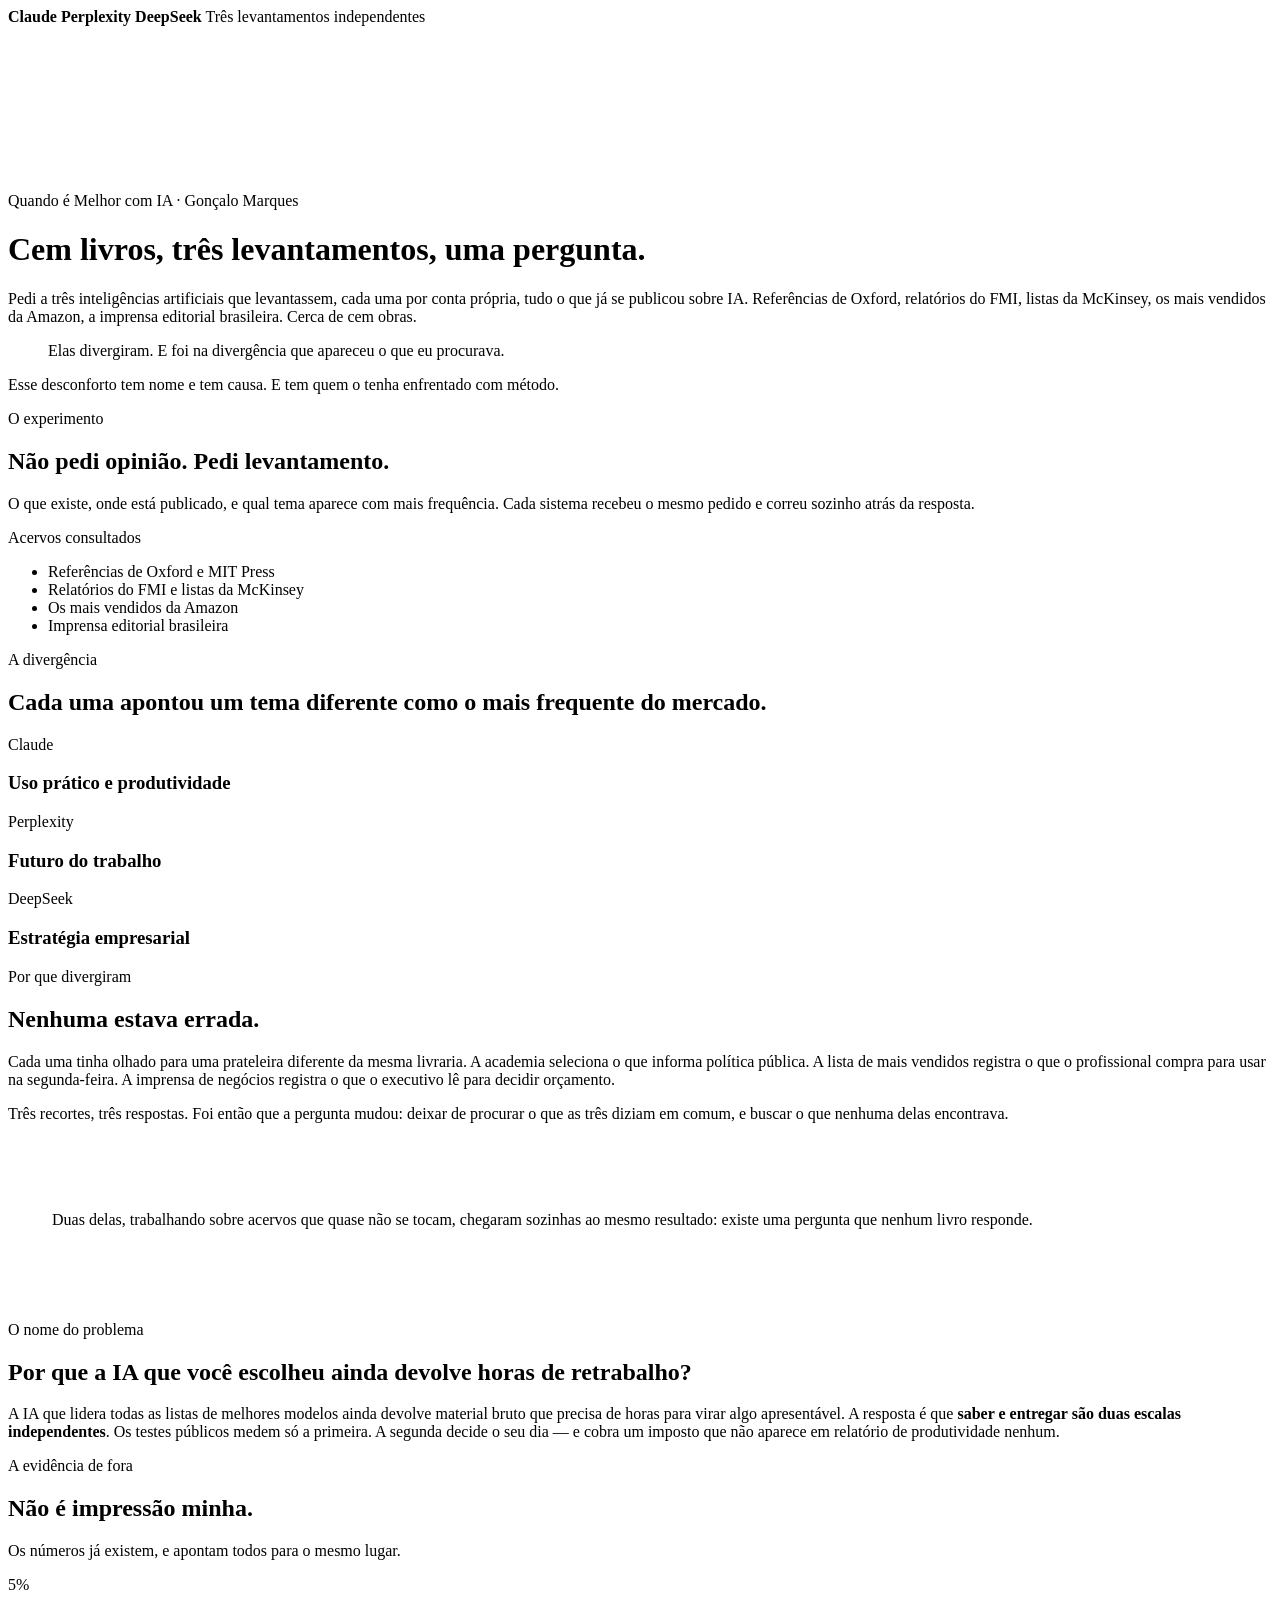
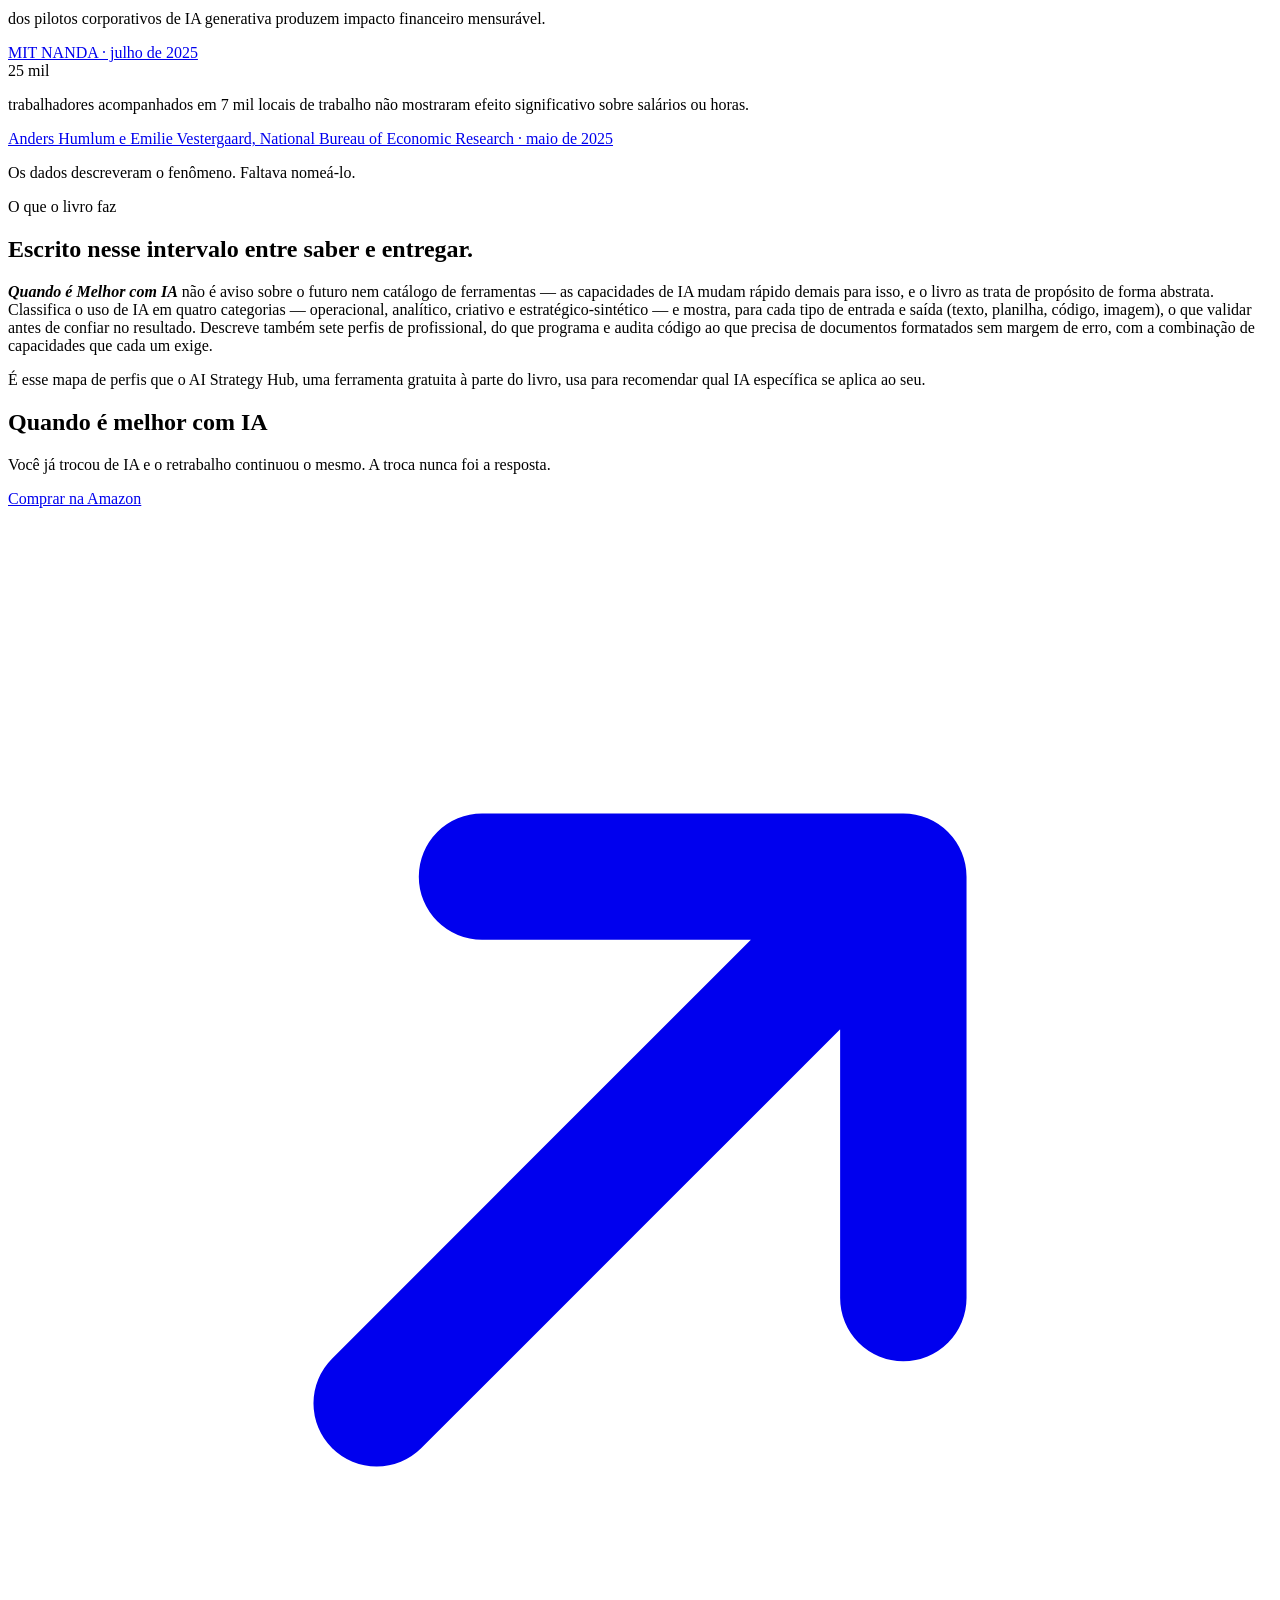
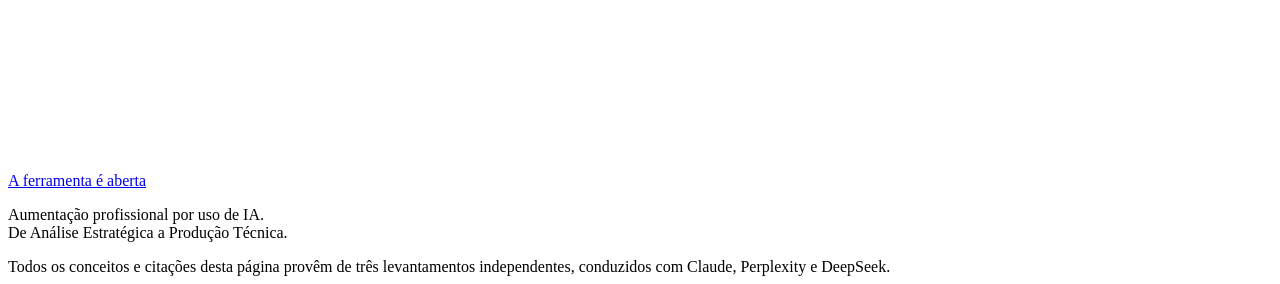
<file: artigos/cem-livros.html>
<!-- Artigo: Cem livros, três levantamentos, uma pergunta. Fragmento injetado em #articleReader.
     Sem <html>/<head>/<style>/<script>: estilos em artigos/carrossel-cem-livros.html,
     comportamento no bloco de script do index.html. -->
<div id="legend" aria-hidden="true">
  <b><i style="background:#d97757"></i><span data-i18n="art.cem.legend.claude" data-i18n-pt="Claude">Claude</span></b>
  <b><i style="background:#1FB8CD"></i><span data-i18n="art.cem.legend.perplexity" data-i18n-pt="Perplexity">Perplexity</span></b>
  <b><i style="background:#4D6BFE"></i><span data-i18n="art.cem.legend.deepseek" data-i18n-pt="DeepSeek">DeepSeek</span></b>
  <span data-i18n="art.cem.legend.sub" data-i18n-pt="Três levantamentos independentes">Três levantamentos independentes</span>
</div>

<div class="wrap">
  <svg id="rail" aria-hidden="true"></svg>
  <div class="col">

    <header class="hero">
      <p class="kicker" data-i18n="art.cem.hero.kick" data-i18n-pt="Quando é Melhor com IA · Gonçalo Marques">Quando é Melhor com IA · Gonçalo Marques</p>
      <h1 data-i18n="art.cem.hero.title" data-i18n-pt="Cem livros, três levantamentos, uma pergunta.">Cem livros, três levantamentos, uma pergunta.</h1>
      <p class="lede" data-i18n="art.cem.hero.lede" data-i18n-pt="Pedi a três inteligências artificiais que levantassem, cada uma por conta própria, tudo o que já se publicou sobre IA. Referências de Oxford, relatórios do FMI, listas da McKinsey, os mais vendidos da Amazon, a imprensa editorial brasileira. Cerca de cem obras.">Pedi a três inteligências artificiais que levantassem, cada uma por conta própria, tudo o que já se publicou sobre IA. Referências de Oxford, relatórios do FMI, listas da McKinsey, os mais vendidos da Amazon, a imprensa editorial brasileira. Cerca de cem obras.</p>
      <blockquote data-i18n="art.cem.hero.quote" data-i18n-pt="Elas divergiram. E foi na divergência que apareceu o que eu procurava.">Elas divergiram. E foi na divergência que apareceu o que eu procurava.</blockquote>
      <p class="bridge" data-i18n="art.cem.hero.bridge" data-i18n-pt="Esse desconforto tem nome e tem causa. E tem quem o tenha enfrentado com método.">Esse desconforto tem nome e tem causa. E tem quem o tenha enfrentado com método.</p>
    </header>

    <section class="node" id="n1">
      <span class="eyebrow" data-i18n="art.cem.experimento.eye" data-i18n-pt="O experimento">O experimento</span>
      <h2 data-i18n="art.cem.experimento.h" data-i18n-pt="Não pedi opinião. Pedi levantamento.">Não pedi opinião. Pedi levantamento.</h2>
      <p data-i18n="art.cem.experimento.p" data-i18n-pt="O que existe, onde está publicado, e qual tema aparece com mais frequência. Cada sistema recebeu o mesmo pedido e correu sozinho atrás da resposta.">O que existe, onde está publicado, e qual tema aparece com mais frequência. Cada sistema recebeu o mesmo pedido e correu sozinho atrás da resposta.</p>
      <div class="card">
        <span class="eyebrow" style="margin-bottom:12px" data-i18n="art.cem.experimento.card" data-i18n-pt="Acervos consultados">Acervos consultados</span>
        <ul class="list">
          <li data-i18n="art.cem.experimento.l1" data-i18n-pt="Referências de Oxford e MIT Press">Referências de Oxford e MIT Press</li>
          <li data-i18n="art.cem.experimento.l2" data-i18n-pt="Relatórios do FMI e listas da McKinsey">Relatórios do FMI e listas da McKinsey</li>
          <li data-i18n="art.cem.experimento.l3" data-i18n-pt="Os mais vendidos da Amazon">Os mais vendidos da Amazon</li>
          <li data-i18n="art.cem.experimento.l4" data-i18n-pt="Imprensa editorial brasileira">Imprensa editorial brasileira</li>
        </ul>
      </div>
    </section>

    <section class="node" id="n2">
      <span class="eyebrow" data-i18n="art.cem.divergencia.eye" data-i18n-pt="A divergência">A divergência</span>
      <h2 data-i18n="art.cem.divergencia.h" data-i18n-pt="Cada uma apontou um tema diferente como o mais frequente do mercado.">Cada uma apontou um tema diferente como o mais frequente do mercado.</h2>
      <div class="card claude"><span class="src" data-i18n="art.cem.legend.claude" data-i18n-pt="Claude">Claude</span><h3 data-i18n="art.cem.divergencia.c1" data-i18n-pt="Uso prático e produtividade">Uso prático e produtividade</h3></div>
      <div class="card perplexity"><span class="src" data-i18n="art.cem.legend.perplexity" data-i18n-pt="Perplexity">Perplexity</span><h3 data-i18n="art.cem.divergencia.c2" data-i18n-pt="Futuro do trabalho">Futuro do trabalho</h3></div>
      <div class="card deepseek"><span class="src" data-i18n="art.cem.legend.deepseek" data-i18n-pt="DeepSeek">DeepSeek</span><h3 data-i18n="art.cem.divergencia.c3" data-i18n-pt="Estratégia empresarial">Estratégia empresarial</h3></div>
    </section>

    <section class="node" id="n3">
      <span class="eyebrow" data-i18n="art.cem.porque.eye" data-i18n-pt="Por que divergiram">Por que divergiram</span>
      <h2 data-i18n="art.cem.porque.h" data-i18n-pt="Nenhuma estava errada.">Nenhuma estava errada.</h2>
      <p data-i18n="art.cem.porque.p1" data-i18n-pt="Cada uma tinha olhado para uma prateleira diferente da mesma livraria. A academia seleciona o que informa política pública. A lista de mais vendidos registra o que o profissional compra para usar na segunda-feira. A imprensa de negócios registra o que o executivo lê para decidir orçamento.">Cada uma tinha olhado para uma prateleira diferente da mesma livraria. A academia seleciona o que informa política pública. A lista de mais vendidos registra o que o profissional compra para usar na segunda-feira. A imprensa de negócios registra o que o executivo lê para decidir orçamento.</p>
      <p class="quiet" data-i18n="art.cem.porque.p2" data-i18n-pt="Três recortes, três respostas. Foi então que a pergunta mudou: deixar de procurar o que as três diziam em comum, e buscar o que nenhuma delas encontrava.">Três recortes, três respostas. Foi então que a pergunta mudou: deixar de procurar o que as três diziam em comum, e buscar o que nenhuma delas encontrava.</p>
    </section>

    <section class="node" id="n4" style="background:var(--brand-900);border-radius:24px;padding:56px 44px;margin:0 0 20px">
      <p class="punch" data-i18n="art.cem.ponto.p" data-i18n-pt="Duas delas, trabalhando sobre acervos que quase não se tocam, chegaram sozinhas ao mesmo resultado: existe uma pergunta que nenhum livro responde.">Duas delas, trabalhando sobre acervos que quase não se tocam, chegaram sozinhas ao mesmo resultado: existe uma pergunta que nenhum livro responde.</p>
    </section>

    <section class="node" id="n5">
      <span class="eyebrow" data-i18n="art.cem.problema.eye" data-i18n-pt="O nome do problema">O nome do problema</span>
      <h2 data-i18n="art.cem.problema.h" data-i18n-pt="Por que a IA que você escolheu ainda devolve horas de retrabalho?">Por que a IA que você escolheu ainda devolve horas de retrabalho?</h2>
      <p data-i18n="art.cem.problema.p" data-i18n-html="1">A IA que lidera todas as listas de melhores modelos ainda devolve material bruto que precisa de horas para virar algo apresentável. A resposta é que <strong>saber e entregar são duas escalas independentes</strong>. Os testes públicos medem só a primeira. A segunda decide o seu dia — e cobra um imposto que não aparece em relatório de produtividade nenhum.</p>
    </section>

    <section class="node" id="n6">
      <span class="eyebrow" data-i18n="art.cem.evidencia.eye" data-i18n-pt="A evidência de fora">A evidência de fora</span>
      <h2 data-i18n="art.cem.evidencia.h" data-i18n-pt="Não é impressão minha.">Não é impressão minha.</h2>
      <p data-i18n="art.cem.evidencia.p0" data-i18n-pt="Os números já existem, e apontam todos para o mesmo lugar.">Os números já existem, e apontam todos para o mesmo lugar.</p>
      <div class="stat">
        <span class="n" data-i18n="art.cem.evidencia.s1n" data-i18n-pt="5%">5%</span>
        <p data-i18n="art.cem.evidencia.s1p" data-i18n-pt="dos pilotos corporativos de IA generativa produzem impacto financeiro mensurável.">dos pilotos corporativos de IA generativa produzem impacto financeiro mensurável.</p>
        <a class="src" href="https://mlq.ai/media/quarterly_decks/v0.1_State_of_AI_in_Business_2025_Report.pdf" target="_blank" rel="noopener" data-i18n="art.cem.evidencia.s1src" data-i18n-pt="MIT NANDA · julho de 2025">MIT NANDA · julho de 2025</a>
      </div>
      <div class="stat">
        <span class="n" data-i18n="art.cem.evidencia.s2n" data-i18n-pt="25 mil">25 mil</span>
        <p data-i18n="art.cem.evidencia.s2p" data-i18n-pt="trabalhadores acompanhados em 7 mil locais de trabalho não mostraram efeito significativo sobre salários ou horas.">trabalhadores acompanhados em 7 mil locais de trabalho não mostraram efeito significativo sobre salários ou horas.</p>
        <a class="src" href="https://www.nber.org/papers/w33777" target="_blank" rel="noopener" data-i18n="art.cem.evidencia.s2src" data-i18n-pt="Anders Humlum e Emilie Vestergaard, National Bureau of Economic Research · maio de 2025">Anders Humlum e Emilie Vestergaard, National Bureau of Economic Research · maio de 2025</a>
      </div>
      <p class="quiet" data-i18n="art.cem.evidencia.q" data-i18n-pt="Os dados descreveram o fenômeno. Faltava nomeá-lo.">Os dados descreveram o fenômeno. Faltava nomeá-lo.</p>
    </section>

    <section class="node" id="n7">
      <span class="eyebrow" data-i18n="art.cem.livro.eye" data-i18n-pt="O que o livro faz">O que o livro faz</span>
      <h2 data-i18n="art.cem.livro.h" data-i18n-pt="Escrito nesse intervalo entre saber e entregar.">Escrito nesse intervalo entre saber e entregar.</h2>
      <p data-i18n="art.cem.livro.p1" data-i18n-html="1"><strong><em>Quando é Melhor com IA</em></strong> não é aviso sobre o futuro nem catálogo de ferramentas — as capacidades de IA mudam rápido demais para isso, e o livro as trata de propósito de forma abstrata. Classifica o uso de IA em quatro categorias — operacional, analítico, criativo e estratégico-sintético — e mostra, para cada tipo de entrada e saída (texto, planilha, código, imagem), o que validar antes de confiar no resultado. Descreve também sete perfis de profissional, do que programa e audita código ao que precisa de documentos formatados sem margem de erro, com a combinação de capacidades que cada um exige.</p>
      <p class="quiet" data-i18n="art.cem.livro.p2" data-i18n-pt="É esse mapa de perfis que o AI Strategy Hub, uma ferramenta gratuita à parte do livro, usa para recomendar qual IA específica se aplica ao seu.">É esse mapa de perfis que o AI Strategy Hub, uma ferramenta gratuita à parte do livro, usa para recomendar qual IA específica se aplica ao seu.</p>
    </section>

    <section class="node" id="n8">
      <div class="close">
        <div class="cover" role="img" aria-label="Quando é Melhor com IA – Gonçalo Marques"></div>
        <div>
          <h2 data-i18n="art.cem.cta.h" data-i18n-pt="Quando é melhor com IA">Quando é melhor com IA</h2>
          <p data-i18n="art.cem.cta.p" data-i18n-pt="Você já trocou de IA e o retrabalho continuou o mesmo. A troca nunca foi a resposta.">Você já trocou de IA e o retrabalho continuou o mesmo. A troca nunca foi a resposta.</p>
          <a class="buy" href="https://www.amazon.com.br/dp/B0H7QR7DZ7" target="_blank" rel="noopener">
            <span data-i18n="art.cem.cta.buy" data-i18n-pt="Comprar na Amazon">Comprar na Amazon</span>
            <svg viewBox="0 0 24 24" fill="none" stroke="currentColor" stroke-width="2.4" stroke-linecap="round" stroke-linejoin="round" aria-hidden="true"><path d="M7 17 17 7M9 7h8v8"/></svg>
          </a>
          <a class="buy ghost" href="https://ai-strat-hub.netlify.app/" target="_blank" rel="noopener" data-i18n="art.cem.cta.hub" data-i18n-pt="A ferramenta é aberta">A ferramenta é aberta</a>
          <p class="fine" data-i18n="art.cem.cta.fine" data-i18n-html="1">Aumentação profissional por uso de IA.<br>De Análise Estratégica a Produção Técnica.</p>
        </div>
      </div>
    </section>

    <footer data-i18n="art.cem.rodape" data-i18n-pt="Todos os conceitos e citações desta página provêm de três levantamentos independentes, conduzidos com Claude, Perplexity e DeepSeek.">Todos os conceitos e citações desta página provêm de três levantamentos independentes, conduzidos com Claude, Perplexity e DeepSeek.</footer>
  </div>
</div>
</file>
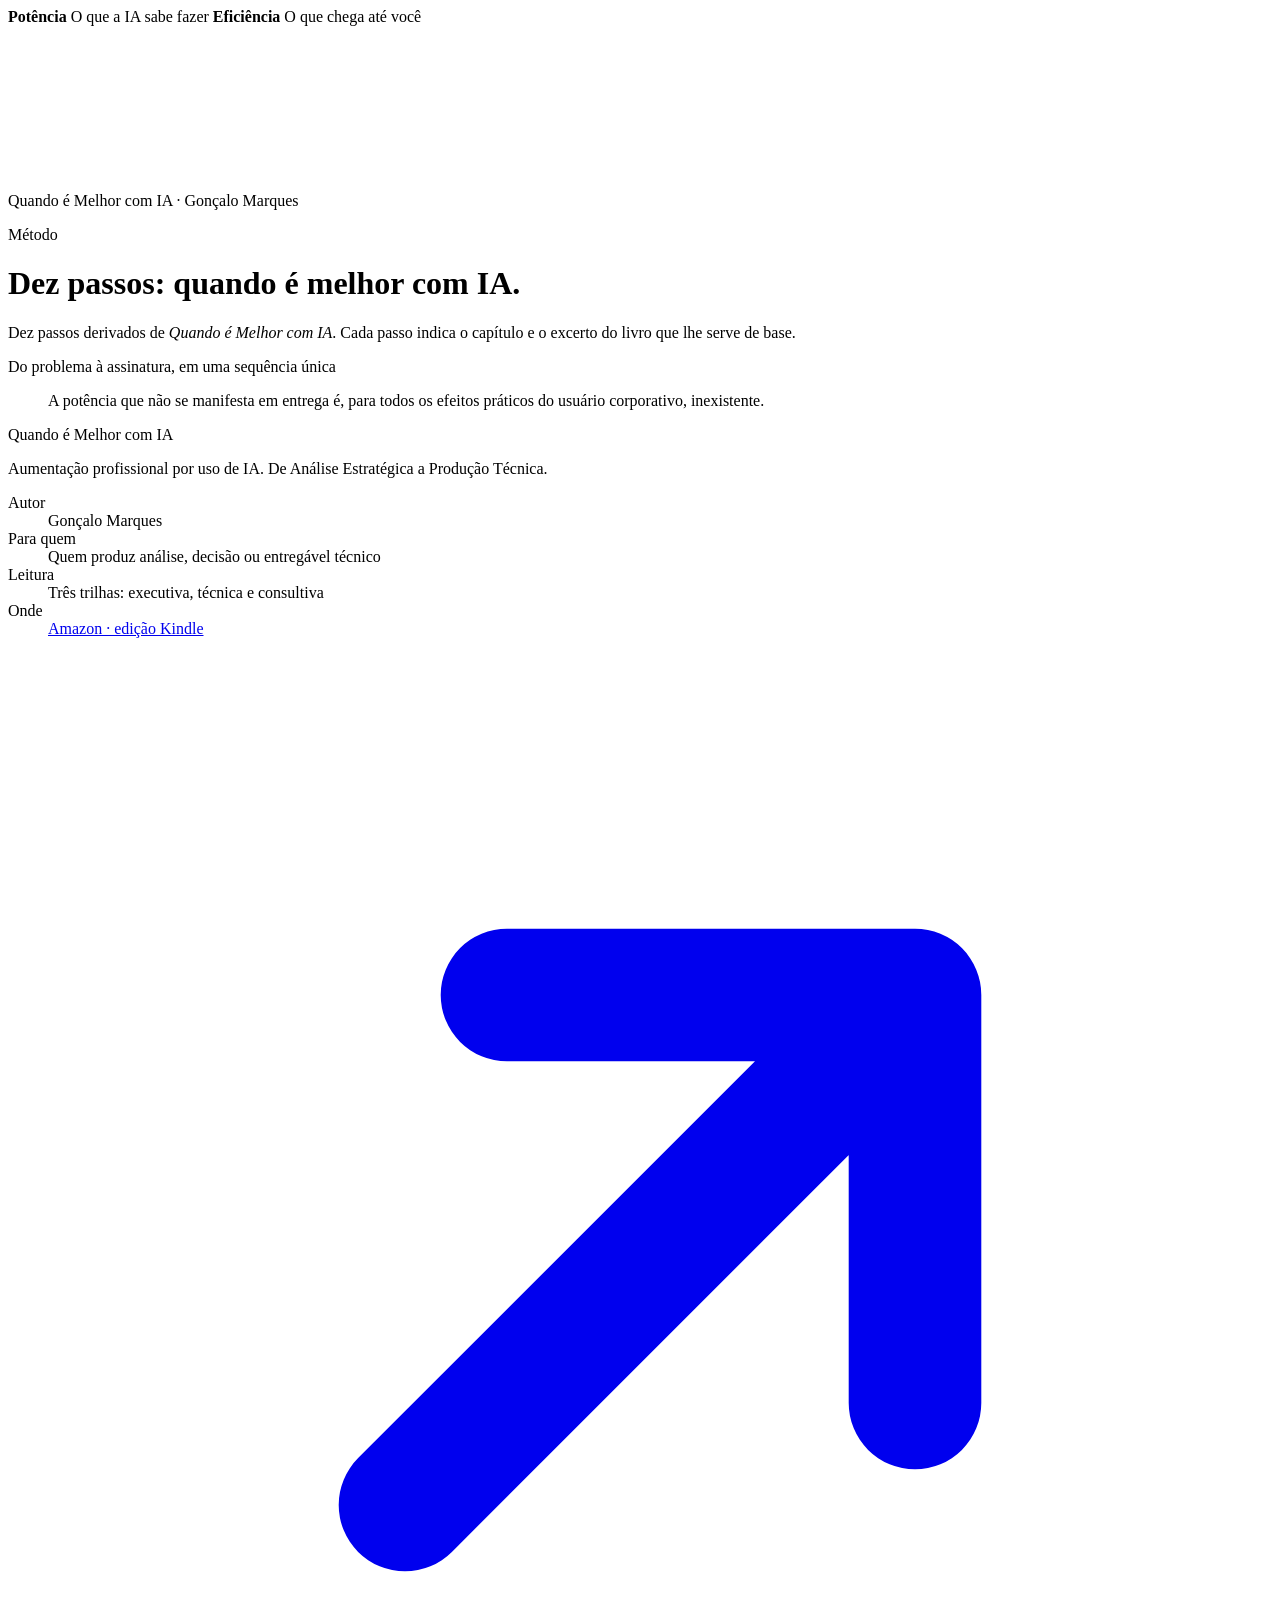
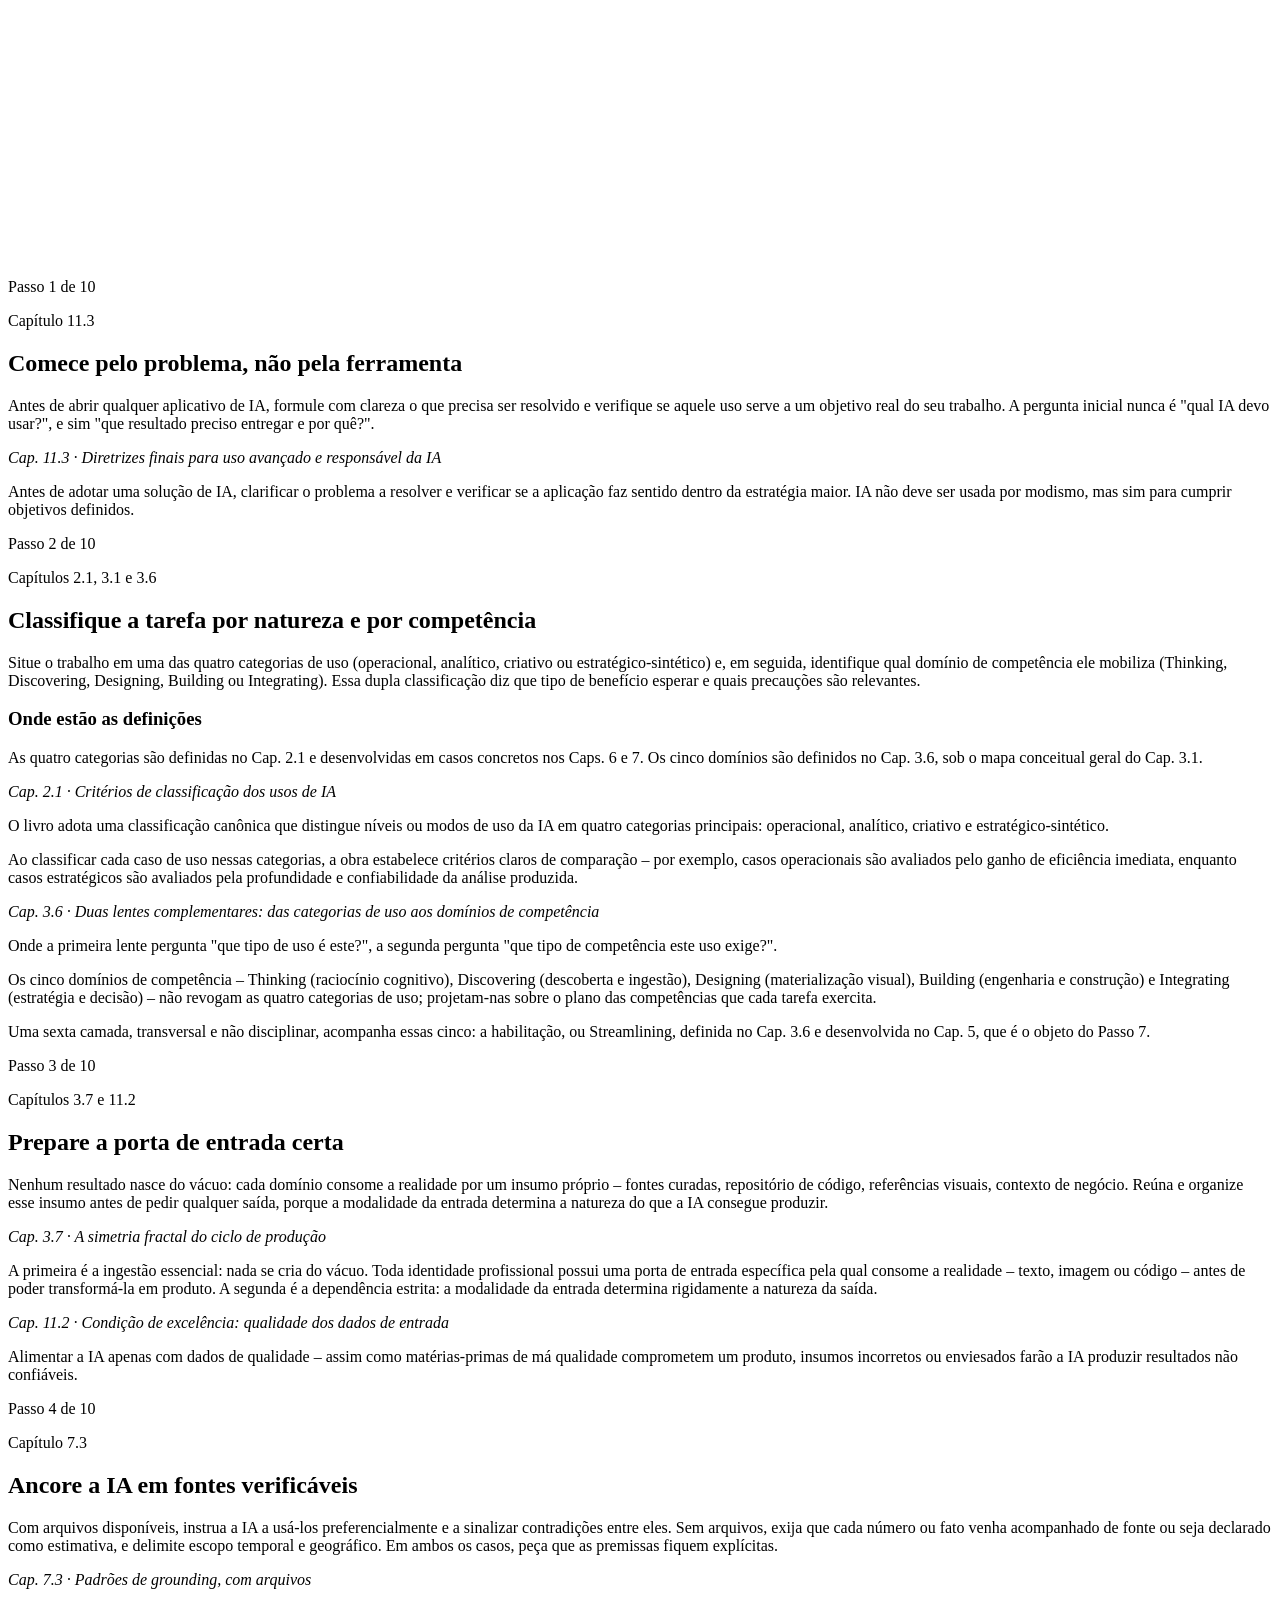
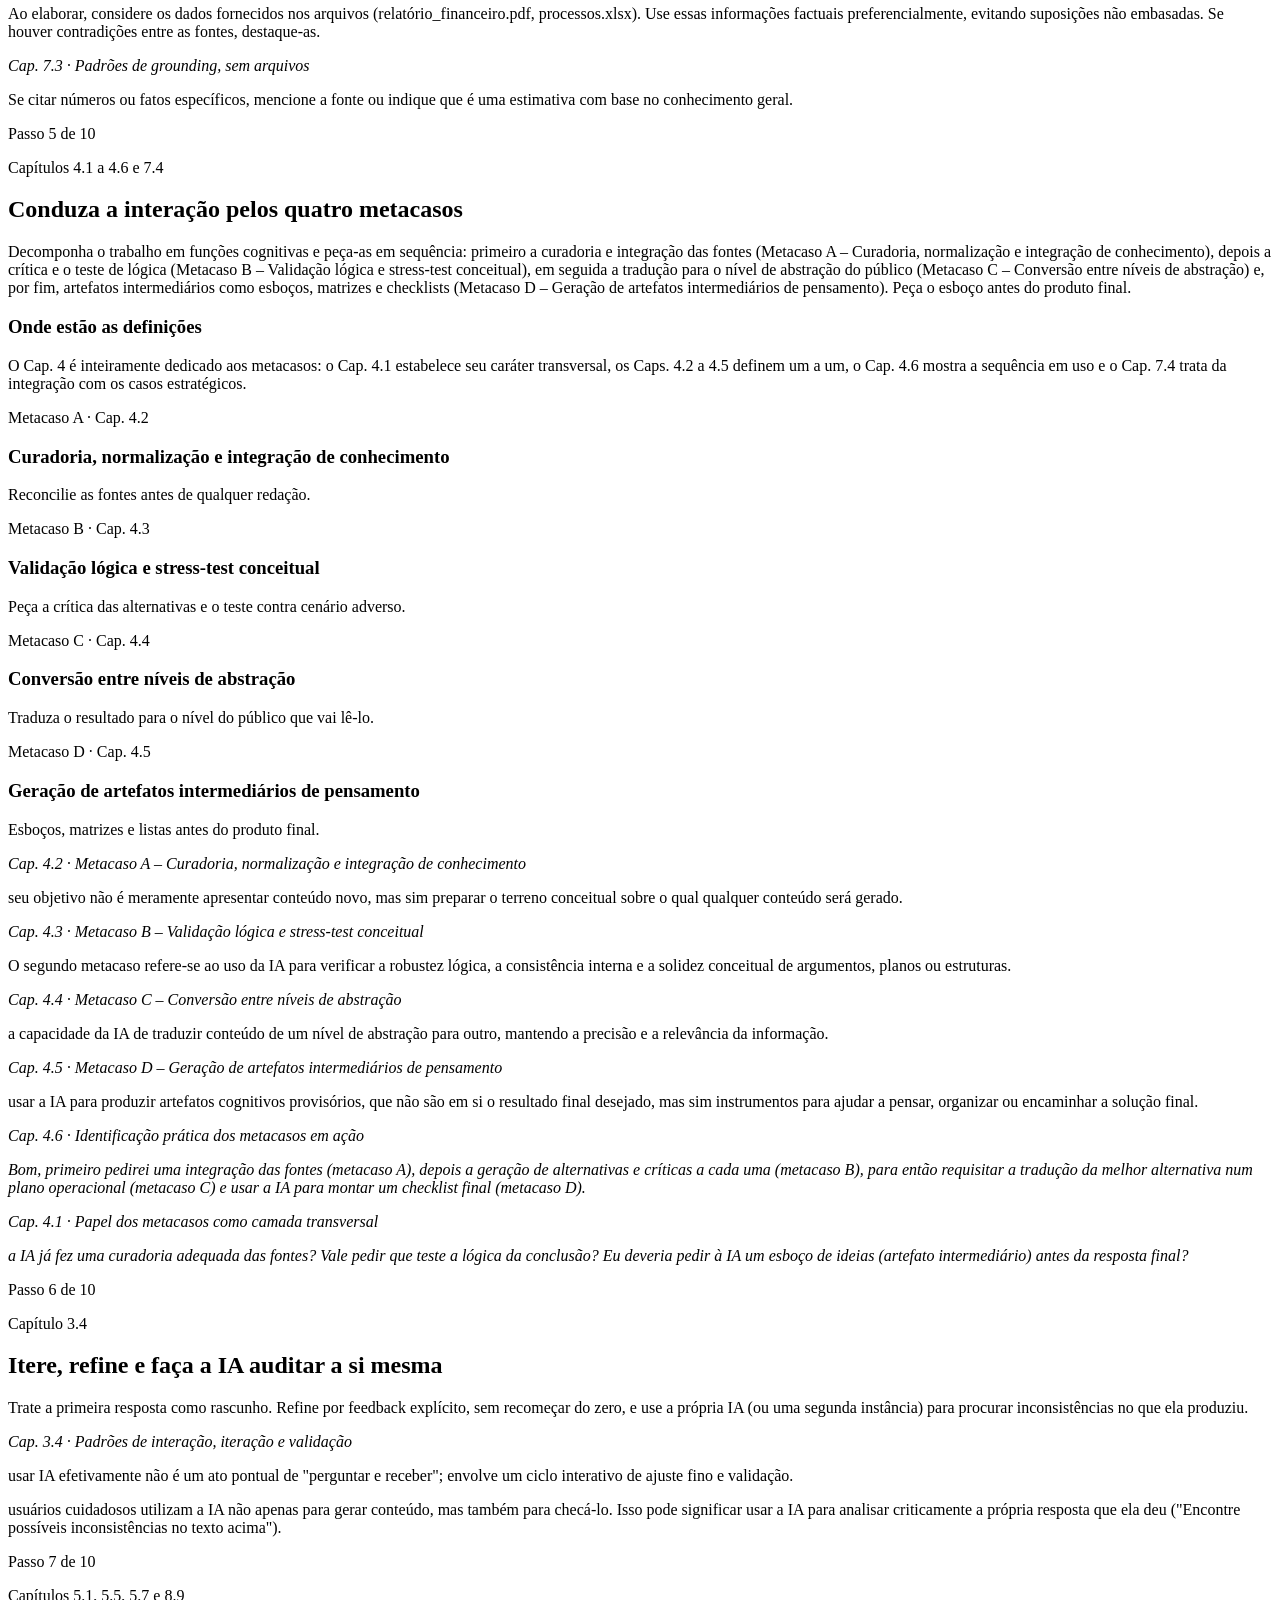
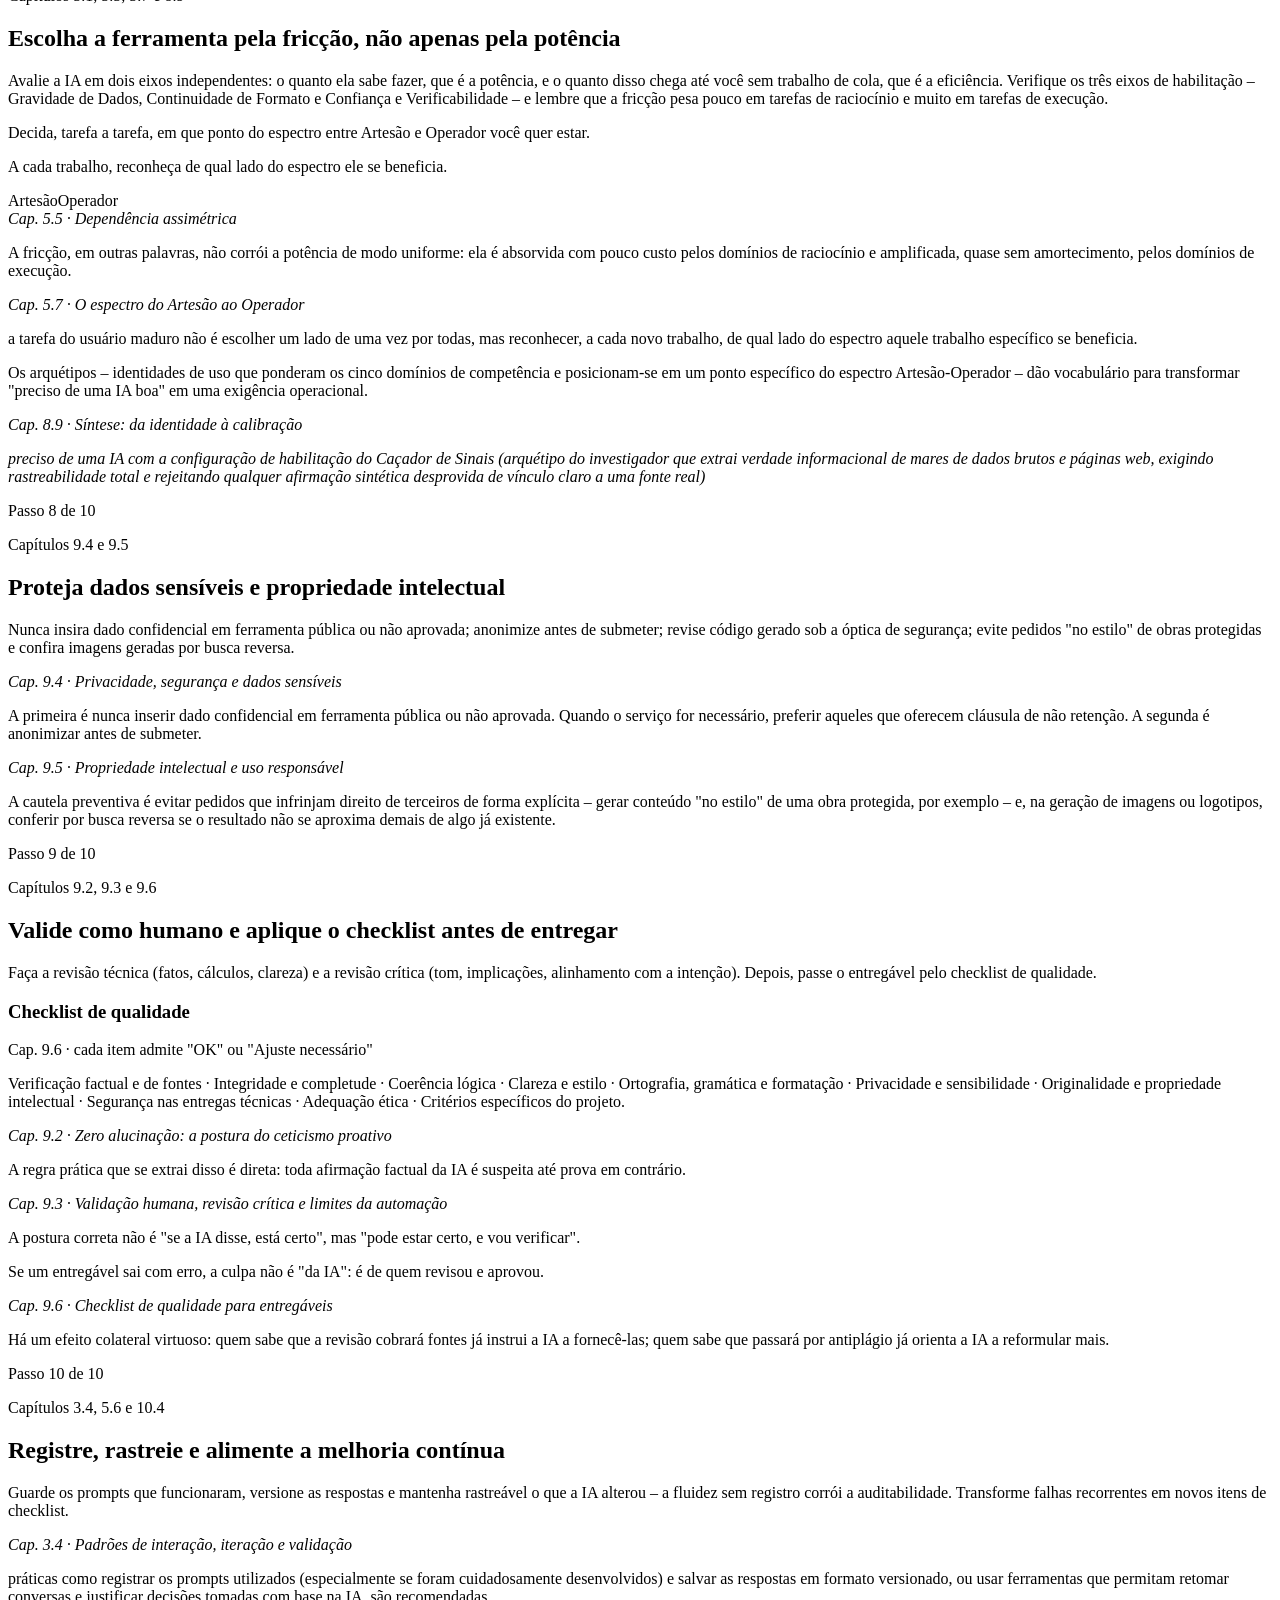
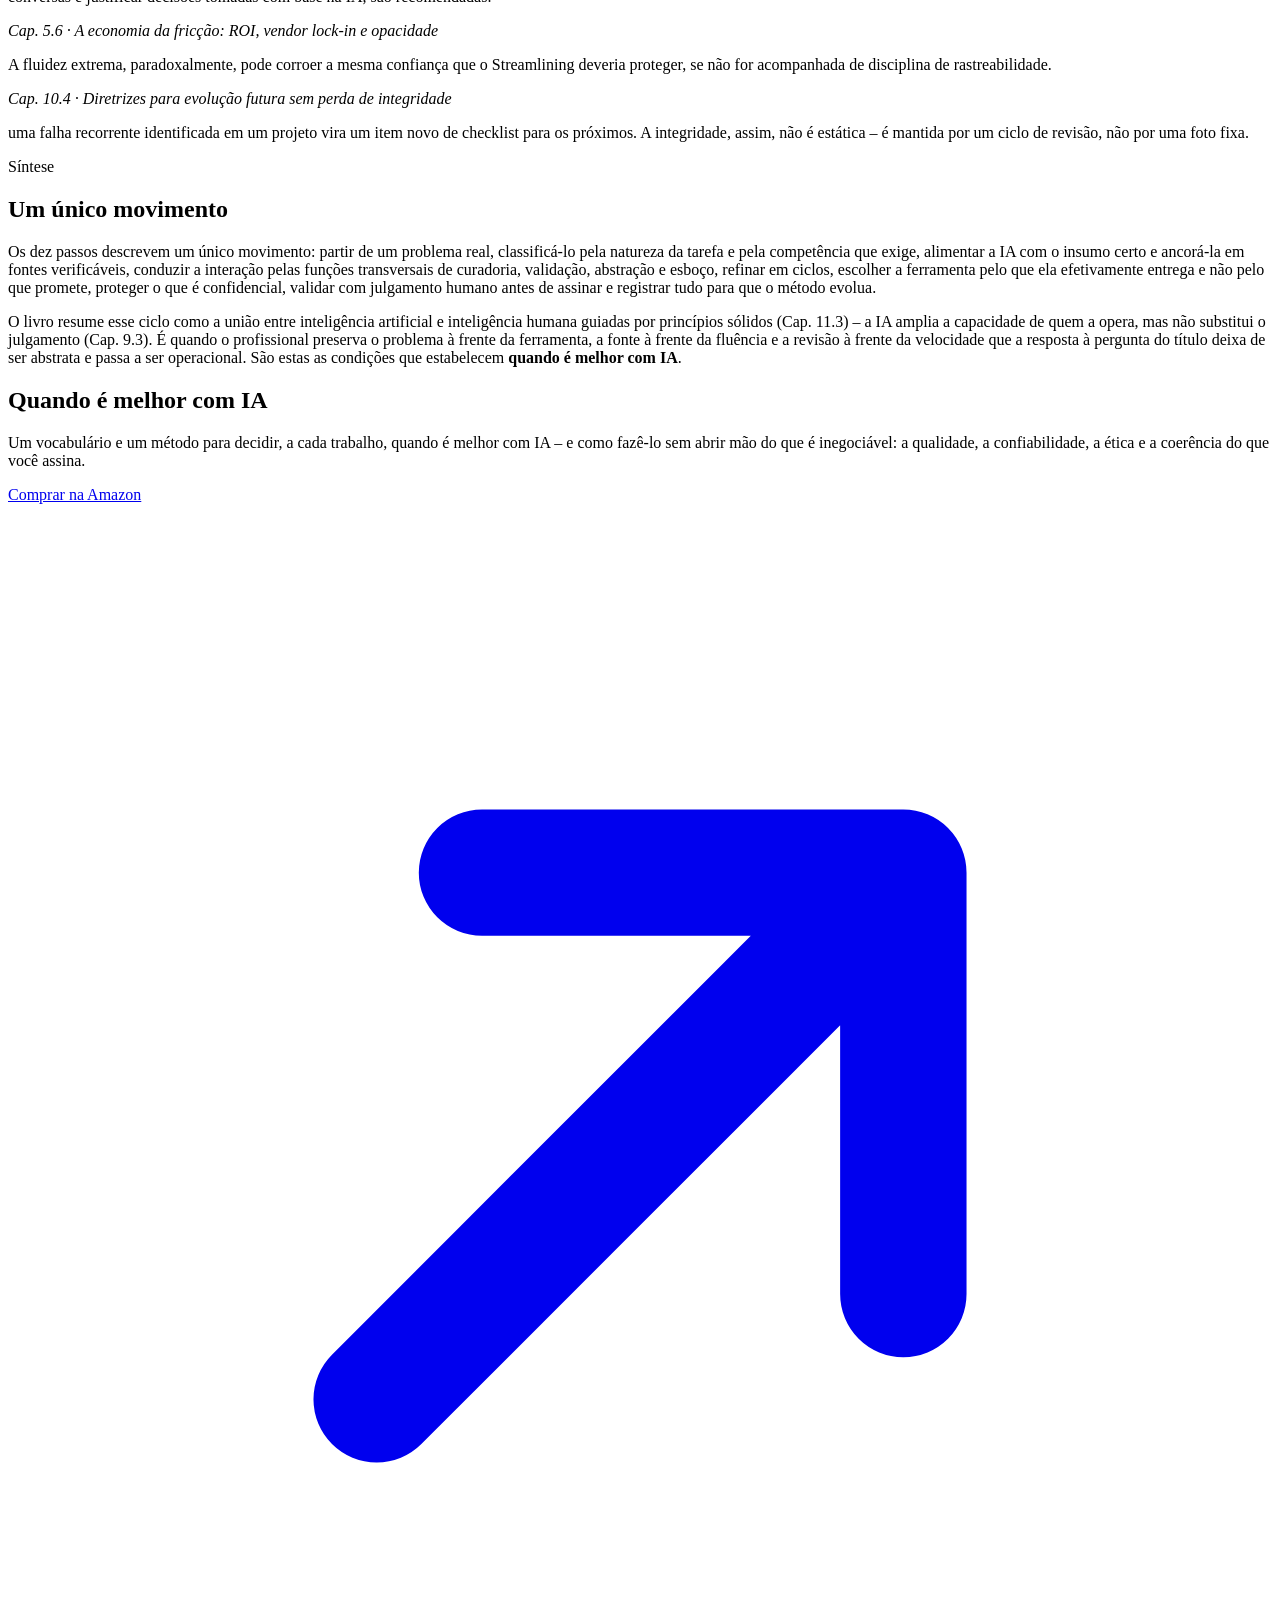
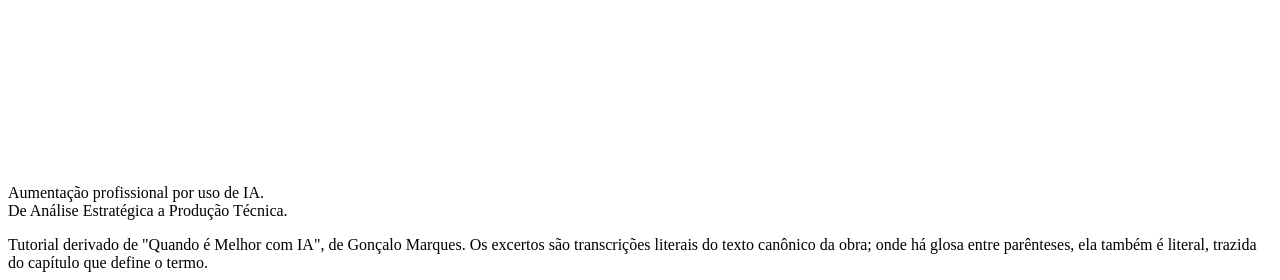
<file: artigos/dez-passos.html>
<!-- Artigo: Dez passos: quando é melhor com IA. Fragmento injetado em #articleReader.
     Sem <html>/<head>/<style>/<script>: estilos em artigos/dez-passos.css,
     comportamento no bloco de script do index.html. -->
<div id="legend" aria-hidden="true">
  <b><i style="background:#818cf8"></i><span data-i18n="art.dez.legenda.p1" data-i18n-pt="Potência">Potência</span></b>
  <span data-i18n="art.dez.legenda.p2" data-i18n-pt="O que a IA sabe fazer">O que a IA sabe fazer</span>
  <b><i style="background:#7c3aed"></i><span data-i18n="art.dez.legenda.e1" data-i18n-pt="Eficiência">Eficiência</span></b>
  <span data-i18n="art.dez.legenda.e2" data-i18n-pt="O que chega até você">O que chega até você</span>
</div>

<div class="wrap">
  <svg id="rail" aria-hidden="true"></svg>
  <div class="col">
<header class="hero">
<p class="kicker" data-i18n="art.dez.hero.kick" data-i18n-pt="Quando é Melhor com IA · Gonçalo Marques">Quando é Melhor com IA · Gonçalo Marques</p>
<span class="eyebrow" data-i18n="art.dez.hero.eye" data-i18n-pt="Método">Método</span>
<h1 data-i18n="art.dez.hero.title" data-i18n-pt="Dez passos: quando é melhor com IA.">Dez passos: quando é melhor com IA.</h1>
<p class="lede" data-i18n="art.dez.hero.lede" data-i18n-html="1" data-i18n-pt="Dez passos derivados de &lt;em&gt;Quando é Melhor com IA&lt;/em&gt;. Cada passo indica o capítulo e o excerto do livro que lhe serve de base.">Dez passos derivados de <em>Quando é Melhor com IA</em>. Cada passo indica o capítulo e o excerto do livro que lhe serve de base.</p>
<p class="bridge" data-i18n="art.dez.hero.bridge" data-i18n-pt="Do problema à assinatura, em uma sequência única">Do problema à assinatura, em uma sequência única</p>
<blockquote data-i18n="art.dez.hero.quote" data-i18n-pt="A potência que não se manifesta em entrega é, para todos os efeitos práticos do usuário corporativo, inexistente.">A potência que não se manifesta em entrega é, para todos os efeitos práticos do usuário corporativo, inexistente.</blockquote>
</header>
<section class="node" id="n0">
<div class="intro">
<a aria-label="Quando é Melhor com IA – Gonçalo Marques" class="cover" href="https://www.amazon.com.br/dp/B0H7QR7DZ7" rel="noopener" role="img" target="_blank"></a>
<div>
<p class="t" data-i18n="art.dez.livro.t" data-i18n-pt="Quando é Melhor com IA">Quando é Melhor com IA</p>
<p class="s" data-i18n="art.dez.livro.s" data-i18n-pt="Aumentação profissional por uso de IA. De Análise Estratégica a Produção Técnica.">Aumentação profissional por uso de IA. De Análise Estratégica a Produção Técnica.</p>
<dl>
<dt data-i18n="art.dez.livro.dt1" data-i18n-pt="Autor">Autor</dt><dd data-i18n="art.dez.livro.dd1" data-i18n-pt="Gonçalo Marques">Gonçalo Marques</dd>
<dt data-i18n="art.dez.livro.dt2" data-i18n-pt="Para quem">Para quem</dt><dd data-i18n="art.dez.livro.dd2" data-i18n-pt="Quem produz análise, decisão ou entregável técnico">Quem produz análise, decisão ou entregável técnico</dd>
<dt data-i18n="art.dez.livro.dt3" data-i18n-pt="Leitura">Leitura</dt><dd data-i18n="art.dez.livro.dd3" data-i18n-pt="Três trilhas: executiva, técnica e consultiva">Três trilhas: executiva, técnica e consultiva</dd>
<dt data-i18n="art.dez.livro.dt4" data-i18n-pt="Onde">Onde</dt><dd><a class="src" href="https://www.amazon.com.br/dp/B0H7QR7DZ7" rel="noopener" target="_blank"><span data-i18n="art.dez.livro.src" data-i18n-pt="Amazon · edição Kindle">Amazon · edição Kindle</span><svg aria-hidden="true" fill="none" stroke="currentColor" stroke-linecap="round" stroke-linejoin="round" stroke-width="2.6" viewbox="0 0 24 24"><path d="M7 17 17 7M9 7h8v8"></path></svg></a></dd>
</dl>
</div>
</div>
</section>
<section class="node" id="n1">
<p class="step" data-i18n="art.dez.p1.step" data-i18n-pt="Passo 1 de 10">Passo 1 de 10</p>
<span class="tag p" data-i18n="art.dez.p1.tag" data-i18n-pt="Capítulo 11.3">Capítulo 11.3</span>
<h2 data-i18n="art.dez.p1.h" data-i18n-pt="Comece pelo problema, não pela ferramenta">Comece pelo problema, não pela ferramenta</h2>
<p data-i18n="art.dez.p1.p1" data-i18n-pt="Antes de abrir qualquer aplicativo de IA, formule com clareza o que precisa ser resolvido e verifique se aquele uso serve a um objetivo real do seu trabalho. A pergunta inicial nunca é &quot;qual IA devo usar?&quot;, e sim &quot;que resultado preciso entregar e por quê?&quot;.">Antes de abrir qualquer aplicativo de IA, formule com clareza o que precisa ser resolvido e verifique se aquele uso serve a um objetivo real do seu trabalho. A pergunta inicial nunca é "qual IA devo usar?", e sim "que resultado preciso entregar e por quê?".</p>
<div class="excerpt">
<cite data-i18n="art.dez.p1.cite1" data-i18n-pt="Cap. 11.3 · Diretrizes finais para uso avançado e responsável da IA">Cap. 11.3 · Diretrizes finais para uso avançado e responsável da IA</cite>
<p data-i18n="art.dez.p1.ex1" data-i18n-pt="Antes de adotar uma solução de IA, clarificar o problema a resolver e verificar se a aplicação faz sentido dentro da estratégia maior. IA não deve ser usada por modismo, mas sim para cumprir objetivos definidos.">Antes de adotar uma solução de IA, clarificar o problema a resolver e verificar se a aplicação faz sentido dentro da estratégia maior. IA não deve ser usada por modismo, mas sim para cumprir objetivos definidos.</p>
</div>
</section>
<section class="node" id="n2">
<p class="step" data-i18n="art.dez.p2.step" data-i18n-pt="Passo 2 de 10">Passo 2 de 10</p>
<span class="tag p" data-i18n="art.dez.p2.tag" data-i18n-pt="Capítulos 2.1, 3.1 e 3.6">Capítulos 2.1, 3.1 e 3.6</span>
<h2 data-i18n="art.dez.p2.h" data-i18n-pt="Classifique a tarefa por natureza e por competência">Classifique a tarefa por natureza e por competência</h2>
<p data-i18n="art.dez.p2.p1" data-i18n-pt="Situe o trabalho em uma das quatro categorias de uso (operacional, analítico, criativo ou estratégico-sintético) e, em seguida, identifique qual domínio de competência ele mobiliza (Thinking, Discovering, Designing, Building ou Integrating). Essa dupla classificação diz que tipo de benefício esperar e quais precauções são relevantes.">Situe o trabalho em uma das quatro categorias de uso (operacional, analítico, criativo ou estratégico-sintético) e, em seguida, identifique qual domínio de competência ele mobiliza (Thinking, Discovering, Designing, Building ou Integrating). Essa dupla classificação diz que tipo de benefício esperar e quais precauções são relevantes.</p>
<div class="axis">
<h3 data-i18n="art.dez.p2.axis_h" data-i18n-pt="Onde estão as definições">Onde estão as definições</h3>
<p data-i18n="art.dez.p2.axis_p" data-i18n-pt="As quatro categorias são definidas no Cap. 2.1 e desenvolvidas em casos concretos nos Caps. 6 e 7. Os cinco domínios são definidos no Cap. 3.6, sob o mapa conceitual geral do Cap. 3.1.">As quatro categorias são definidas no Cap. 2.1 e desenvolvidas em casos concretos nos Caps. 6 e 7. Os cinco domínios são definidos no Cap. 3.6, sob o mapa conceitual geral do Cap. 3.1.</p>
</div>
<div class="excerpt">
<cite data-i18n="art.dez.p2.cite1" data-i18n-pt="Cap. 2.1 · Critérios de classificação dos usos de IA">Cap. 2.1 · Critérios de classificação dos usos de IA</cite>
<p data-i18n="art.dez.p2.ex1" data-i18n-pt="O livro adota uma classificação canônica que distingue níveis ou modos de uso da IA em quatro categorias principais: operacional, analítico, criativo e estratégico-sintético.">O livro adota uma classificação canônica que distingue níveis ou modos de uso da IA em quatro categorias principais: operacional, analítico, criativo e estratégico-sintético.</p>
<p data-i18n="art.dez.p2.ex2" data-i18n-pt="Ao classificar cada caso de uso nessas categorias, a obra estabelece critérios claros de comparação – por exemplo, casos operacionais são avaliados pelo ganho de eficiência imediata, enquanto casos estratégicos são avaliados pela profundidade e confiabilidade da análise produzida.">Ao classificar cada caso de uso nessas categorias, a obra estabelece critérios claros de comparação – por exemplo, casos operacionais são avaliados pelo ganho de eficiência imediata, enquanto casos estratégicos são avaliados pela profundidade e confiabilidade da análise produzida.</p>
</div>
<div class="excerpt">
<cite data-i18n="art.dez.p2.cite2" data-i18n-pt="Cap. 3.6 · Duas lentes complementares: das categorias de uso aos domínios de competência">Cap. 3.6 · Duas lentes complementares: das categorias de uso aos domínios de competência</cite>
<p data-i18n="art.dez.p2.ex3" data-i18n-pt="Onde a primeira lente pergunta &quot;que tipo de uso é este?&quot;, a segunda pergunta &quot;que tipo de competência este uso exige?&quot;.">Onde a primeira lente pergunta "que tipo de uso é este?", a segunda pergunta "que tipo de competência este uso exige?".</p>
<p data-i18n="art.dez.p2.ex4" data-i18n-pt="Os cinco domínios de competência – Thinking (raciocínio cognitivo), Discovering (descoberta e ingestão), Designing (materialização visual), Building (engenharia e construção) e Integrating (estratégia e decisão) – não revogam as quatro categorias de uso; projetam-nas sobre o plano das competências que cada tarefa exercita.">Os cinco domínios de competência – Thinking (raciocínio cognitivo), Discovering (descoberta e ingestão), Designing (materialização visual), Building (engenharia e construção) e Integrating (estratégia e decisão) – não revogam as quatro categorias de uso; projetam-nas sobre o plano das competências que cada tarefa exercita.</p>
</div>
<p class="quiet" data-i18n="art.dez.p2.q1" data-i18n-pt="Uma sexta camada, transversal e não disciplinar, acompanha essas cinco: a habilitação, ou Streamlining, definida no Cap. 3.6 e desenvolvida no Cap. 5, que é o objeto do Passo 7.">Uma sexta camada, transversal e não disciplinar, acompanha essas cinco: a habilitação, ou Streamlining, definida no Cap. 3.6 e desenvolvida no Cap. 5, que é o objeto do Passo 7.</p>
</section>
<section class="node" id="n3">
<p class="step" data-i18n="art.dez.p3.step" data-i18n-pt="Passo 3 de 10">Passo 3 de 10</p>
<span class="tag p" data-i18n="art.dez.p3.tag" data-i18n-pt="Capítulos 3.7 e 11.2">Capítulos 3.7 e 11.2</span>
<h2 data-i18n="art.dez.p3.h" data-i18n-pt="Prepare a porta de entrada certa">Prepare a porta de entrada certa</h2>
<p data-i18n="art.dez.p3.p1" data-i18n-pt="Nenhum resultado nasce do vácuo: cada domínio consome a realidade por um insumo próprio – fontes curadas, repositório de código, referências visuais, contexto de negócio. Reúna e organize esse insumo antes de pedir qualquer saída, porque a modalidade da entrada determina a natureza do que a IA consegue produzir.">Nenhum resultado nasce do vácuo: cada domínio consome a realidade por um insumo próprio – fontes curadas, repositório de código, referências visuais, contexto de negócio. Reúna e organize esse insumo antes de pedir qualquer saída, porque a modalidade da entrada determina a natureza do que a IA consegue produzir.</p>
<div class="excerpt">
<cite data-i18n="art.dez.p3.cite1" data-i18n-pt="Cap. 3.7 · A simetria fractal do ciclo de produção">Cap. 3.7 · A simetria fractal do ciclo de produção</cite>
<p data-i18n="art.dez.p3.ex1" data-i18n-pt="A primeira é a ingestão essencial: nada se cria do vácuo. Toda identidade profissional possui uma porta de entrada específica pela qual consome a realidade – texto, imagem ou código – antes de poder transformá-la em produto. A segunda é a dependência estrita: a modalidade da entrada determina rigidamente a natureza da saída.">A primeira é a ingestão essencial: nada se cria do vácuo. Toda identidade profissional possui uma porta de entrada específica pela qual consome a realidade – texto, imagem ou código – antes de poder transformá-la em produto. A segunda é a dependência estrita: a modalidade da entrada determina rigidamente a natureza da saída.</p>
</div>
<div class="excerpt">
<cite data-i18n="art.dez.p3.cite2" data-i18n-pt="Cap. 11.2 · Condição de excelência: qualidade dos dados de entrada">Cap. 11.2 · Condição de excelência: qualidade dos dados de entrada</cite>
<p data-i18n="art.dez.p3.ex2" data-i18n-pt="Alimentar a IA apenas com dados de qualidade – assim como matérias-primas de má qualidade comprometem um produto, insumos incorretos ou enviesados farão a IA produzir resultados não confiáveis.">Alimentar a IA apenas com dados de qualidade – assim como matérias-primas de má qualidade comprometem um produto, insumos incorretos ou enviesados farão a IA produzir resultados não confiáveis.</p>
</div>
</section>
<section class="node" id="n4">
<p class="step" data-i18n="art.dez.p4.step" data-i18n-pt="Passo 4 de 10">Passo 4 de 10</p>
<span class="tag e" data-i18n="art.dez.p4.tag" data-i18n-pt="Capítulo 7.3">Capítulo 7.3</span>
<h2 data-i18n="art.dez.p4.h" data-i18n-pt="Ancore a IA em fontes verificáveis">Ancore a IA em fontes verificáveis</h2>
<p data-i18n="art.dez.p4.p1" data-i18n-pt="Com arquivos disponíveis, instrua a IA a usá-los preferencialmente e a sinalizar contradições entre eles. Sem arquivos, exija que cada número ou fato venha acompanhado de fonte ou seja declarado como estimativa, e delimite escopo temporal e geográfico. Em ambos os casos, peça que as premissas fiquem explícitas.">Com arquivos disponíveis, instrua a IA a usá-los preferencialmente e a sinalizar contradições entre eles. Sem arquivos, exija que cada número ou fato venha acompanhado de fonte ou seja declarado como estimativa, e delimite escopo temporal e geográfico. Em ambos os casos, peça que as premissas fiquem explícitas.</p>
<div class="excerpt">
<cite data-i18n="art.dez.p4.cite1" data-i18n-pt="Cap. 7.3 · Padrões de grounding, com arquivos">Cap. 7.3 · Padrões de grounding, com arquivos</cite>
<p data-i18n="art.dez.p4.ex1" data-i18n-pt="Ao elaborar, considere os dados fornecidos nos arquivos (relatório_financeiro.pdf, processos.xlsx). Use essas informações factuais preferencialmente, evitando suposições não embasadas. Se houver contradições entre as fontes, destaque-as.">Ao elaborar, considere os dados fornecidos nos arquivos (relatório_financeiro.pdf, processos.xlsx). Use essas informações factuais preferencialmente, evitando suposições não embasadas. Se houver contradições entre as fontes, destaque-as.</p>
</div>
<div class="excerpt">
<cite data-i18n="art.dez.p4.cite2" data-i18n-pt="Cap. 7.3 · Padrões de grounding, sem arquivos">Cap. 7.3 · Padrões de grounding, sem arquivos</cite>
<p data-i18n="art.dez.p4.ex2" data-i18n-pt="Se citar números ou fatos específicos, mencione a fonte ou indique que é uma estimativa com base no conhecimento geral.">Se citar números ou fatos específicos, mencione a fonte ou indique que é uma estimativa com base no conhecimento geral.</p>
</div>
</section>
<section class="node" id="n5">
<p class="step" data-i18n="art.dez.p5.step" data-i18n-pt="Passo 5 de 10">Passo 5 de 10</p>
<span class="tag b" data-i18n="art.dez.p5.tag" data-i18n-pt="Capítulos 4.1 a 4.6 e 7.4">Capítulos 4.1 a 4.6 e 7.4</span>
<h2 data-i18n="art.dez.p5.h" data-i18n-pt="Conduza a interação pelos quatro metacasos">Conduza a interação pelos quatro metacasos</h2>
<p data-i18n="art.dez.p5.p1" data-i18n-pt="Decomponha o trabalho em funções cognitivas e peça-as em sequência: primeiro a curadoria e integração das fontes (Metacaso A – Curadoria, normalização e integração de conhecimento), depois a crítica e o teste de lógica (Metacaso B – Validação lógica e stress-test conceitual), em seguida a tradução para o nível de abstração do público (Metacaso C – Conversão entre níveis de abstração) e, por fim, artefatos intermediários como esboços, matrizes e checklists (Metacaso D – Geração de artefatos intermediários de pensamento). Peça o esboço antes do produto final.">Decomponha o trabalho em funções cognitivas e peça-as em sequência: primeiro a curadoria e integração das fontes (Metacaso A – Curadoria, normalização e integração de conhecimento), depois a crítica e o teste de lógica (Metacaso B – Validação lógica e stress-test conceitual), em seguida a tradução para o nível de abstração do público (Metacaso C – Conversão entre níveis de abstração) e, por fim, artefatos intermediários como esboços, matrizes e checklists (Metacaso D – Geração de artefatos intermediários de pensamento). Peça o esboço antes do produto final.</p>
<div class="axis">
<h3 data-i18n="art.dez.p5.axis_h" data-i18n-pt="Onde estão as definições">Onde estão as definições</h3>
<p data-i18n="art.dez.p5.axis_p" data-i18n-pt="O Cap. 4 é inteiramente dedicado aos metacasos: o Cap. 4.1 estabelece seu caráter transversal, os Caps. 4.2 a 4.5 definem um a um, o Cap. 4.6 mostra a sequência em uso e o Cap. 7.4 trata da integração com os casos estratégicos.">O Cap. 4 é inteiramente dedicado aos metacasos: o Cap. 4.1 estabelece seu caráter transversal, os Caps. 4.2 a 4.5 definem um a um, o Cap. 4.6 mostra a sequência em uso e o Cap. 7.4 trata da integração com os casos estratégicos.</p>
</div>
<div class="grid2">
<div class="card"><p class="idx" data-i18n="art.dez.p5.card_idx1" data-i18n-pt="Metacaso A · Cap. 4.2">Metacaso A · Cap. 4.2</p><h3 data-i18n="art.dez.p5.card_h1" data-i18n-pt="Curadoria, normalização e integração de conhecimento">Curadoria, normalização e integração de conhecimento</h3><p data-i18n="art.dez.p5.card_p1" data-i18n-pt="Reconcilie as fontes antes de qualquer redação.">Reconcilie as fontes antes de qualquer redação.</p></div>
<div class="card"><p class="idx" data-i18n="art.dez.p5.card_idx2" data-i18n-pt="Metacaso B · Cap. 4.3">Metacaso B · Cap. 4.3</p><h3 data-i18n="art.dez.p5.card_h2" data-i18n-pt="Validação lógica e stress-test conceitual">Validação lógica e stress-test conceitual</h3><p data-i18n="art.dez.p5.card_p2" data-i18n-pt="Peça a crítica das alternativas e o teste contra cenário adverso.">Peça a crítica das alternativas e o teste contra cenário adverso.</p></div>
<div class="card"><p class="idx" data-i18n="art.dez.p5.card_idx3" data-i18n-pt="Metacaso C · Cap. 4.4">Metacaso C · Cap. 4.4</p><h3 data-i18n="art.dez.p5.card_h3" data-i18n-pt="Conversão entre níveis de abstração">Conversão entre níveis de abstração</h3><p data-i18n="art.dez.p5.card_p3" data-i18n-pt="Traduza o resultado para o nível do público que vai lê-lo.">Traduza o resultado para o nível do público que vai lê-lo.</p></div>
<div class="card"><p class="idx" data-i18n="art.dez.p5.card_idx4" data-i18n-pt="Metacaso D · Cap. 4.5">Metacaso D · Cap. 4.5</p><h3 data-i18n="art.dez.p5.card_h4" data-i18n-pt="Geração de artefatos intermediários de pensamento">Geração de artefatos intermediários de pensamento</h3><p data-i18n="art.dez.p5.card_p4" data-i18n-pt="Esboços, matrizes e listas antes do produto final.">Esboços, matrizes e listas antes do produto final.</p></div>
</div>
<div class="excerpt">
<cite data-i18n="art.dez.p5.cite1" data-i18n-pt="Cap. 4.2 · Metacaso A – Curadoria, normalização e integração de conhecimento">Cap. 4.2 · Metacaso A – Curadoria, normalização e integração de conhecimento</cite>
<p data-i18n="art.dez.p5.ex1" data-i18n-pt="seu objetivo não é meramente apresentar conteúdo novo, mas sim preparar o terreno conceitual sobre o qual qualquer conteúdo será gerado.">seu objetivo não é meramente apresentar conteúdo novo, mas sim preparar o terreno conceitual sobre o qual qualquer conteúdo será gerado.</p>
</div>
<div class="excerpt">
<cite data-i18n="art.dez.p5.cite2" data-i18n-pt="Cap. 4.3 · Metacaso B – Validação lógica e stress-test conceitual">Cap. 4.3 · Metacaso B – Validação lógica e stress-test conceitual</cite>
<p data-i18n="art.dez.p5.ex2" data-i18n-pt="O segundo metacaso refere-se ao uso da IA para verificar a robustez lógica, a consistência interna e a solidez conceitual de argumentos, planos ou estruturas.">O segundo metacaso refere-se ao uso da IA para verificar a robustez lógica, a consistência interna e a solidez conceitual de argumentos, planos ou estruturas.</p>
</div>
<div class="excerpt">
<cite data-i18n="art.dez.p5.cite3" data-i18n-pt="Cap. 4.4 · Metacaso C – Conversão entre níveis de abstração">Cap. 4.4 · Metacaso C – Conversão entre níveis de abstração</cite>
<p data-i18n="art.dez.p5.ex3" data-i18n-pt="a capacidade da IA de traduzir conteúdo de um nível de abstração para outro, mantendo a precisão e a relevância da informação.">a capacidade da IA de traduzir conteúdo de um nível de abstração para outro, mantendo a precisão e a relevância da informação.</p>
</div>
<div class="excerpt">
<cite data-i18n="art.dez.p5.cite4" data-i18n-pt="Cap. 4.5 · Metacaso D – Geração de artefatos intermediários de pensamento">Cap. 4.5 · Metacaso D – Geração de artefatos intermediários de pensamento</cite>
<p data-i18n="art.dez.p5.ex4" data-i18n-pt="usar a IA para produzir artefatos cognitivos provisórios, que não são em si o resultado final desejado, mas sim instrumentos para ajudar a pensar, organizar ou encaminhar a solução final.">usar a IA para produzir artefatos cognitivos provisórios, que não são em si o resultado final desejado, mas sim instrumentos para ajudar a pensar, organizar ou encaminhar a solução final.</p>
</div>
<div class="excerpt">
<cite data-i18n="art.dez.p5.cite5" data-i18n-pt="Cap. 4.6 · Identificação prática dos metacasos em ação">Cap. 4.6 · Identificação prática dos metacasos em ação</cite>
<p data-i18n="art.dez.p5.ex5" data-i18n-html="1" data-i18n-pt="&lt;em&gt;Bom, primeiro pedirei uma integração das fontes (metacaso A), depois a geração de alternativas e críticas a cada uma (metacaso B), para então requisitar a tradução da melhor alternativa num plano operacional (metacaso C) e usar a IA para montar um checklist final (metacaso D).&lt;/em&gt;"><em>Bom, primeiro pedirei uma integração das fontes (metacaso A), depois a geração de alternativas e críticas a cada uma (metacaso B), para então requisitar a tradução da melhor alternativa num plano operacional (metacaso C) e usar a IA para montar um checklist final (metacaso D).</em></p>
</div>
<div class="excerpt">
<cite data-i18n="art.dez.p5.cite6" data-i18n-pt="Cap. 4.1 · Papel dos metacasos como camada transversal">Cap. 4.1 · Papel dos metacasos como camada transversal</cite>
<p data-i18n="art.dez.p5.ex6" data-i18n-html="1" data-i18n-pt="&lt;em&gt;a IA já fez uma curadoria adequada das fontes? Vale pedir que teste a lógica da conclusão? Eu deveria pedir à IA um esboço de ideias (artefato intermediário) antes da resposta final?&lt;/em&gt;"><em>a IA já fez uma curadoria adequada das fontes? Vale pedir que teste a lógica da conclusão? Eu deveria pedir à IA um esboço de ideias (artefato intermediário) antes da resposta final?</em></p>
</div>
</section>
<section class="node" id="n6">
<p class="step" data-i18n="art.dez.p6.step" data-i18n-pt="Passo 6 de 10">Passo 6 de 10</p>
<span class="tag b" data-i18n="art.dez.p6.tag" data-i18n-pt="Capítulo 3.4">Capítulo 3.4</span>
<h2 data-i18n="art.dez.p6.h" data-i18n-pt="Itere, refine e faça a IA auditar a si mesma">Itere, refine e faça a IA auditar a si mesma</h2>
<p data-i18n="art.dez.p6.p1" data-i18n-pt="Trate a primeira resposta como rascunho. Refine por feedback explícito, sem recomeçar do zero, e use a própria IA (ou uma segunda instância) para procurar inconsistências no que ela produziu.">Trate a primeira resposta como rascunho. Refine por feedback explícito, sem recomeçar do zero, e use a própria IA (ou uma segunda instância) para procurar inconsistências no que ela produziu.</p>
<div class="excerpt">
<cite data-i18n="art.dez.p6.cite1" data-i18n-pt="Cap. 3.4 · Padrões de interação, iteração e validação">Cap. 3.4 · Padrões de interação, iteração e validação</cite>
<p data-i18n="art.dez.p6.ex1" data-i18n-pt="usar IA efetivamente não é um ato pontual de &quot;perguntar e receber&quot;; envolve um ciclo interativo de ajuste fino e validação.">usar IA efetivamente não é um ato pontual de "perguntar e receber"; envolve um ciclo interativo de ajuste fino e validação.</p>
<p data-i18n="art.dez.p6.ex2" data-i18n-pt="usuários cuidadosos utilizam a IA não apenas para gerar conteúdo, mas também para checá-lo. Isso pode significar usar a IA para analisar criticamente a própria resposta que ela deu (&quot;Encontre possíveis inconsistências no texto acima&quot;).">usuários cuidadosos utilizam a IA não apenas para gerar conteúdo, mas também para checá-lo. Isso pode significar usar a IA para analisar criticamente a própria resposta que ela deu ("Encontre possíveis inconsistências no texto acima").</p>
</div>
</section>
<section class="node" id="n7">
<p class="step" data-i18n="art.dez.p7.step" data-i18n-pt="Passo 7 de 10">Passo 7 de 10</p>
<span class="tag e" data-i18n="art.dez.p7.tag" data-i18n-pt="Capítulos 5.1, 5.5, 5.7 e 8.9">Capítulos 5.1, 5.5, 5.7 e 8.9</span>
<h2 data-i18n="art.dez.p7.h" data-i18n-pt="Escolha a ferramenta pela fricção, não apenas pela potência">Escolha a ferramenta pela fricção, não apenas pela potência</h2>
<p data-i18n="art.dez.p7.p1" data-i18n-pt="Avalie a IA em dois eixos independentes: o quanto ela sabe fazer, que é a potência, e o quanto disso chega até você sem trabalho de cola, que é a eficiência. Verifique os três eixos de habilitação – Gravidade de Dados, Continuidade de Formato e Confiança e Verificabilidade – e lembre que a fricção pesa pouco em tarefas de raciocínio e muito em tarefas de execução.">Avalie a IA em dois eixos independentes: o quanto ela sabe fazer, que é a potência, e o quanto disso chega até você sem trabalho de cola, que é a eficiência. Verifique os três eixos de habilitação – Gravidade de Dados, Continuidade de Formato e Confiança e Verificabilidade – e lembre que a fricção pesa pouco em tarefas de raciocínio e muito em tarefas de execução.</p>
<p data-i18n="art.dez.p7.p2" data-i18n-pt="Decida, tarefa a tarefa, em que ponto do espectro entre Artesão e Operador você quer estar.">Decida, tarefa a tarefa, em que ponto do espectro entre Artesão e Operador você quer estar.</p>
<div class="spec">
<p class="quiet" data-i18n="art.dez.p7.spec_q" data-i18n-pt="A cada trabalho, reconheça de qual lado do espectro ele se beneficia.">A cada trabalho, reconheça de qual lado do espectro ele se beneficia.</p>
<div class="bar"></div>
<div class="ends"><span data-i18n="art.dez.p7.spec_end1" data-i18n-pt="Artesão">Artesão</span><span data-i18n="art.dez.p7.spec_end2" data-i18n-pt="Operador">Operador</span></div>
</div>
<div class="excerpt">
<cite data-i18n="art.dez.p7.cite1" data-i18n-pt="Cap. 5.5 · Dependência assimétrica">Cap. 5.5 · Dependência assimétrica</cite>
<p data-i18n="art.dez.p7.ex1" data-i18n-pt="A fricção, em outras palavras, não corrói a potência de modo uniforme: ela é absorvida com pouco custo pelos domínios de raciocínio e amplificada, quase sem amortecimento, pelos domínios de execução.">A fricção, em outras palavras, não corrói a potência de modo uniforme: ela é absorvida com pouco custo pelos domínios de raciocínio e amplificada, quase sem amortecimento, pelos domínios de execução.</p>
</div>
<div class="excerpt">
<cite data-i18n="art.dez.p7.cite2" data-i18n-pt="Cap. 5.7 · O espectro do Artesão ao Operador">Cap. 5.7 · O espectro do Artesão ao Operador</cite>
<p data-i18n="art.dez.p7.ex2" data-i18n-pt="a tarefa do usuário maduro não é escolher um lado de uma vez por todas, mas reconhecer, a cada novo trabalho, de qual lado do espectro aquele trabalho específico se beneficia.">a tarefa do usuário maduro não é escolher um lado de uma vez por todas, mas reconhecer, a cada novo trabalho, de qual lado do espectro aquele trabalho específico se beneficia.</p>
</div>
<p data-i18n="art.dez.p7.p3" data-i18n-pt="Os arquétipos – identidades de uso que ponderam os cinco domínios de competência e posicionam-se em um ponto específico do espectro Artesão-Operador – dão vocabulário para transformar &quot;preciso de uma IA boa&quot; em uma exigência operacional.">Os arquétipos – identidades de uso que ponderam os cinco domínios de competência e posicionam-se em um ponto específico do espectro Artesão-Operador – dão vocabulário para transformar "preciso de uma IA boa" em uma exigência operacional.</p>
<div class="excerpt">
<cite data-i18n="art.dez.p7.cite3" data-i18n-pt="Cap. 8.9 · Síntese: da identidade à calibração">Cap. 8.9 · Síntese: da identidade à calibração</cite>
<p data-i18n="art.dez.p7.ex3" data-i18n-html="1" data-i18n-pt="&lt;em&gt;preciso de uma IA com a configuração de habilitação do Caçador de Sinais (arquétipo do investigador que extrai verdade informacional de mares de dados brutos e páginas web, exigindo rastreabilidade total e rejeitando qualquer afirmação sintética desprovida de vínculo claro a uma fonte real)&lt;/em&gt;"><em>preciso de uma IA com a configuração de habilitação do Caçador de Sinais (arquétipo do investigador que extrai verdade informacional de mares de dados brutos e páginas web, exigindo rastreabilidade total e rejeitando qualquer afirmação sintética desprovida de vínculo claro a uma fonte real)</em></p>
</div>
</section>
<section class="node" id="n8">
<p class="step" data-i18n="art.dez.p8.step" data-i18n-pt="Passo 8 de 10">Passo 8 de 10</p>
<span class="tag e" data-i18n="art.dez.p8.tag" data-i18n-pt="Capítulos 9.4 e 9.5">Capítulos 9.4 e 9.5</span>
<h2 data-i18n="art.dez.p8.h" data-i18n-pt="Proteja dados sensíveis e propriedade intelectual">Proteja dados sensíveis e propriedade intelectual</h2>
<p data-i18n="art.dez.p8.p1" data-i18n-pt="Nunca insira dado confidencial em ferramenta pública ou não aprovada; anonimize antes de submeter; revise código gerado sob a óptica de segurança; evite pedidos &quot;no estilo&quot; de obras protegidas e confira imagens geradas por busca reversa.">Nunca insira dado confidencial em ferramenta pública ou não aprovada; anonimize antes de submeter; revise código gerado sob a óptica de segurança; evite pedidos "no estilo" de obras protegidas e confira imagens geradas por busca reversa.</p>
<div class="excerpt">
<cite data-i18n="art.dez.p8.cite1" data-i18n-pt="Cap. 9.4 · Privacidade, segurança e dados sensíveis">Cap. 9.4 · Privacidade, segurança e dados sensíveis</cite>
<p data-i18n="art.dez.p8.ex1" data-i18n-pt="A primeira é nunca inserir dado confidencial em ferramenta pública ou não aprovada. Quando o serviço for necessário, preferir aqueles que oferecem cláusula de não retenção. A segunda é anonimizar antes de submeter.">A primeira é nunca inserir dado confidencial em ferramenta pública ou não aprovada. Quando o serviço for necessário, preferir aqueles que oferecem cláusula de não retenção. A segunda é anonimizar antes de submeter.</p>
</div>
<div class="excerpt">
<cite data-i18n="art.dez.p8.cite2" data-i18n-pt="Cap. 9.5 · Propriedade intelectual e uso responsável">Cap. 9.5 · Propriedade intelectual e uso responsável</cite>
<p data-i18n="art.dez.p8.ex2" data-i18n-pt="A cautela preventiva é evitar pedidos que infrinjam direito de terceiros de forma explícita – gerar conteúdo &quot;no estilo&quot; de uma obra protegida, por exemplo – e, na geração de imagens ou logotipos, conferir por busca reversa se o resultado não se aproxima demais de algo já existente.">A cautela preventiva é evitar pedidos que infrinjam direito de terceiros de forma explícita – gerar conteúdo "no estilo" de uma obra protegida, por exemplo – e, na geração de imagens ou logotipos, conferir por busca reversa se o resultado não se aproxima demais de algo já existente.</p>
</div>
</section>
<section class="node" id="n9">
<p class="step" data-i18n="art.dez.p9.step" data-i18n-pt="Passo 9 de 10">Passo 9 de 10</p>
<span class="tag b" data-i18n="art.dez.p9.tag" data-i18n-pt="Capítulos 9.2, 9.3 e 9.6">Capítulos 9.2, 9.3 e 9.6</span>
<h2 data-i18n="art.dez.p9.h" data-i18n-pt="Valide como humano e aplique o checklist antes de entregar">Valide como humano e aplique o checklist antes de entregar</h2>
<p data-i18n="art.dez.p9.p1" data-i18n-pt="Faça a revisão técnica (fatos, cálculos, clareza) e a revisão crítica (tom, implicações, alinhamento com a intenção). Depois, passe o entregável pelo checklist de qualidade.">Faça a revisão técnica (fatos, cálculos, clareza) e a revisão crítica (tom, implicações, alinhamento com a intenção). Depois, passe o entregável pelo checklist de qualidade.</p>
<div class="arch">
<h3 data-i18n="art.dez.p9.arch_h" data-i18n-pt="Checklist de qualidade">Checklist de qualidade</h3>
<p class="who" data-i18n="art.dez.p9.arch_who" data-i18n-pt="Cap. 9.6 · cada item admite &quot;OK&quot; ou &quot;Ajuste necessário&quot;">Cap. 9.6 · cada item admite "OK" ou "Ajuste necessário"</p>
<p data-i18n="art.dez.p9.arch_p" data-i18n-pt="Verificação factual e de fontes · Integridade e completude · Coerência lógica · Clareza e estilo · Ortografia, gramática e formatação · Privacidade e sensibilidade · Originalidade e propriedade intelectual · Segurança nas entregas técnicas · Adequação ética · Critérios específicos do projeto.">Verificação factual e de fontes · Integridade e completude · Coerência lógica · Clareza e estilo · Ortografia, gramática e formatação · Privacidade e sensibilidade · Originalidade e propriedade intelectual · Segurança nas entregas técnicas · Adequação ética · Critérios específicos do projeto.</p>
</div>
<div class="excerpt">
<cite data-i18n="art.dez.p9.cite1" data-i18n-pt="Cap. 9.2 · Zero alucinação: a postura do ceticismo proativo">Cap. 9.2 · Zero alucinação: a postura do ceticismo proativo</cite>
<p data-i18n="art.dez.p9.ex1" data-i18n-pt="A regra prática que se extrai disso é direta: toda afirmação factual da IA é suspeita até prova em contrário.">A regra prática que se extrai disso é direta: toda afirmação factual da IA é suspeita até prova em contrário.</p>
</div>
<div class="excerpt">
<cite data-i18n="art.dez.p9.cite2" data-i18n-pt="Cap. 9.3 · Validação humana, revisão crítica e limites da automação">Cap. 9.3 · Validação humana, revisão crítica e limites da automação</cite>
<p data-i18n="art.dez.p9.ex2" data-i18n-pt="A postura correta não é &quot;se a IA disse, está certo&quot;, mas &quot;pode estar certo, e vou verificar&quot;.">A postura correta não é "se a IA disse, está certo", mas "pode estar certo, e vou verificar".</p>
<p data-i18n="art.dez.p9.ex3" data-i18n-pt="Se um entregável sai com erro, a culpa não é &quot;da IA&quot;: é de quem revisou e aprovou.">Se um entregável sai com erro, a culpa não é "da IA": é de quem revisou e aprovou.</p>
</div>
<div class="excerpt">
<cite data-i18n="art.dez.p9.cite3" data-i18n-pt="Cap. 9.6 · Checklist de qualidade para entregáveis">Cap. 9.6 · Checklist de qualidade para entregáveis</cite>
<p data-i18n="art.dez.p9.ex4" data-i18n-pt="Há um efeito colateral virtuoso: quem sabe que a revisão cobrará fontes já instrui a IA a fornecê-las; quem sabe que passará por antiplágio já orienta a IA a reformular mais.">Há um efeito colateral virtuoso: quem sabe que a revisão cobrará fontes já instrui a IA a fornecê-las; quem sabe que passará por antiplágio já orienta a IA a reformular mais.</p>
</div>
</section>
<section class="node" id="n10">
<p class="step" data-i18n="art.dez.p10.step" data-i18n-pt="Passo 10 de 10">Passo 10 de 10</p>
<span class="tag p" data-i18n="art.dez.p10.tag" data-i18n-pt="Capítulos 3.4, 5.6 e 10.4">Capítulos 3.4, 5.6 e 10.4</span>
<h2 data-i18n="art.dez.p10.h" data-i18n-pt="Registre, rastreie e alimente a melhoria contínua">Registre, rastreie e alimente a melhoria contínua</h2>
<p data-i18n="art.dez.p10.p1" data-i18n-pt="Guarde os prompts que funcionaram, versione as respostas e mantenha rastreável o que a IA alterou – a fluidez sem registro corrói a auditabilidade. Transforme falhas recorrentes em novos itens de checklist.">Guarde os prompts que funcionaram, versione as respostas e mantenha rastreável o que a IA alterou – a fluidez sem registro corrói a auditabilidade. Transforme falhas recorrentes em novos itens de checklist.</p>
<div class="excerpt">
<cite data-i18n="art.dez.p10.cite1" data-i18n-pt="Cap. 3.4 · Padrões de interação, iteração e validação">Cap. 3.4 · Padrões de interação, iteração e validação</cite>
<p data-i18n="art.dez.p10.ex1" data-i18n-pt="práticas como registrar os prompts utilizados (especialmente se foram cuidadosamente desenvolvidos) e salvar as respostas em formato versionado, ou usar ferramentas que permitam retomar conversas e justificar decisões tomadas com base na IA, são recomendadas.">práticas como registrar os prompts utilizados (especialmente se foram cuidadosamente desenvolvidos) e salvar as respostas em formato versionado, ou usar ferramentas que permitam retomar conversas e justificar decisões tomadas com base na IA, são recomendadas.</p>
</div>
<div class="excerpt">
<cite data-i18n="art.dez.p10.cite2" data-i18n-pt="Cap. 5.6 · A economia da fricção: ROI, vendor lock-in e opacidade">Cap. 5.6 · A economia da fricção: ROI, vendor lock-in e opacidade</cite>
<p data-i18n="art.dez.p10.ex2" data-i18n-pt="A fluidez extrema, paradoxalmente, pode corroer a mesma confiança que o Streamlining deveria proteger, se não for acompanhada de disciplina de rastreabilidade.">A fluidez extrema, paradoxalmente, pode corroer a mesma confiança que o Streamlining deveria proteger, se não for acompanhada de disciplina de rastreabilidade.</p>
</div>
<div class="excerpt">
<cite data-i18n="art.dez.p10.cite3" data-i18n-pt="Cap. 10.4 · Diretrizes para evolução futura sem perda de integridade">Cap. 10.4 · Diretrizes para evolução futura sem perda de integridade</cite>
<p data-i18n="art.dez.p10.ex3" data-i18n-pt="uma falha recorrente identificada em um projeto vira um item novo de checklist para os próximos. A integridade, assim, não é estática – é mantida por um ciclo de revisão, não por uma foto fixa.">uma falha recorrente identificada em um projeto vira um item novo de checklist para os próximos. A integridade, assim, não é estática – é mantida por um ciclo de revisão, não por uma foto fixa.</p>
</div>
</section>
<section class="node" id="n11">
<span class="eyebrow" data-i18n="art.dez.sintese.eye" data-i18n-pt="Síntese">Síntese</span>
<h2 data-i18n="art.dez.sintese.h" data-i18n-pt="Um único movimento">Um único movimento</h2>
<p data-i18n="art.dez.sintese.p1" data-i18n-pt="Os dez passos descrevem um único movimento: partir de um problema real, classificá-lo pela natureza da tarefa e pela competência que exige, alimentar a IA com o insumo certo e ancorá-la em fontes verificáveis, conduzir a interação pelas funções transversais de curadoria, validação, abstração e esboço, refinar em ciclos, escolher a ferramenta pelo que ela efetivamente entrega e não pelo que promete, proteger o que é confidencial, validar com julgamento humano antes de assinar e registrar tudo para que o método evolua.">Os dez passos descrevem um único movimento: partir de um problema real, classificá-lo pela natureza da tarefa e pela competência que exige, alimentar a IA com o insumo certo e ancorá-la em fontes verificáveis, conduzir a interação pelas funções transversais de curadoria, validação, abstração e esboço, refinar em ciclos, escolher a ferramenta pelo que ela efetivamente entrega e não pelo que promete, proteger o que é confidencial, validar com julgamento humano antes de assinar e registrar tudo para que o método evolua.</p>
<p data-i18n="art.dez.sintese.p2" data-i18n-html="1" data-i18n-pt="O livro resume esse ciclo como a união entre inteligência artificial e inteligência humana guiadas por princípios sólidos (Cap. 11.3) – a IA amplia a capacidade de quem a opera, mas não substitui o julgamento (Cap. 9.3). É quando o profissional preserva o problema à frente da ferramenta, a fonte à frente da fluência e a revisão à frente da velocidade que a resposta à pergunta do título deixa de ser abstrata e passa a ser operacional. São estas as condições que estabelecem &lt;strong&gt;quando é melhor com IA&lt;/strong&gt;.">O livro resume esse ciclo como a união entre inteligência artificial e inteligência humana guiadas por princípios sólidos (Cap. 11.3) – a IA amplia a capacidade de quem a opera, mas não substitui o julgamento (Cap. 9.3). É quando o profissional preserva o problema à frente da ferramenta, a fonte à frente da fluência e a revisão à frente da velocidade que a resposta à pergunta do título deixa de ser abstrata e passa a ser operacional. São estas as condições que estabelecem <strong>quando é melhor com IA</strong>.</p>
<div class="close">
<a aria-label="Quando é Melhor com IA – Gonçalo Marques" class="cover" href="https://www.amazon.com.br/dp/B0H7QR7DZ7" rel="noopener" role="img" target="_blank"></a>
<div>
<h2 data-i18n="art.dez.cta.h" data-i18n-pt="Quando é melhor com IA">Quando é melhor com IA</h2>
<p data-i18n="art.dez.cta.p" data-i18n-pt="Um vocabulário e um método para decidir, a cada trabalho, quando é melhor com IA – e como fazê-lo sem abrir mão do que é inegociável: a qualidade, a confiabilidade, a ética e a coerência do que você assina.">Um vocabulário e um método para decidir, a cada trabalho, quando é melhor com IA – e como fazê-lo sem abrir mão do que é inegociável: a qualidade, a confiabilidade, a ética e a coerência do que você assina.</p>
<a class="buy" href="https://www.amazon.com.br/dp/B0H7QR7DZ7" rel="noopener" target="_blank">
<span data-i18n="art.dez.cta.buy" data-i18n-pt="Comprar na Amazon">Comprar na Amazon</span>
<svg aria-hidden="true" fill="none" stroke="currentColor" stroke-linecap="round" stroke-linejoin="round" stroke-width="2.4" viewbox="0 0 24 24"><path d="M7 17 17 7M9 7h8v8"></path></svg>
</a>
<p class="fine" data-i18n="art.dez.cta.fine" data-i18n-html="1" data-i18n-pt="Aumentação profissional por uso de IA.&lt;br/&gt;De Análise Estratégica a Produção Técnica.">Aumentação profissional por uso de IA.<br/>De Análise Estratégica a Produção Técnica.</p>
</div>
</div>
</section>
<footer data-i18n="art.dez.rodape" data-i18n-pt="Tutorial derivado de &quot;Quando é Melhor com IA&quot;, de Gonçalo Marques. Os excertos são transcrições literais do texto canônico da obra; onde há glosa entre parênteses, ela também é literal, trazida do capítulo que define o termo.">Tutorial derivado de "Quando é Melhor com IA", de Gonçalo Marques. Os excertos são transcrições literais do texto canônico da obra; onde há glosa entre parênteses, ela também é literal, trazida do capítulo que define o termo.</footer>
</div>
</div>
</file>
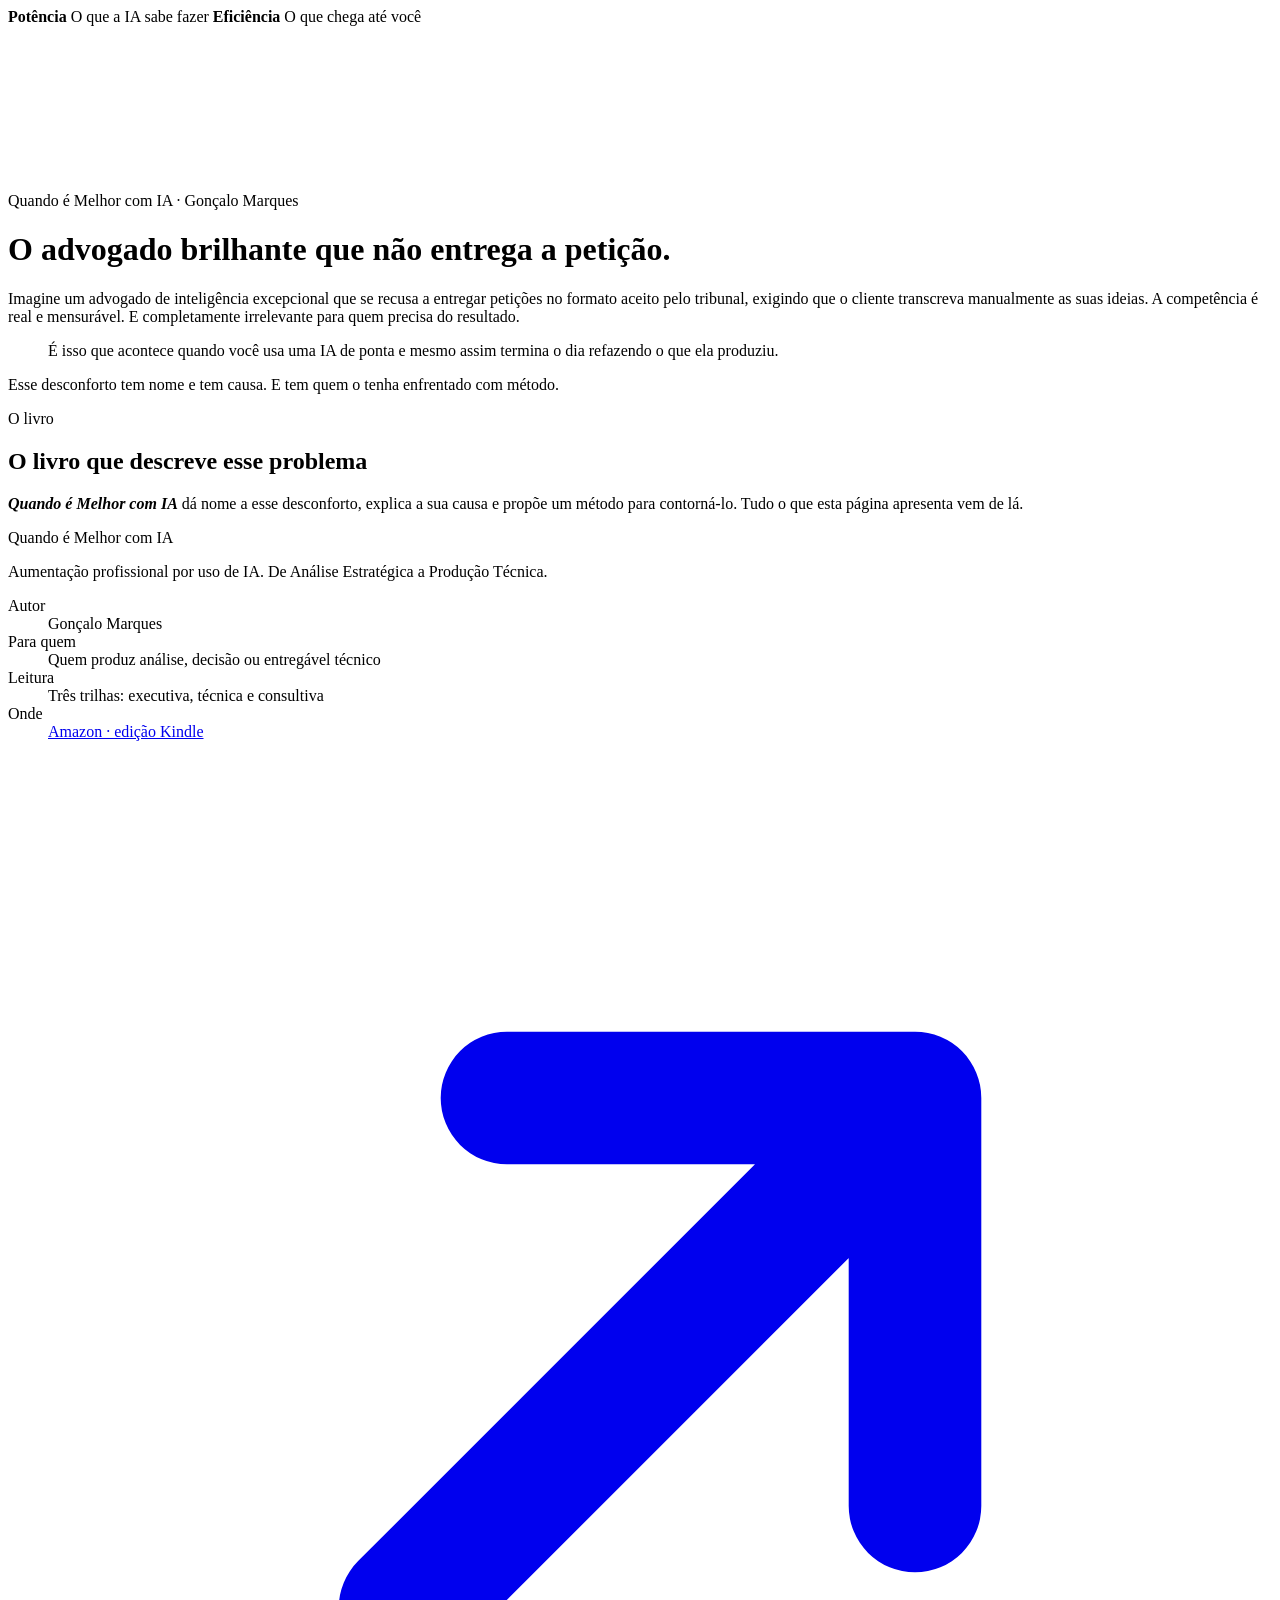
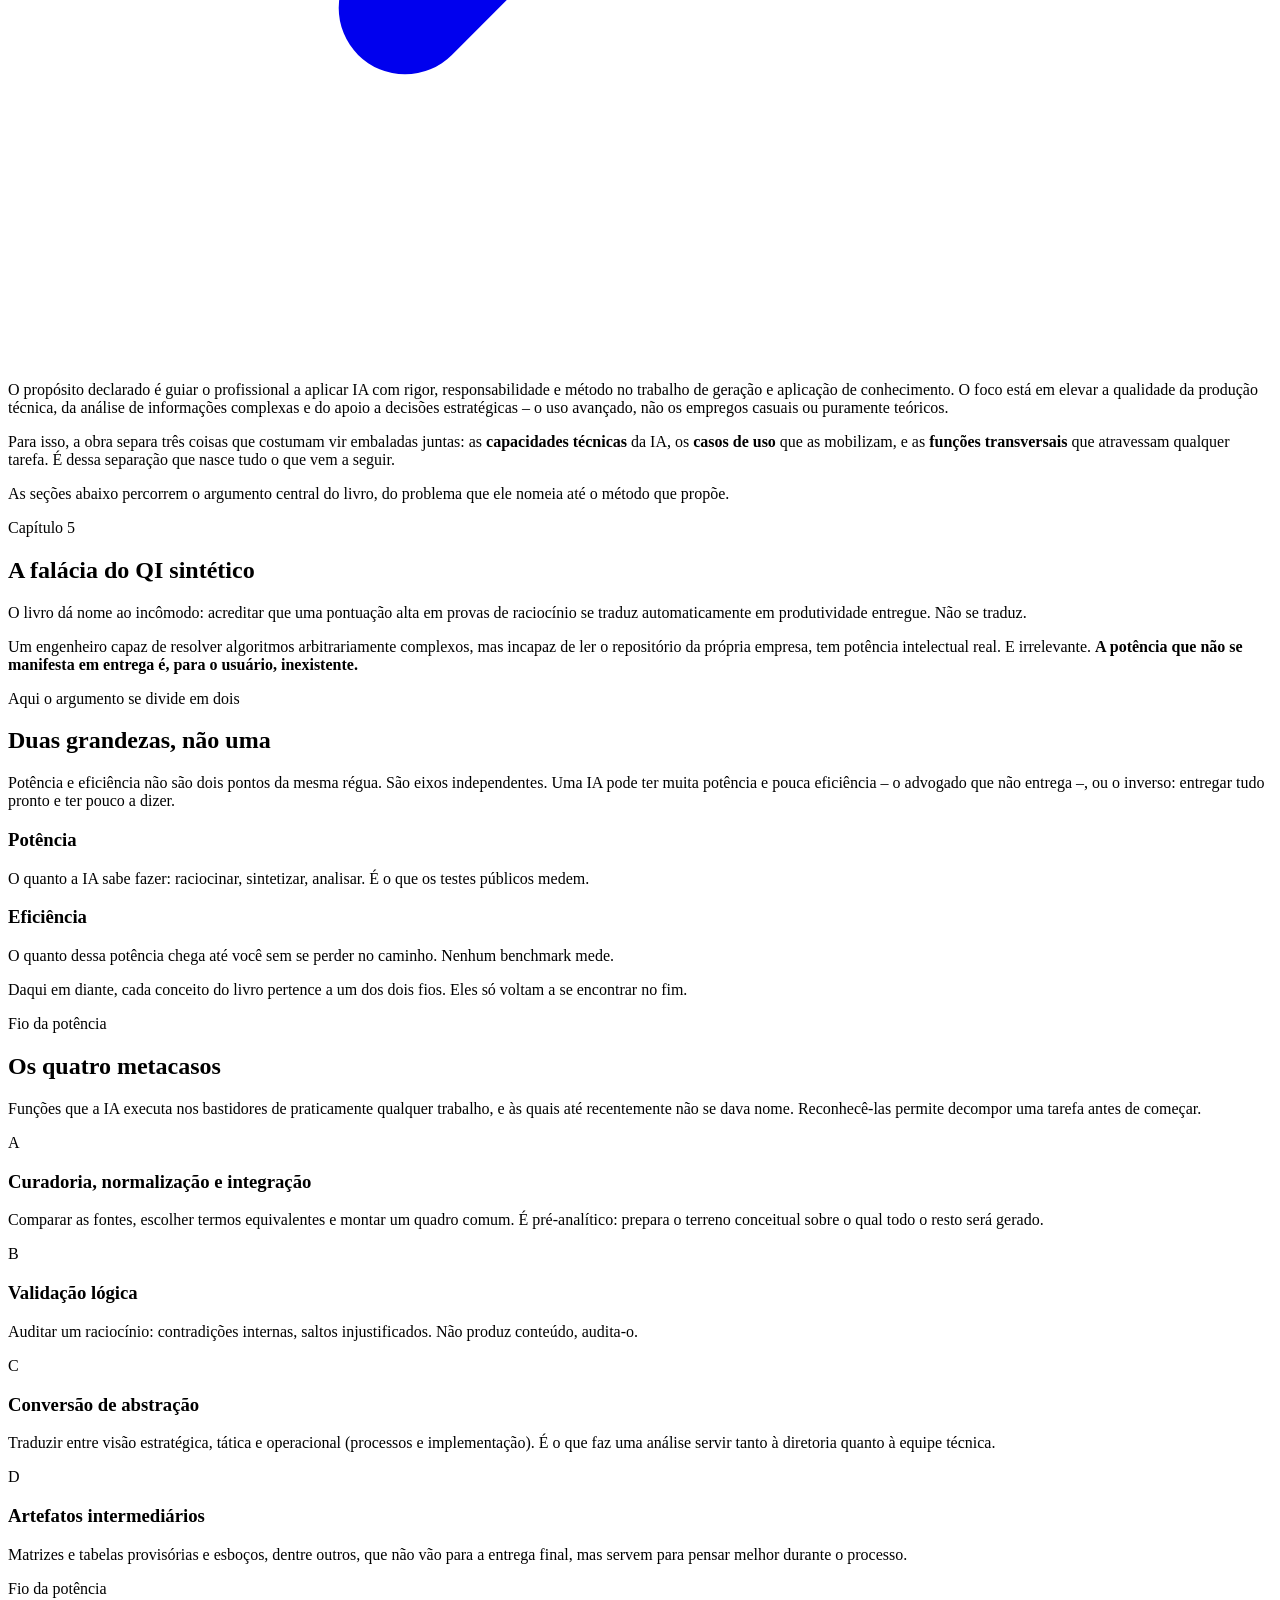
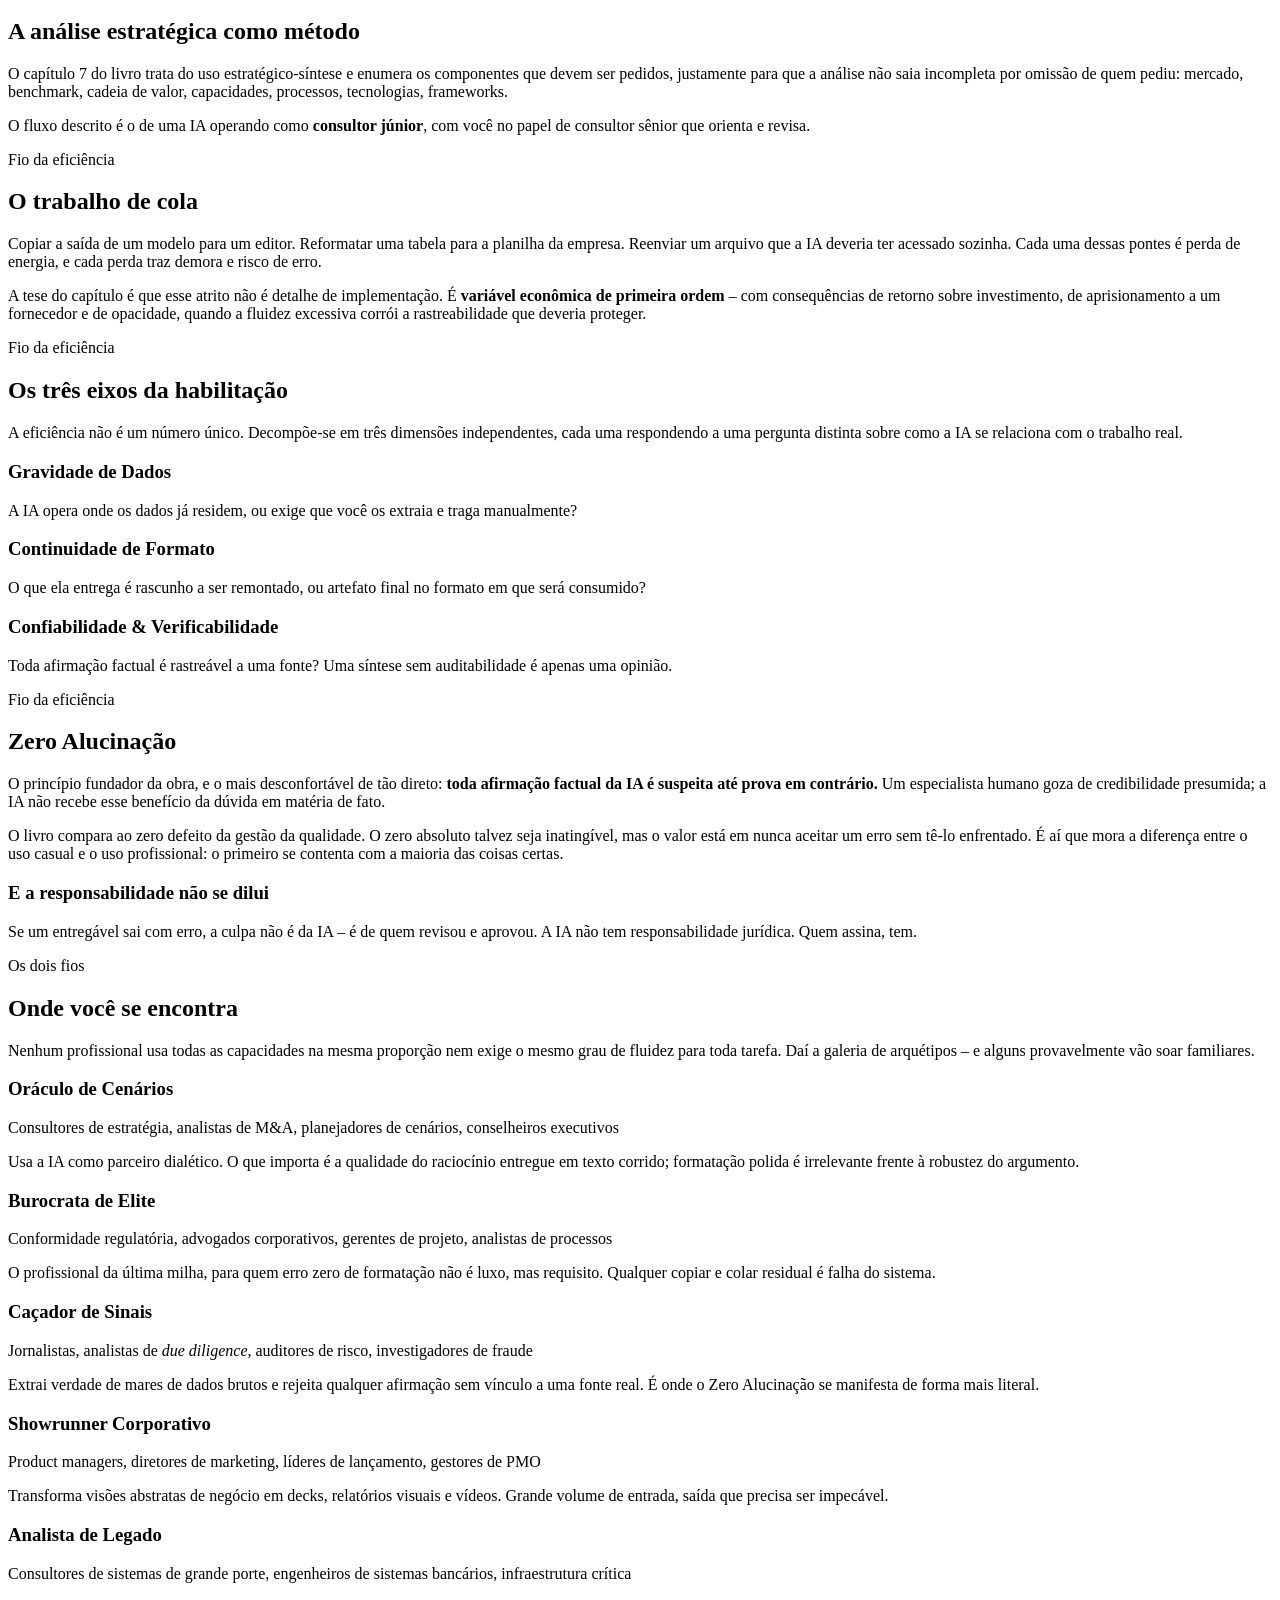
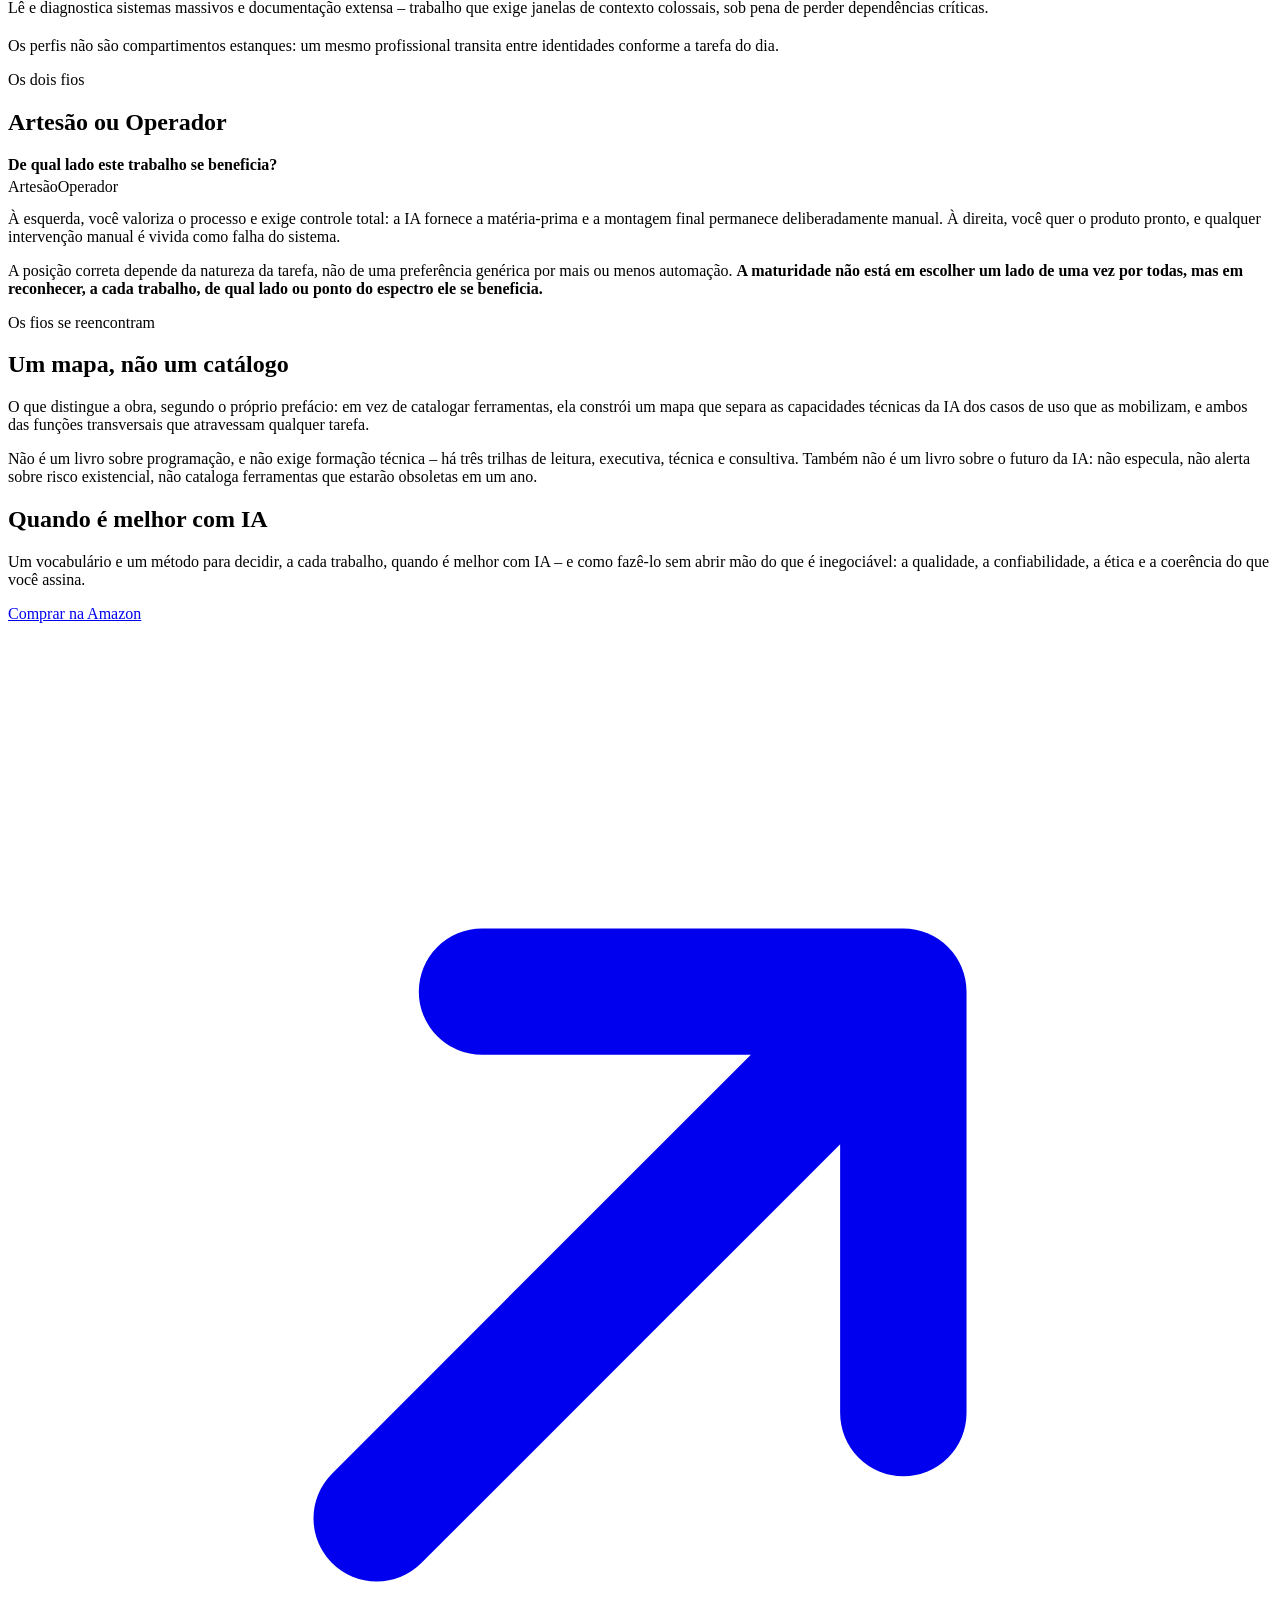
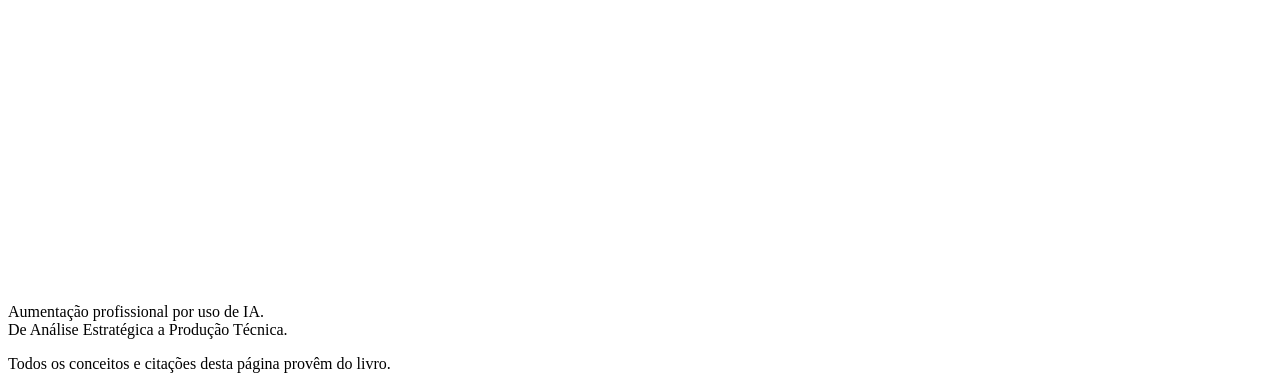
<file: artigos/fio-do-argumento.html>
<!-- Artigo: O fio do argumento. Fragmento injetado em #articleReader.
     Sem <html>/<head>/<style>/<script>: estilos em artigos/artigo.css,
     comportamento no bloco de script do index.html. -->
<div id="legend" aria-hidden="true">
  <b><i style="background:#818cf8"></i><span data-i18n="art.fio.legenda.p1" data-i18n-pt="Potência">Potência</span></b>
  <span data-i18n="art.fio.legenda.p2" data-i18n-pt="O que a IA sabe fazer">O que a IA sabe fazer</span>
  <b><i style="background:#7c3aed"></i><span data-i18n="art.fio.legenda.e1" data-i18n-pt="Eficiência">Eficiência</span></b>
  <span data-i18n="art.fio.legenda.e2" data-i18n-pt="O que chega até você">O que chega até você</span>
</div>

<div class="wrap">
  <svg id="rail" aria-hidden="true"></svg>
  <div class="col">

    <header class="hero">
      <p class="kicker" data-i18n="art.fio.hero.kick" data-i18n-pt="Quando é Melhor com IA · Gonçalo Marques">Quando é Melhor com IA · Gonçalo Marques</p>
      <h1 data-i18n="art.fio.hero.title" data-i18n-pt="O advogado brilhante que não entrega a petição.">O advogado brilhante que não entrega a petição.</h1>
      <p class="lede" data-i18n="art.fio.hero.lede" data-i18n-pt="Imagine um advogado de inteligência excepcional que se recusa a entregar petições no formato aceito pelo tribunal, exigindo que o cliente transcreva manualmente as suas ideias. A competência é real e mensurável. E completamente irrelevante para quem precisa do resultado.">Imagine um advogado de inteligência excepcional que se recusa a entregar petições no formato aceito pelo tribunal, exigindo que o cliente transcreva manualmente as suas ideias. A competência é real e mensurável. E completamente irrelevante para quem precisa do resultado.</p>
      <blockquote data-i18n="art.fio.hero.quote" data-i18n-pt="É isso que acontece quando você usa uma IA de ponta e mesmo assim termina o dia refazendo o que ela produziu.">É isso que acontece quando você usa uma IA de ponta e mesmo assim termina o dia refazendo o que ela produziu.</blockquote>
      <p class="bridge" data-i18n="art.fio.hero.bridge" data-i18n-pt="Esse desconforto tem nome e tem causa. E tem quem o tenha enfrentado com método.">Esse desconforto tem nome e tem causa. E tem quem o tenha enfrentado com método.</p>
    </header>

    <section class="node" id="n0">
      <span class="eyebrow" data-i18n="art.fio.livro.eye" data-i18n-pt="O livro">O livro</span>
      <h2 data-i18n="art.fio.livro.h" data-i18n-pt="O livro que descreve esse problema">O livro que descreve esse problema</h2>
      <p data-i18n="art.fio.livro.p0" data-i18n-html="1"><strong><em>Quando é Melhor com IA</em></strong> dá nome a esse desconforto, explica a sua causa e propõe um método para contorná-lo. Tudo o que esta página apresenta vem de lá.</p>
      <div class="intro">
        <div class="cover" role="img" aria-label="Quando é Melhor com IA – Gonçalo Marques"></div>
        <div>
          <p class="t" data-i18n="art.fio.livro.t" data-i18n-pt="Quando é Melhor com IA">Quando é Melhor com IA</p>
          <p class="s" data-i18n="art.fio.livro.s" data-i18n-pt="Aumentação profissional por uso de IA. De Análise Estratégica a Produção Técnica.">Aumentação profissional por uso de IA. De Análise Estratégica a Produção Técnica.</p>
          <dl>
            <dt data-i18n="art.fio.livro.k1" data-i18n-pt="Autor">Autor</dt><dd data-i18n="art.fio.livro.v1" data-i18n-pt="Gonçalo Marques">Gonçalo Marques</dd>
            <dt data-i18n="art.fio.livro.k2" data-i18n-pt="Para quem">Para quem</dt><dd data-i18n="art.fio.livro.v2" data-i18n-pt="Quem produz análise, decisão ou entregável técnico">Quem produz análise, decisão ou entregável técnico</dd>
            <dt data-i18n="art.fio.livro.k3" data-i18n-pt="Leitura">Leitura</dt><dd data-i18n="art.fio.livro.v3" data-i18n-pt="Três trilhas: executiva, técnica e consultiva">Três trilhas: executiva, técnica e consultiva</dd>
            <dt data-i18n="art.fio.livro.k4" data-i18n-pt="Onde">Onde</dt><dd><a class="src" href="https://www.amazon.com.br/dp/B0H7QR7DZ7" target="_blank" rel="noopener"><span data-i18n="art.fio.livro.v4" data-i18n-pt="Amazon · edição Kindle">Amazon · edição Kindle</span><svg viewBox="0 0 24 24" fill="none" stroke="currentColor" stroke-width="2.6" stroke-linecap="round" stroke-linejoin="round" aria-hidden="true"><path d="M7 17 17 7M9 7h8v8"/></svg></a></dd>
          </dl>
        </div>
      </div>
      <p data-i18n="art.fio.livro.p1" data-i18n-pt="O propósito declarado é guiar o profissional a aplicar IA com rigor, responsabilidade e método no trabalho de geração e aplicação de conhecimento. O foco está em elevar a qualidade da produção técnica, da análise de informações complexas e do apoio a decisões estratégicas – o uso avançado, não os empregos casuais ou puramente teóricos.">O propósito declarado é guiar o profissional a aplicar IA com rigor, responsabilidade e método no trabalho de geração e aplicação de conhecimento. O foco está em elevar a qualidade da produção técnica, da análise de informações complexas e do apoio a decisões estratégicas – o uso avançado, não os empregos casuais ou puramente teóricos.</p>
      <p data-i18n="art.fio.livro.p2" data-i18n-html="1">Para isso, a obra separa três coisas que costumam vir embaladas juntas: as <strong>capacidades técnicas</strong> da IA, os <strong>casos de uso</strong> que as mobilizam, e as <strong>funções transversais</strong> que atravessam qualquer tarefa. É dessa separação que nasce tudo o que vem a seguir.</p>
      <p class="quiet" data-i18n="art.fio.livro.p3" data-i18n-pt="As seções abaixo percorrem o argumento central do livro, do problema que ele nomeia até o método que propõe.">As seções abaixo percorrem o argumento central do livro, do problema que ele nomeia até o método que propõe.</p>
    </section>

    <section class="node" id="n1">
      <span class="eyebrow" data-i18n="art.fio.falacia.eye" data-i18n-pt="Capítulo 5">Capítulo 5</span>
      <h2 data-i18n="art.fio.falacia.h" data-i18n-pt="A falácia do QI sintético">A falácia do QI sintético</h2>
      <p data-i18n="art.fio.falacia.p1" data-i18n-pt="O livro dá nome ao incômodo: acreditar que uma pontuação alta em provas de raciocínio se traduz automaticamente em produtividade entregue. Não se traduz.">O livro dá nome ao incômodo: acreditar que uma pontuação alta em provas de raciocínio se traduz automaticamente em produtividade entregue. Não se traduz.</p>
      <p data-i18n="art.fio.falacia.p2" data-i18n-html="1">Um engenheiro capaz de resolver algoritmos arbitrariamente complexos, mas incapaz de ler o repositório da própria empresa, tem potência intelectual real. E irrelevante. <strong>A potência que não se manifesta em entrega é, para o usuário, inexistente.</strong></p>
    </section>

    <section class="node" id="n2">
      <span class="eyebrow" data-i18n="art.fio.grandezas.eye" data-i18n-pt="Aqui o argumento se divide em dois">Aqui o argumento se divide em dois</span>
      <h2 data-i18n="art.fio.grandezas.h" data-i18n-pt="Duas grandezas, não uma">Duas grandezas, não uma</h2>
      <p data-i18n="art.fio.grandezas.p1" data-i18n-pt="Potência e eficiência não são dois pontos da mesma régua. São eixos independentes. Uma IA pode ter muita potência e pouca eficiência – o advogado que não entrega –, ou o inverso: entregar tudo pronto e ter pouco a dizer.">Potência e eficiência não são dois pontos da mesma régua. São eixos independentes. Uma IA pode ter muita potência e pouca eficiência – o advogado que não entrega –, ou o inverso: entregar tudo pronto e ter pouco a dizer.</p>
      <div class="pair">
        <div class="pp"><h3 data-i18n="art.fio.grandezas.c1h" data-i18n-pt="Potência">Potência</h3><p data-i18n="art.fio.grandezas.c1p" data-i18n-pt="O quanto a IA sabe fazer: raciocinar, sintetizar, analisar. É o que os testes públicos medem.">O quanto a IA sabe fazer: raciocinar, sintetizar, analisar. É o que os testes públicos medem.</p></div>
        <div class="pe"><h3 data-i18n="art.fio.grandezas.c2h" data-i18n-pt="Eficiência">Eficiência</h3><p data-i18n="art.fio.grandezas.c2p" data-i18n-pt="O quanto dessa potência chega até você sem se perder no caminho. Nenhum benchmark mede.">O quanto dessa potência chega até você sem se perder no caminho. Nenhum benchmark mede.</p></div>
      </div>
      <p class="quiet" data-i18n="art.fio.grandezas.p2" data-i18n-pt="Daqui em diante, cada conceito do livro pertence a um dos dois fios. Eles só voltam a se encontrar no fim.">Daqui em diante, cada conceito do livro pertence a um dos dois fios. Eles só voltam a se encontrar no fim.</p>
    </section>

    <section class="node" id="n3">
      <span class="tag p" data-i18n="art.fio.tag.p" data-i18n-pt="Fio da potência">Fio da potência</span>
      <h2 data-i18n="art.fio.metacasos.h" data-i18n-pt="Os quatro metacasos">Os quatro metacasos</h2>
      <p data-i18n="art.fio.metacasos.p" data-i18n-pt="Funções que a IA executa nos bastidores de praticamente qualquer trabalho, e às quais até recentemente não se dava nome. Reconhecê-las permite decompor uma tarefa antes de começar.">Funções que a IA executa nos bastidores de praticamente qualquer trabalho, e às quais até recentemente não se dava nome. Reconhecê-las permite decompor uma tarefa antes de começar.</p>
      <div class="grid2">
        <div class="card"><span class="idx">A</span><h3 data-i18n="art.fio.metacasos.ah" data-i18n-pt="Curadoria, normalização e integração">Curadoria, normalização e integração</h3><p data-i18n="art.fio.metacasos.ap" data-i18n-pt="Comparar as fontes, escolher termos equivalentes e montar um quadro comum. É pré-analítico: prepara o terreno conceitual sobre o qual todo o resto será gerado.">Comparar as fontes, escolher termos equivalentes e montar um quadro comum. É pré-analítico: prepara o terreno conceitual sobre o qual todo o resto será gerado.</p></div>
        <div class="card"><span class="idx">B</span><h3 data-i18n="art.fio.metacasos.bh" data-i18n-pt="Validação lógica">Validação lógica</h3><p data-i18n="art.fio.metacasos.bp" data-i18n-pt="Auditar um raciocínio: contradições internas, saltos injustificados. Não produz conteúdo, audita-o.">Auditar um raciocínio: contradições internas, saltos injustificados. Não produz conteúdo, audita-o.</p></div>
        <div class="card"><span class="idx">C</span><h3 data-i18n="art.fio.metacasos.ch" data-i18n-pt="Conversão de abstração">Conversão de abstração</h3><p data-i18n="art.fio.metacasos.cp" data-i18n-pt="Traduzir entre visão estratégica, tática e operacional (processos e implementação). É o que faz uma análise servir tanto à diretoria quanto à equipe técnica.">Traduzir entre visão estratégica, tática e operacional (processos e implementação). É o que faz uma análise servir tanto à diretoria quanto à equipe técnica.</p></div>
        <div class="card"><span class="idx">D</span><h3 data-i18n="art.fio.metacasos.dh" data-i18n-pt="Artefatos intermediários">Artefatos intermediários</h3><p data-i18n="art.fio.metacasos.dp" data-i18n-pt="Matrizes e tabelas provisórias e esboços, dentre outros, que não vão para a entrega final, mas servem para pensar melhor durante o processo.">Matrizes e tabelas provisórias e esboços, dentre outros, que não vão para a entrega final, mas servem para pensar melhor durante o processo.</p></div>
      </div>
    </section>

    <section class="node" id="n4">
      <span class="tag p" data-i18n="art.fio.tag.p" data-i18n-pt="Fio da potência">Fio da potência</span>
      <h2 data-i18n="art.fio.analise.h" data-i18n-pt="A análise estratégica como método">A análise estratégica como método</h2>
      <p data-i18n="art.fio.analise.p1" data-i18n-pt="O capítulo 7 do livro trata do uso estratégico-síntese e enumera os componentes que devem ser pedidos, justamente para que a análise não saia incompleta por omissão de quem pediu: mercado, benchmark, cadeia de valor, capacidades, processos, tecnologias, frameworks.">O capítulo 7 do livro trata do uso estratégico-síntese e enumera os componentes que devem ser pedidos, justamente para que a análise não saia incompleta por omissão de quem pediu: mercado, benchmark, cadeia de valor, capacidades, processos, tecnologias, frameworks.</p>
      <p data-i18n="art.fio.analise.p2" data-i18n-html="1">O fluxo descrito é o de uma IA operando como <strong>consultor júnior</strong>, com você no papel de consultor sênior que orienta e revisa.</p>
    </section>

    <section class="node" id="n5">
      <span class="tag e" data-i18n="art.fio.tag.e" data-i18n-pt="Fio da eficiência">Fio da eficiência</span>
      <h2 data-i18n="art.fio.cola.h" data-i18n-pt="O trabalho de cola">O trabalho de cola</h2>
      <p data-i18n="art.fio.cola.p1" data-i18n-pt="Copiar a saída de um modelo para um editor. Reformatar uma tabela para a planilha da empresa. Reenviar um arquivo que a IA deveria ter acessado sozinha. Cada uma dessas pontes é perda de energia, e cada perda traz demora e risco de erro.">Copiar a saída de um modelo para um editor. Reformatar uma tabela para a planilha da empresa. Reenviar um arquivo que a IA deveria ter acessado sozinha. Cada uma dessas pontes é perda de energia, e cada perda traz demora e risco de erro.</p>
      <p data-i18n="art.fio.cola.p2" data-i18n-html="1">A tese do capítulo é que esse atrito não é detalhe de implementação. É <strong>variável econômica de primeira ordem</strong> – com consequências de retorno sobre investimento, de aprisionamento a um fornecedor e de opacidade, quando a fluidez excessiva corrói a rastreabilidade que deveria proteger.</p>
    </section>

    <section class="node" id="n6">
      <span class="tag e" data-i18n="art.fio.tag.e" data-i18n-pt="Fio da eficiência">Fio da eficiência</span>
      <h2 data-i18n="art.fio.eixos.h" data-i18n-pt="Os três eixos da habilitação">Os três eixos da habilitação</h2>
      <p data-i18n="art.fio.eixos.p" data-i18n-pt="A eficiência não é um número único. Decompõe-se em três dimensões independentes, cada uma respondendo a uma pergunta distinta sobre como a IA se relaciona com o trabalho real.">A eficiência não é um número único. Decompõe-se em três dimensões independentes, cada uma respondendo a uma pergunta distinta sobre como a IA se relaciona com o trabalho real.</p>
      <div class="axis"><h3 data-i18n="art.fio.eixos.a1h" data-i18n-pt="Gravidade de Dados">Gravidade de Dados</h3><p data-i18n="art.fio.eixos.a1p" data-i18n-pt="A IA opera onde os dados já residem, ou exige que você os extraia e traga manualmente?">A IA opera onde os dados já residem, ou exige que você os extraia e traga manualmente?</p></div>
      <div class="axis"><h3 data-i18n="art.fio.eixos.a2h" data-i18n-pt="Continuidade de Formato">Continuidade de Formato</h3><p data-i18n="art.fio.eixos.a2p" data-i18n-pt="O que ela entrega é rascunho a ser remontado, ou artefato final no formato em que será consumido?">O que ela entrega é rascunho a ser remontado, ou artefato final no formato em que será consumido?</p></div>
      <div class="axis"><h3 data-i18n="art.fio.eixos.a3h" data-i18n-pt="Confiabilidade &amp;amp; Verificabilidade">Confiabilidade &amp; Verificabilidade</h3><p data-i18n="art.fio.eixos.a3p" data-i18n-pt="Toda afirmação factual é rastreável a uma fonte? Uma síntese sem auditabilidade é apenas uma opinião.">Toda afirmação factual é rastreável a uma fonte? Uma síntese sem auditabilidade é apenas uma opinião.</p></div>
    </section>

    <section class="node" id="n7">
      <span class="tag e" data-i18n="art.fio.tag.e" data-i18n-pt="Fio da eficiência">Fio da eficiência</span>
      <h2 data-i18n="art.fio.alucinacao.h" data-i18n-pt="Zero Alucinação">Zero Alucinação</h2>
      <p data-i18n="art.fio.alucinacao.p1" data-i18n-html="1">O princípio fundador da obra, e o mais desconfortável de tão direto: <strong>toda afirmação factual da IA é suspeita até prova em contrário.</strong> Um especialista humano goza de credibilidade presumida; a IA não recebe esse benefício da dúvida em matéria de fato.</p>
      <p data-i18n="art.fio.alucinacao.p2" data-i18n-pt="O livro compara ao zero defeito da gestão da qualidade. O zero absoluto talvez seja inatingível, mas o valor está em nunca aceitar um erro sem tê-lo enfrentado. É aí que mora a diferença entre o uso casual e o uso profissional: o primeiro se contenta com a maioria das coisas certas.">O livro compara ao zero defeito da gestão da qualidade. O zero absoluto talvez seja inatingível, mas o valor está em nunca aceitar um erro sem tê-lo enfrentado. É aí que mora a diferença entre o uso casual e o uso profissional: o primeiro se contenta com a maioria das coisas certas.</p>
      <div class="card"><h3 data-i18n="art.fio.alucinacao.ch" data-i18n-pt="E a responsabilidade não se dilui">E a responsabilidade não se dilui</h3><p data-i18n="art.fio.alucinacao.cp" data-i18n-pt="Se um entregável sai com erro, a culpa não é da IA – é de quem revisou e aprovou. A IA não tem responsabilidade jurídica. Quem assina, tem.">Se um entregável sai com erro, a culpa não é da IA – é de quem revisou e aprovou. A IA não tem responsabilidade jurídica. Quem assina, tem.</p></div>
    </section>

    <section class="node" id="n8">
      <span class="tag b" data-i18n="art.fio.tag.b" data-i18n-pt="Os dois fios">Os dois fios</span>
      <h2 data-i18n="art.fio.arquetipos.h" data-i18n-pt="Onde você se encontra">Onde você se encontra</h2>
      <p data-i18n="art.fio.arquetipos.p" data-i18n-pt="Nenhum profissional usa todas as capacidades na mesma proporção nem exige o mesmo grau de fluidez para toda tarefa. Daí a galeria de arquétipos – e alguns provavelmente vão soar familiares.">Nenhum profissional usa todas as capacidades na mesma proporção nem exige o mesmo grau de fluidez para toda tarefa. Daí a galeria de arquétipos – e alguns provavelmente vão soar familiares.</p>
      <div class="arch"><h3 data-i18n="art.fio.arquetipos.a1.h" data-i18n-pt="Oráculo de Cenários">Oráculo de Cenários</h3><p class="who" data-i18n="art.fio.arquetipos.a1.w" data-i18n-pt="Consultores de estratégia, analistas de M&amp;amp;A, planejadores de cenários, conselheiros executivos">Consultores de estratégia, analistas de M&amp;A, planejadores de cenários, conselheiros executivos</p><p data-i18n="art.fio.arquetipos.a1.p" data-i18n-pt="Usa a IA como parceiro dialético. O que importa é a qualidade do raciocínio entregue em texto corrido; formatação polida é irrelevante frente à robustez do argumento.">Usa a IA como parceiro dialético. O que importa é a qualidade do raciocínio entregue em texto corrido; formatação polida é irrelevante frente à robustez do argumento.</p></div>
      <div class="arch"><h3 data-i18n="art.fio.arquetipos.a2.h" data-i18n-pt="Burocrata de Elite">Burocrata de Elite</h3><p class="who" data-i18n="art.fio.arquetipos.a2.w" data-i18n-pt="Conformidade regulatória, advogados corporativos, gerentes de projeto, analistas de processos">Conformidade regulatória, advogados corporativos, gerentes de projeto, analistas de processos</p><p data-i18n="art.fio.arquetipos.a2.p" data-i18n-pt="O profissional da última milha, para quem erro zero de formatação não é luxo, mas requisito. Qualquer copiar e colar residual é falha do sistema.">O profissional da última milha, para quem erro zero de formatação não é luxo, mas requisito. Qualquer copiar e colar residual é falha do sistema.</p></div>
      <div class="arch"><h3 data-i18n="art.fio.arquetipos.a3.h" data-i18n-pt="Caçador de Sinais">Caçador de Sinais</h3><p class="who" data-i18n="art.fio.arquetipos.a3.w" data-i18n-html="1">Jornalistas, analistas de <em>due diligence</em>, auditores de risco, investigadores de fraude</p><p data-i18n="art.fio.arquetipos.a3.p" data-i18n-pt="Extrai verdade de mares de dados brutos e rejeita qualquer afirmação sem vínculo a uma fonte real. É onde o Zero Alucinação se manifesta de forma mais literal.">Extrai verdade de mares de dados brutos e rejeita qualquer afirmação sem vínculo a uma fonte real. É onde o Zero Alucinação se manifesta de forma mais literal.</p></div>
      <div class="arch"><h3 data-i18n="art.fio.arquetipos.a4.h" data-i18n-pt="Showrunner Corporativo">Showrunner Corporativo</h3><p class="who" data-i18n="art.fio.arquetipos.a4.w" data-i18n-pt="Product managers, diretores de marketing, líderes de lançamento, gestores de PMO">Product managers, diretores de marketing, líderes de lançamento, gestores de PMO</p><p data-i18n="art.fio.arquetipos.a4.p" data-i18n-pt="Transforma visões abstratas de negócio em decks, relatórios visuais e vídeos. Grande volume de entrada, saída que precisa ser impecável.">Transforma visões abstratas de negócio em decks, relatórios visuais e vídeos. Grande volume de entrada, saída que precisa ser impecável.</p></div>
      <div class="arch"><h3 data-i18n="art.fio.arquetipos.a5.h" data-i18n-pt="Analista de Legado">Analista de Legado</h3><p class="who" data-i18n="art.fio.arquetipos.a5.w" data-i18n-pt="Consultores de sistemas de grande porte, engenheiros de sistemas bancários, infraestrutura crítica">Consultores de sistemas de grande porte, engenheiros de sistemas bancários, infraestrutura crítica</p><p data-i18n="art.fio.arquetipos.a5.p" data-i18n-pt="Lê e diagnostica sistemas massivos e documentação extensa – trabalho que exige janelas de contexto colossais, sob pena de perder dependências críticas.">Lê e diagnostica sistemas massivos e documentação extensa – trabalho que exige janelas de contexto colossais, sob pena de perder dependências críticas.</p></div>
      <p class="quiet" style="margin-top:20px" data-i18n="art.fio.arquetipos.q" data-i18n-pt="Os perfis não são compartimentos estanques: um mesmo profissional transita entre identidades conforme a tarefa do dia.">Os perfis não são compartimentos estanques: um mesmo profissional transita entre identidades conforme a tarefa do dia.</p>
    </section>

    <section class="node" id="n9">
      <span class="tag b" data-i18n="art.fio.tag.b" data-i18n-pt="Os dois fios">Os dois fios</span>
      <h2 data-i18n="art.fio.artesao.h" data-i18n-pt="Artesão ou Operador">Artesão ou Operador</h2>
      <div class="spec">
        <p style="margin:0 0 4px"><strong data-i18n="art.fio.artesao.q" data-i18n-pt="De qual lado este trabalho se beneficia?">De qual lado este trabalho se beneficia?</strong></p>
        <div class="bar"></div>
        <div class="ends"><span data-i18n="art.fio.artesao.e1" data-i18n-pt="Artesão">Artesão</span><span data-i18n="art.fio.artesao.e2" data-i18n-pt="Operador">Operador</span></div>
        <p class="quiet" style="margin:14px 0 0" data-i18n="art.fio.artesao.p1" data-i18n-pt="À esquerda, você valoriza o processo e exige controle total: a IA fornece a matéria-prima e a montagem final permanece deliberadamente manual. À direita, você quer o produto pronto, e qualquer intervenção manual é vivida como falha do sistema.">À esquerda, você valoriza o processo e exige controle total: a IA fornece a matéria-prima e a montagem final permanece deliberadamente manual. À direita, você quer o produto pronto, e qualquer intervenção manual é vivida como falha do sistema.</p>
      </div>
      <p data-i18n="art.fio.artesao.p2" data-i18n-html="1">A posição correta depende da natureza da tarefa, não de uma preferência genérica por mais ou menos automação. <strong>A maturidade não está em escolher um lado de uma vez por todas, mas em reconhecer, a cada trabalho, de qual lado ou ponto do espectro ele se beneficia.</strong></p>
    </section>

    <section class="node" id="n10">
      <span class="eyebrow" data-i18n="art.fio.mapa.eye" data-i18n-pt="Os fios se reencontram">Os fios se reencontram</span>
      <h2 data-i18n="art.fio.mapa.h" data-i18n-pt="Um mapa, não um catálogo">Um mapa, não um catálogo</h2>
      <p data-i18n="art.fio.mapa.p1" data-i18n-pt="O que distingue a obra, segundo o próprio prefácio: em vez de catalogar ferramentas, ela constrói um mapa que separa as capacidades técnicas da IA dos casos de uso que as mobilizam, e ambos das funções transversais que atravessam qualquer tarefa.">O que distingue a obra, segundo o próprio prefácio: em vez de catalogar ferramentas, ela constrói um mapa que separa as capacidades técnicas da IA dos casos de uso que as mobilizam, e ambos das funções transversais que atravessam qualquer tarefa.</p>
      <p data-i18n="art.fio.mapa.p2" data-i18n-pt="Não é um livro sobre programação, e não exige formação técnica – há três trilhas de leitura, executiva, técnica e consultiva. Também não é um livro sobre o futuro da IA: não especula, não alerta sobre risco existencial, não cataloga ferramentas que estarão obsoletas em um ano.">Não é um livro sobre programação, e não exige formação técnica – há três trilhas de leitura, executiva, técnica e consultiva. Também não é um livro sobre o futuro da IA: não especula, não alerta sobre risco existencial, não cataloga ferramentas que estarão obsoletas em um ano.</p>
      <div class="close">
        <div class="cover" role="img" aria-label="Quando é Melhor com IA – Gonçalo Marques"></div>
        <div>
          <h2 data-i18n="art.fio.cta.h" data-i18n-pt="Quando é melhor com IA">Quando é melhor com IA</h2>
          <p data-i18n="art.fio.cta.p" data-i18n-pt="Um vocabulário e um método para decidir, a cada trabalho, quando é melhor com IA – e como fazê-lo sem abrir mão do que é inegociável: a qualidade, a confiabilidade, a ética e a coerência do que você assina.">Um vocabulário e um método para decidir, a cada trabalho, quando é melhor com IA – e como fazê-lo sem abrir mão do que é inegociável: a qualidade, a confiabilidade, a ética e a coerência do que você assina.</p>
          <a class="buy" href="https://www.amazon.com.br/dp/B0H7QR7DZ7" target="_blank" rel="noopener">
            <span data-i18n="art.fio.cta.buy" data-i18n-pt="Comprar na Amazon">Comprar na Amazon</span>
            <svg viewBox="0 0 24 24" fill="none" stroke="currentColor" stroke-width="2.4" stroke-linecap="round" stroke-linejoin="round" aria-hidden="true"><path d="M7 17 17 7M9 7h8v8"/></svg>
          </a>
          <p class="fine" data-i18n="art.fio.cta.fine" data-i18n-pt="Aumentação profissional por uso de IA.&lt;br&gt;De Análise Estratégica a Produção Técnica." data-i18n-html="1">Aumentação profissional por uso de IA.<br>De Análise Estratégica a Produção Técnica.</p>
        </div>
      </div>
    </section>

    <footer data-i18n="art.fio.rodape" data-i18n-pt="Todos os conceitos e citações desta página provêm do livro.">Todos os conceitos e citações desta página provêm do livro.</footer>
  </div>
</div>
</file>
